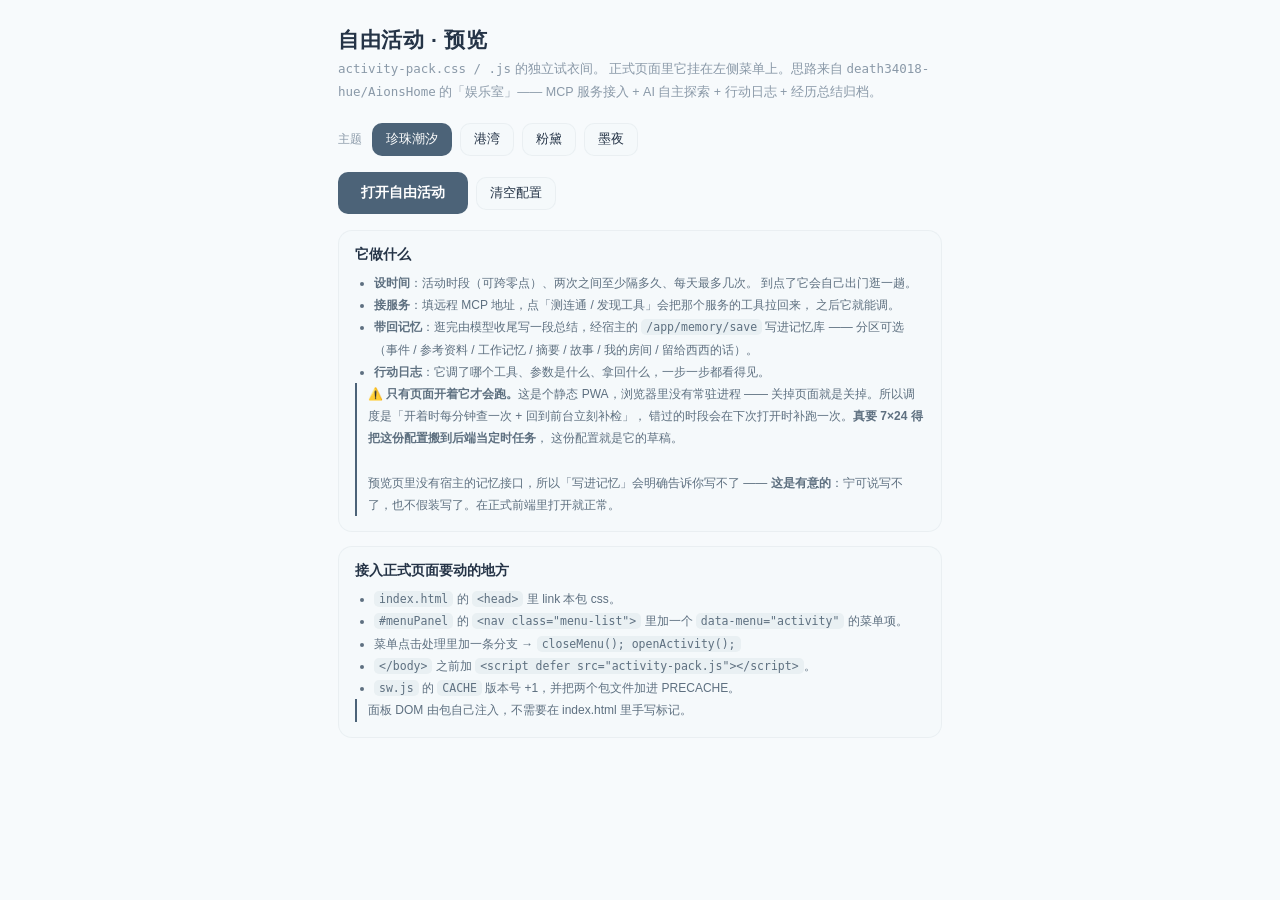
<file: activity-preview.html>
<!DOCTYPE html>
<html lang="zh-CN" data-theme="light">
<head>
<meta charset="utf-8">
<meta name="viewport" content="width=device-width,initial-scale=1,viewport-fit=cover">
<title>自由活动 · 预览（Tidal Echo）</title>
<link rel="stylesheet" href="activity-pack.css">
<style>
/* 四套主题的调色板，原样搬自 index.html —— 预览里的配色就是正式页面的配色 */
:root{
  --ref-width: 941px;
  --font-cn: -apple-system, BlinkMacSystemFont, "PingFang SC", "HarmonyOS Sans SC", "Microsoft YaHei", "Segoe UI", sans-serif;
  --font-en: ui-monospace, SFMono-Regular, "SF Mono", Menlo, Consolas, monospace;
  --ease-soft: cubic-bezier(0.22, 1, 0.36, 1);
  --bg:#F7FAFC; --hairline:rgba(120,142,165,.24);
  --text:#253447; --text-soft:#5E7080; --text-faint:#8A99A8;
  --accent:#4C6378; --accent-fg:#ffffff;
  --field-bg:rgba(247,250,252,.92); --field-line:rgba(151,169,181,.18);
  --card-bg:rgba(244,248,250,.42); --card-line:rgba(150,168,182,.12);
  --seg-track:rgba(140,160,176,.11); --seg-thumb:rgba(255,255,255,.68);
  --seg-thumb-shadow:0 2px 8px rgba(40,60,78,.08);
  --row-press:rgba(140,160,176,.09);
}
:root[data-theme="harbor"]{
  --bg:#F4F2EF; --hairline:rgba(74,93,108,.20);
  --text:#36404B; --text-soft:#5E6B78; --text-faint:#9197A0;
  --accent:#4A5D6C; --field-bg:rgba(244,242,239,.92);
}
:root[data-theme="pink"]{
  --bg:#FFF4F8; --hairline:rgba(212,120,158,.22);
  --text:#4A2B39; --text-soft:#8A5A6E; --text-faint:#B08D9C;
  --accent:#E8558F; --field-bg:rgba(255,255,255,.86); --field-line:rgba(212,120,158,.20);
  --card-bg:rgba(255,255,255,.60); --card-line:rgba(212,120,158,.14);
  --seg-track:rgba(224,150,182,.18); --seg-thumb:rgba(255,255,255,.86);
}
:root[data-theme="dark"]{
  --bg:#0F0F12; --hairline:rgba(255,255,255,.10);
  --text:#EDEDF2; --text-soft:#A8A8B4; --text-faint:#75757F;
  --accent:#C9A9E0; --accent-fg:#17171C;
  --field-bg:rgba(255,255,255,.06); --field-line:rgba(255,255,255,.10);
  --card-bg:rgba(255,255,255,.05); --card-line:rgba(255,255,255,.09);
  --seg-track:rgba(255,255,255,.08); --seg-thumb:rgba(255,255,255,.18);
}
*{ box-sizing:border-box; }
html,body{ height:100%; }
body{ margin:0; background:var(--bg); color:var(--text); font-family:var(--font-cn); -webkit-font-smoothing:antialiased; }
.pv-wrap{ max-width:640px; margin:0 auto; padding:26px 18px 40px; }
.pv-h1{ font-size:21px; font-weight:600; letter-spacing:.03em; margin:0 0 4px; }
.pv-sub{ font-size:12.5px; color:var(--text-faint); line-height:1.8; margin:0 0 20px; }
.pv-row{ display:flex; align-items:center; gap:8px; flex-wrap:wrap; margin-bottom:16px; }
.pv-lab{ font-size:11.5px; color:var(--text-faint); margin-right:2px; }
.pv-btn{
  appearance:none; border:1px solid var(--card-line); background:var(--card-bg);
  color:var(--text); border-radius:10px; padding:7px 13px; font-size:12.5px;
  cursor:pointer; font-family:var(--font-cn);
}
.pv-btn:hover{ border-color:var(--accent); }
.pv-btn.on{ background:var(--accent); color:var(--accent-fg); border-color:transparent; }
.pv-btn.primary{ background:var(--accent); color:var(--accent-fg); border-color:transparent; padding:11px 22px; font-size:13.5px; font-weight:600; }
.pv-card{ border:1px solid var(--card-line); background:var(--card-bg); border-radius:14px; padding:15px 16px; margin-bottom:14px; }
.pv-card h3{ font-size:13.5px; margin:0 0 8px; font-weight:600; }
.pv-card p, .pv-card li{ font-size:12px; line-height:1.85; color:var(--text-soft); margin:0; }
.pv-card ul{ margin:6px 0 0; padding-left:19px; }
.pv-card code{ font-family:var(--font-en); font-size:11.5px; background:var(--seg-track); border-radius:5px; padding:1px 5px; }
.pv-k{ color:var(--text); font-weight:600; }
.pv-note{ font-size:11.5px; line-height:1.8; color:var(--text-faint); border-left:2.5px solid var(--accent); padding-left:11px; margin-top:14px; }
</style>
</head>
<body>

<div class="pv-wrap">
  <h1 class="pv-h1">自由活动 · 预览</h1>
  <p class="pv-sub">
    <code style="font-family:var(--font-en)">activity-pack.css / .js</code> 的独立试衣间。
    正式页面里它挂在左侧菜单上。思路来自
    <code style="font-family:var(--font-en)">death34018-hue/AionsHome</code> 的「娱乐室」——
    MCP 服务接入 + AI 自主探索 + 行动日志 + 经历总结归档。
  </p>

  <div class="pv-row">
    <span class="pv-lab">主题</span>
    <button class="pv-btn on" data-theme="light">珍珠潮汐</button>
    <button class="pv-btn" data-theme="harbor">港湾</button>
    <button class="pv-btn" data-theme="pink">粉黛</button>
    <button class="pv-btn" data-theme="dark">墨夜</button>
  </div>
  <div class="pv-row">
    <button class="pv-btn primary" data-open>打开自由活动</button>
    <button class="pv-btn" data-reset>清空配置</button>
  </div>

  <div class="pv-card">
    <h3>它做什么</h3>
    <ul>
      <li><b>设时间</b>：活动时段（可跨零点）、两次之间至少隔多久、每天最多几次。
          到点了它会自己出门逛一趟。</li>
      <li><b>接服务</b>：填远程 MCP 地址，点「测连通 / 发现工具」会把那个服务的工具拉回来，
          之后它就能调。</li>
      <li><b>带回记忆</b>：逛完由模型收尾写一段总结，经宿主的
          <code>/app/memory/save</code> 写进记忆库 —— 分区可选
          （事件 / 参考资料 / 工作记忆 / 摘要 / 故事 / 我的房间 / 留给西西的话）。</li>
      <li><b>行动日志</b>：它调了哪个工具、参数是什么、拿回什么，一步一步都看得见。</li>
    </ul>
    <p class="pv-note">
      <b>⚠️ 只有页面开着它才会跑。</b>这是个静态 PWA，浏览器里没有常驻进程 ——
      关掉页面就是关掉。所以调度是「开着时每分钟查一次 + 回到前台立刻补检」，
      错过的时段会在下次打开时补跑一次。<b>真要 7×24 得把这份配置搬到后端当定时任务</b>，
      这份配置就是它的草稿。
      <br><br>
      预览页里没有宿主的记忆接口，所以「写进记忆」会明确告诉你写不了 ——
      <b>这是有意的</b>：宁可说写不了，也不假装写了。在正式前端里打开就正常。
    </p>
  </div>

  <div class="pv-card">
    <h3>接入正式页面要动的地方</h3>
    <ul>
      <li><code>index.html</code> 的 <code>&lt;head&gt;</code> 里 link 本包 css。</li>
      <li><code>#menuPanel</code> 的 <code>&lt;nav class="menu-list"&gt;</code> 里加一个 <code>data-menu="activity"</code> 的菜单项。</li>
      <li>菜单点击处理里加一条分支 → <code>closeMenu(); openActivity();</code></li>
      <li><code>&lt;/body&gt;</code> 之前加 <code>&lt;script defer src="activity-pack.js"&gt;&lt;/script&gt;</code>。</li>
      <li><code>sw.js</code> 的 <code>CACHE</code> 版本号 +1，并把两个包文件加进 PRECACHE。</li>
    </ul>
    <p class="pv-note">面板 DOM 由包自己注入，不需要在 index.html 里手写标记。</p>
  </div>
</div>

<script src="activity-pack.js" defer></script>
<script>
/* ⚠️ 选择器必须写 button[data-theme] —— <html> 自身带 data-theme，
   用裸的 "[data-theme]" 配 closest() 会把每一次点击都判成切主题。 */
document.addEventListener("click", (e) => {
  const t = e.target.closest("button[data-theme]");
  if (t){
    document.documentElement.setAttribute("data-theme", t.dataset.theme);
    document.querySelectorAll("button[data-theme]").forEach((b) => b.classList.toggle("on", b === t));
    return;
  }
  if (e.target.closest("[data-open]")){ if (window.openActivity) window.openActivity(); return; }
  if (e.target.closest("[data-reset]")){
    try { localStorage.removeItem("companion_activity"); } catch (_) {}
    if (window.ActivityPanel) { window.ActivityPanel._load(); window.ActivityPanel._render(); }
    return;
  }
});
</script>
</body>
</html>
</file>
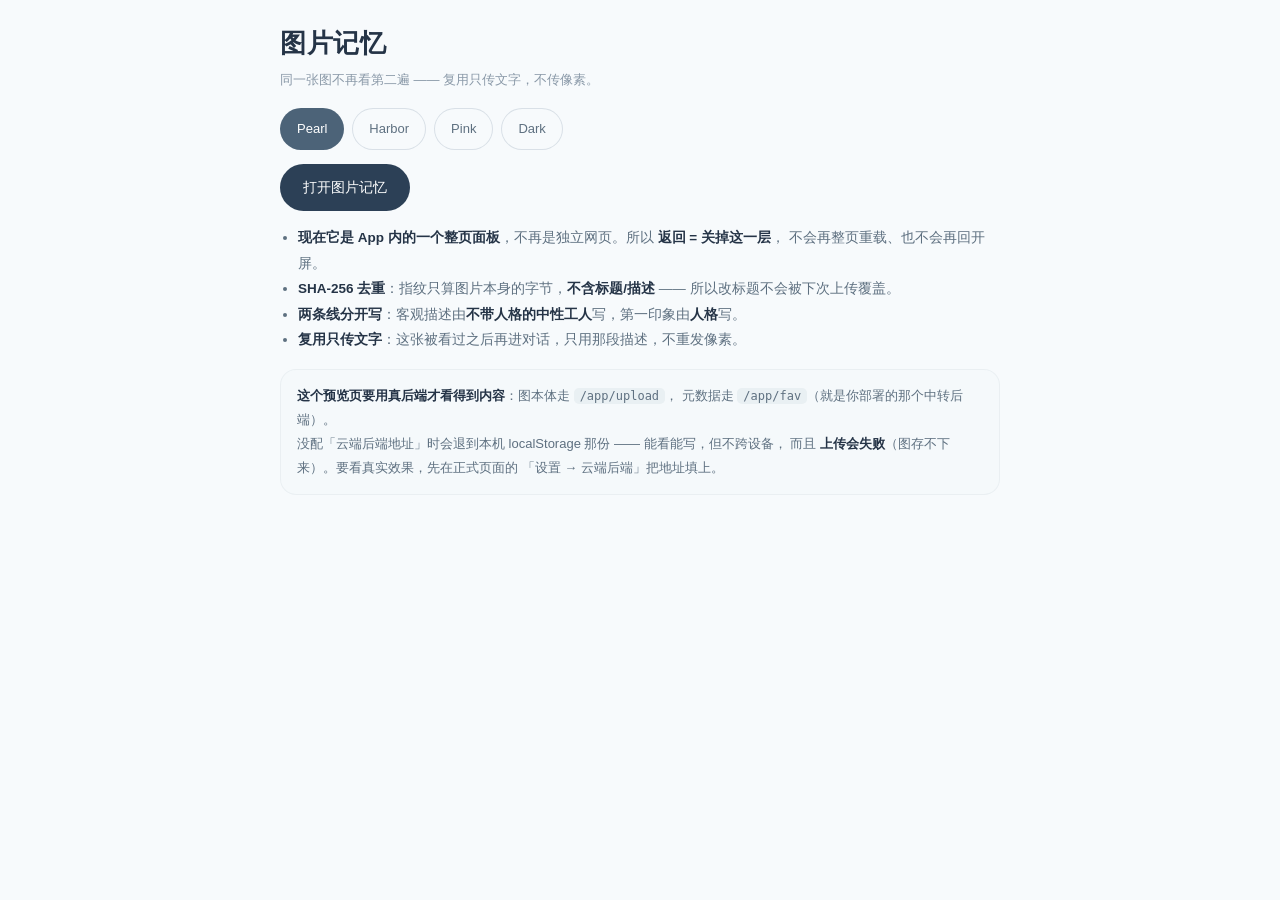
<file: album-preview.html>
<!DOCTYPE html>
<html lang="zh-CN" data-theme="light">
<head>
<meta charset="utf-8">
<meta name="viewport" content="width=device-width,initial-scale=1,viewport-fit=cover">
<title>图片记忆 · 预览（Tidal Echo）</title>

<!-- 本体（与 index.html 引用的是同一份） -->
<link rel="stylesheet" href="album-pack.css">

<style>
/* 四套主题（与宿主 index.html 同一张色板）—— 面板里的颜色全部来自这些变量 */
:root{
  --ref-width: 941px;
  --font-cn: -apple-system, BlinkMacSystemFont, "PingFang SC", "HarmonyOS Sans SC", "Microsoft YaHei", "Segoe UI", sans-serif;
  --font-en: ui-monospace, SFMono-Regular, "SF Mono", Menlo, Consolas, monospace;
  --ease-soft: cubic-bezier(0.22, 1, 0.36, 1);
  --bg: #F7FAFC; --header-bg: #F7FAFC;
  --hairline: rgba(120,142,165,.24);
  --text: #253447; --text-soft: #5E7080; --text-faint: #8A99A8;
  --accent: #4C6378; --accent-fg: #ffffff; --send-bg: #2C4056;
  --field-bg: rgba(247,250,252,.92); --field-line: rgba(151,169,181,.18);
  --shadow: 0 18px 46px rgba(74,93,108,.10);
  --card-bg: rgba(244,248,250,.42); --card-line: rgba(150,168,182,.12);
  --seg-track: rgba(140,160,176,.11);
  --wall-stack: url("chat-light.webp");
  --scrim: linear-gradient(180deg,rgba(255,255,255,.48),rgba(255,255,255,.16) 32%,rgba(255,255,255,.06) 66%,rgba(255,255,255,.30));
}
:root[data-theme="harbor"]{
  --bg:#F4F2EF; --hairline:rgba(74,93,108,.20);
  --text:#36404B; --text-soft:#5E6B78; --text-faint:#9197A0;
  --accent:#4A5D6C; --send-bg:#4A5D6C;
  --field-bg:rgba(244,242,239,.92);
  --wall-stack: url("chat-harbor.webp");
  --scrim: linear-gradient(180deg,rgba(255,255,255,.44),rgba(255,255,255,.12) 34%,rgba(255,255,255,.04) 68%,rgba(255,255,255,.26));
}
:root[data-theme="pink"]{
  --bg:#FFF4F8; --hairline:rgba(212,120,158,.22);
  --text:#4A2B39; --text-soft:#8A5A6E; --text-faint:#B08D9C;
  --accent:#E8558F; --send-bg:#E8558F; --accent-fg:#ffffff;
  --field-bg:rgba(255,255,255,.86); --field-line:rgba(212,120,158,.20);
  --card-bg:rgba(255,255,255,.60); --card-line:rgba(212,120,158,.14);
  --seg-track:rgba(224,150,182,.18);
  --wall-stack: url("chat-pink.png");
  --scrim: linear-gradient(180deg,rgba(255,255,255,.40),rgba(255,255,255,.10) 36%,rgba(255,240,246,.26));
}
:root[data-theme="dark"]{
  --bg:#0F0F12; --hairline:rgba(255,255,255,.10);
  --text:#EDEDF2; --text-soft:#A8A8B4; --text-faint:#75757F;
  --accent:#C9A9E0; --send-bg:#C9A9E0; --accent-fg:#17171C;
  --field-bg:rgba(255,255,255,.06); --field-line:rgba(255,255,255,.10);
  --card-bg:rgba(255,255,255,.05); --card-line:rgba(255,255,255,.09);
  --seg-track:rgba(255,255,255,.08);
  --wall-stack: url("chat-dark.png");
  --scrim: linear-gradient(180deg,rgba(0,0,0,.30),rgba(0,0,0,.12) 40%,rgba(0,0,0,.35));
}

/* ── 预览外壳 ── */
*{ box-sizing:border-box; -webkit-tap-highlight-color:transparent; }
html,body{ margin:0; padding:0; }
body{
  background-color:var(--bg); color:var(--text); font-family:var(--font-cn);
  font-size:15px; line-height:1.65; -webkit-font-smoothing:antialiased; min-height:100vh;
}
.pv{ max-width:760px; margin:0 auto; padding:calc(env(safe-area-inset-top) + 22px) 20px 60px; }
.pv h1{ font-size:26px; margin:0 0 4px; letter-spacing:.02em; }
.pv .sub{ color:var(--text-faint); font-size:13px; margin:0 0 18px; }
.pv .row{ display:flex; gap:8px; flex-wrap:wrap; margin-bottom:14px; }
.pv button{
  font:inherit; font-size:13px; padding:9px 16px; border-radius:999px; cursor:pointer;
  border:1px solid var(--hairline); background:var(--field-bg); color:var(--text-soft);
}
.pv button.on{ background:var(--accent); color:var(--accent-fg); border-color:transparent; }
.pv .go{ background:var(--send-bg); color:var(--accent-fg); border-color:transparent; font-size:14px; padding:11px 22px; }
.pv ul{ margin:0 0 16px 18px; padding:0; font-size:13.5px; line-height:1.9; color:var(--text-soft); }
.pv li b{ color:var(--text); }
.pv .box{
  border:1px solid var(--card-line); background:var(--card-bg); border-radius:16px;
  padding:14px 16px; margin-bottom:14px; font-size:13px; line-height:1.85; color:var(--text-soft);
}
.pv .box b{ color:var(--text); }
.pv code{ background:var(--seg-track); border-radius:5px; padding:1px 6px; font-size:12px; }
</style>
</head>
<body>
<div class="pv">
  <h1>图片记忆</h1>
  <div class="sub">同一张图不再看第二遍 —— 复用只传文字，不传像素。</div>

  <div class="row">
    <button data-theme="light" class="on">Pearl</button>
    <button data-theme="harbor">Harbor</button>
    <button data-theme="pink">Pink</button>
    <button data-theme="dark">Dark</button>
  </div>
  <div class="row">
    <button class="go" data-open>打开图片记忆</button>
  </div>

  <ul>
    <li><b>现在它是 App 内的一个整页面板</b>，不再是独立网页。所以 <b>返回 = 关掉这一层</b>，
      不会再整页重载、也不会再回开屏。</li>
    <li><b>SHA-256 去重</b>：指纹只算图片本身的字节，<b>不含标题/描述</b> ——
      所以改标题不会被下次上传覆盖。</li>
    <li><b>两条线分开写</b>：客观描述由<b>不带人格的中性工人</b>写，第一印象由<b>人格</b>写。</li>
    <li><b>复用只传文字</b>：这张被看过之后再进对话，只用那段描述，不重发像素。</li>
  </ul>

  <div class="box">
    <b>这个预览页要用真后端才看得到内容</b>：图本体走 <code>/app/upload</code>，
    元数据走 <code>/app/fav</code>（就是你部署的那个中转后端）。<br>
    没配「云端后端地址」时会退到本机 localStorage 那份 —— 能看能写，但不跨设备，
    而且 <b>上传会失败</b>（图存不下来）。要看真实效果，先在正式页面的
    「设置 → 云端后端」把地址填上。
  </div>
</div>

<script src="media-store.js"></script>
<script src="album-pack.js"></script>
<script>
document.addEventListener("click", (e) => {
  const t = e.target.closest("button[data-theme]");
  if (t) {
    document.documentElement.setAttribute("data-theme", t.dataset.theme);
    document.querySelectorAll("button[data-theme]").forEach((b) => b.classList.toggle("on", b === t));
    return;
  }
  if (e.target.closest("[data-open]")) { if (window.openAlbum) window.openAlbum(); return; }
});
</script>
</body>
</html>
</file>
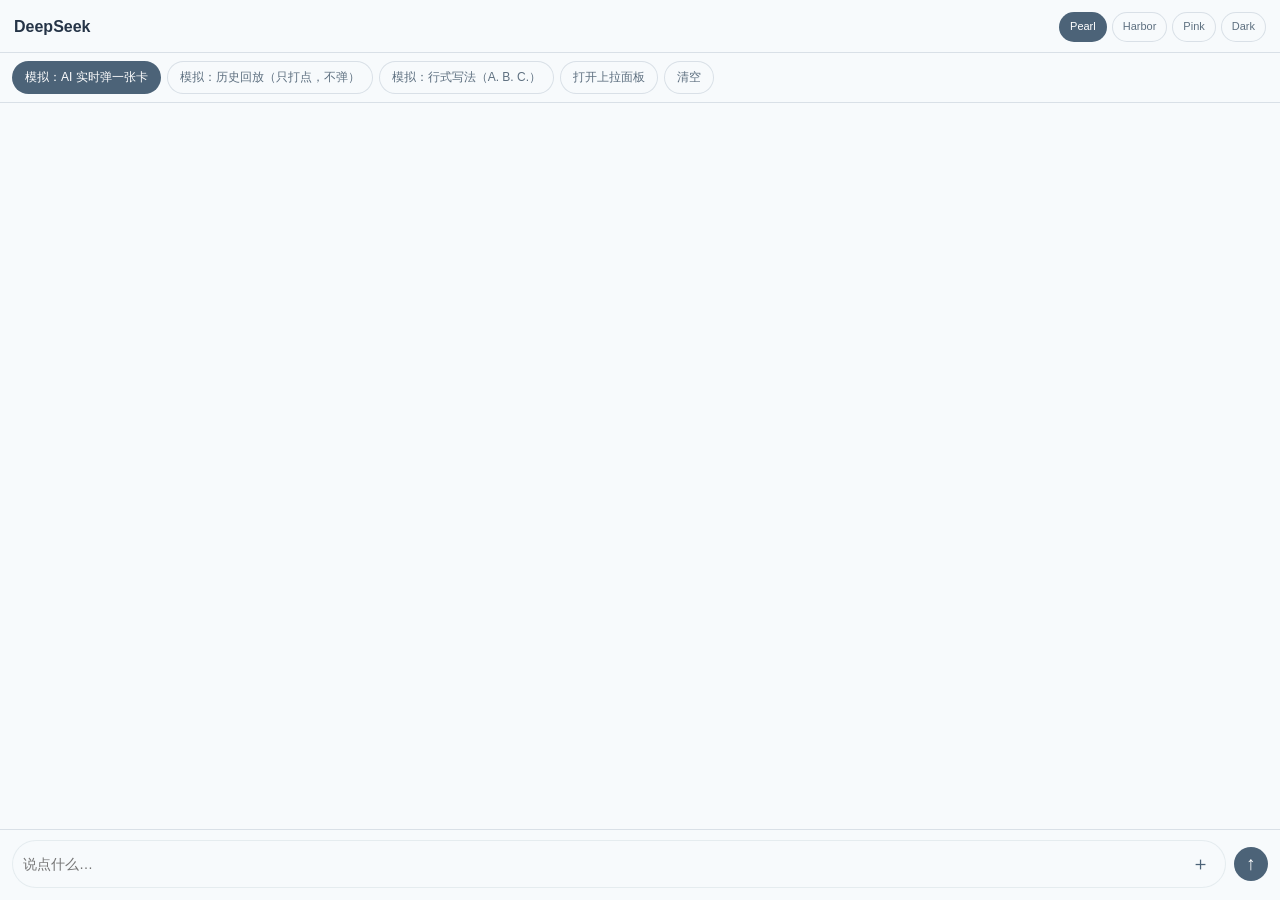
<file: choice-preview.html>
<!DOCTYPE html>
<html lang="zh-CN" data-theme="light">
<head>
<meta charset="utf-8">
<meta name="viewport" content="width=device-width,initial-scale=1,viewport-fit=cover">
<title>选项卡 · 预览（Tidal Echo）</title>

<link rel="stylesheet" href="choice-pack.css">

<style>
:root{
  --font-cn: -apple-system, BlinkMacSystemFont, "PingFang SC", "HarmonyOS Sans SC", "Microsoft YaHei", "Segoe UI", sans-serif;
  --ease-soft: cubic-bezier(0.22, 1, 0.36, 1);
  --bg: #F7FAFC; --hairline: rgba(120,142,165,.24);
  --text: #253447; --text-soft: #5E7080; --text-faint: #8A99A8;
  --accent: #4C6378; --accent-fg: #ffffff;
  --field-bg: rgba(247,250,252,.92); --field-line: rgba(151,169,181,.18);
  --row-press: rgba(140,160,176,.12);
  --seg-track: rgba(140,160,176,.11);
  --danger: #b06a6f;
}
:root[data-theme="harbor"]{
  --bg:#F4F2EF; --hairline:rgba(74,93,108,.20);
  --text:#36404B; --text-soft:#5E6B78; --text-faint:#9197A0;
  --accent:#4A5D6C; --field-bg:rgba(244,242,239,.92);
}
:root[data-theme="pink"]{
  --bg:#FFF4F8; --hairline:rgba(212,120,158,.22);
  --text:#4A2B39; --text-soft:#8A5A6E; --text-faint:#B08D9C;
  --accent:#E8558F; --field-bg:rgba(255,255,255,.86); --field-line:rgba(212,120,158,.20);
  --row-press:rgba(224,150,182,.16); --seg-track:rgba(224,150,182,.18);
}
:root[data-theme="dark"]{
  --bg:#0F0F12; --hairline:rgba(255,255,255,.10);
  --text:#EDEDF2; --text-soft:#A8A8B4; --text-faint:#75757F;
  --accent:#C9A9E0; --accent-fg:#17171C;
  --field-bg:rgba(255,255,255,.06); --field-line:rgba(255,255,255,.10);
  --row-press:rgba(255,255,255,.10); --seg-track:rgba(255,255,255,.08);
}
*{ box-sizing:border-box; -webkit-tap-highlight-color:transparent; }
html,body{ margin:0; height:100%; }
body{ background:var(--bg); color:var(--text); font-family:var(--font-cn); font-size:15px;
  line-height:1.6; -webkit-font-smoothing:antialiased; display:flex; flex-direction:column; }

/* 迷你聊天壳：只为让卡片有个真实的底 */
.head{ flex:0 0 auto; display:flex; align-items:center; gap:9px; padding:12px 14px 10px; border-bottom:1px solid var(--hairline); }
.head b{ font-size:16px; }
.head .pvrow{ margin-left:auto; display:flex; gap:5px; }
.head button{ font:inherit; font-size:11px; padding:5px 10px; border-radius:999px; cursor:pointer;
  border:1px solid var(--hairline); background:var(--field-bg); color:var(--text-soft); }
.head button.on{ background:var(--accent); color:var(--accent-fg); border-color:transparent; }
.scroll{ flex:1 1 auto; min-height:0; overflow-y:auto; padding:14px; display:flex; flex-direction:column; gap:10px; }
.row{ display:flex; }
.row.human{ justify-content:flex-end; }
.bubble{ max-width:78%; padding:9px 13px; border-radius:16px; font-size:14.5px; line-height:1.65;
  background:var(--field-bg); border:1px solid var(--field-line); word-break:break-word; }
.row.human .bubble{ background:var(--accent); color:var(--accent-fg); border-color:transparent; }
.composer{ flex:0 0 auto; display:flex; align-items:center; gap:8px; padding:10px 12px calc(12px + env(safe-area-inset-bottom));
  border-top:1px solid var(--hairline); background:var(--bg); }
.composer .field{ flex:1 1 auto; display:flex; align-items:center; gap:6px;
  background:var(--field-bg); border:1px solid var(--field-line); border-radius:999px; padding:6px 8px; }
.composer input{ flex:1 1 auto; border:none; outline:none; background:transparent; font:inherit; font-size:14px; color:var(--text); }
.composer .ic{ width:34px; height:34px; border-radius:50%; border:none; cursor:pointer; background:transparent;
  color:var(--accent); font-size:19px; display:grid; place-items:center; }
.composer .send{ background:var(--accent); color:var(--accent-fg); }

/* 上拉面板：照抄宿主的类名与结构，只为让包能插进去 */
.csheet{ position:fixed; inset:0; z-index:200; }
.csheet.hidden{ display:none !important; }
.csheet-scrim{ position:absolute; inset:0; background:rgba(20,28,38,.30); }
.csheet-body{ position:absolute; left:0; right:0; bottom:0; max-height:78%; overflow:auto;
  background:var(--bg); border-radius:20px 20px 0 0; border-top:1px solid var(--hairline);
  padding:8px 0 14px; box-shadow:0 -10px 40px rgba(30,44,60,.18); }
.csheet-head{ display:flex; align-items:center; gap:10px; padding:6px 14px 2px; font-size:13.5px; }
.csheet-head #csClose{ margin-left:auto; border:none; background:transparent; font-size:16px; cursor:pointer; color:var(--text-soft); }
.cs-view{ padding:6px 14px 14px; }
.cs-view.hidden{ display:none; }
.cs-grid{ display:grid; grid-template-columns:repeat(4,1fr); gap:6px 4px; padding:8px 2px 4px; }
.cs-item{ appearance:none; border:none; background:transparent; display:flex; flex-direction:column;
  align-items:center; gap:8px; padding:10px 2px; border-radius:14px; cursor:pointer;
  color:var(--text-soft); font-size:11.5px; line-height:1.2; }
.cs-item i{ font-style:normal; width:48px; height:48px; border-radius:14px; display:grid; place-items:center;
  background:var(--field-bg); border:1px solid var(--field-line); color:var(--accent); }
.cs-item i svg{ width:24px; height:24px; }
.cs-note{ margin:4px 2px 0; padding:9px 11px; border-radius:11px; background:var(--field-bg);
  border:1px solid var(--field-line); color:var(--text-soft); font-size:12px; line-height:1.6; }
.cs-note b{ color:var(--text); }
#chToast{ position:fixed; left:50%; bottom:96px; transform:translateX(-50%); z-index:260;
  background:rgba(30,44,60,.92); color:#fff; font-size:12.5px; padding:8px 16px; border-radius:999px;
  opacity:0; transition:opacity .2s; pointer-events:none; }
#chToast.on{ opacity:1; }
.pvbar{ flex:0 0 auto; display:flex; gap:6px; flex-wrap:wrap; padding:8px 12px; border-bottom:1px solid var(--hairline); }
.pvbar button{ font:inherit; font-size:12px; padding:6px 12px; border-radius:999px; cursor:pointer;
  border:1px solid var(--hairline); background:var(--field-bg); color:var(--text-soft); }
.pvbar button.pri{ background:var(--accent); color:var(--accent-fg); border-color:transparent; }
</style>
</head>
<body>

<div class="head">
  <b>DeepSeek</b>
  <div class="pvrow">
    <button data-theme="light" class="on">Pearl</button>
    <button data-theme="harbor">Harbor</button>
    <button data-theme="pink">Pink</button>
    <button data-theme="dark">Dark</button>
  </div>
</div>

<div class="pvbar">
  <button class="pri" data-sim="live">模拟：AI 实时弹一张卡</button>
  <button data-sim="hist">模拟：历史回放（只打点，不弹）</button>
  <button data-sim="line">模拟：行式写法（A. B. C.）</button>
  <button data-sim="sheet">打开上拉面板</button>
  <button data-sim="reset">清空</button>
</div>

<div class="scroll" id="scroll"></div>

<div class="composer">
  <div class="field">
    <input id="input" type="text" placeholder="说点什么…">
    <button class="ic" id="csOpenBtn" aria-label="更多">＋</button>
  </div>
  <button class="ic send" id="sendBtn" aria-label="发送">↑</button>
</div>

<div class="csheet hidden" id="cSheet" role="dialog">
  <div class="csheet-scrim" id="csScrim"></div>
  <div class="csheet-body" id="csBody">
    <div class="csheet-head"><span id="csTitle">更多</span><button id="csClose">✕</button></div>
    <div class="cs-view" id="csMain">
      <div class="cs-grid">
        <button class="cs-item" data-cs="clip"><i><svg viewBox="0 0 24 24" fill="none" stroke="currentColor" stroke-width="1.6" stroke-linecap="round"><rect x="3" y="4" width="18" height="16" rx="3"/><circle cx="8.6" cy="9.6" r="1.6"/><path d="M3.6 17.2l4.3-4.3a1.7 1.7 0 0 1 2.4 0l4.7 4.7"/></svg></i><span>相册 / 文件</span></button>
        <button class="cs-item" data-cs="image"><i><svg viewBox="0 0 24 24" fill="none" stroke="currentColor" stroke-width="1.6" stroke-linecap="round"><path d="M12 3.6l1.6 4.3 4.3 1.6-4.3 1.6L12 15.4l-1.6-4.3L6.1 9.5l4.3-1.6z"/></svg></i><span>生图</span></button>
        <button class="cs-item" data-cs="at"><i><svg viewBox="0 0 24 24" fill="none" stroke="currentColor" stroke-width="1.6" stroke-linecap="round"><circle cx="12" cy="12" r="8.5"/><path d="M12 7.5V12l3 1.8"/></svg></i><span>主动消息</span></button>
        <button class="cs-item" data-cs="poke"><i><svg viewBox="0 0 24 24" fill="none" stroke="currentColor" stroke-width="1.6" stroke-linecap="round"><path d="M9 11V5.6a1.6 1.6 0 0 1 3.2 0V11"/><path d="M12.2 10.6V4.9a1.6 1.6 0 0 1 3.2 0v5.7"/></svg></i><span>戳一戳</span></button>
        <button class="cs-item" data-cs="quick"><i><svg viewBox="0 0 24 24" fill="none" stroke="currentColor" stroke-width="1.6" stroke-linecap="round"><path d="M5 7h14"/><path d="M5 12h14"/><path d="M5 17h9"/></svg></i><span>快捷设置</span></button>
      </div>
      <div class="cs-note" id="csHint">把你正在打的字往上拉，或者点输入框右边那个 ＋ —— 都打开这里。</div>
    </div>
  </div>
</div>

<div id="chToast"></div>

<script src="media-store.js"></script>
<script>
/* ── 宿主替身：预览页里只补包真正会碰的那几个名字 ─────────────────────
   renderText / setMessage / onMessage / showToast / csClose 一定要有，
   否则包会以为「宿主没准备好」而放弃挂载。 */
const CONFIG = { AI_NAME: "DeepSeek" };
const AI_NAME = CONFIG.AI_NAME;
function showToast(m){
  const t = document.getElementById("chToast");
  t.textContent = m; t.classList.add("on");
  clearTimeout(t._t); t._t = setTimeout(() => t.classList.remove("on"), 2000);
}
function csClose(){ document.getElementById("cSheet").classList.add("hidden"); }
function csOpen(){ document.getElementById("cSheet").classList.remove("hidden"); }
function appUrl(p){ return p; }
function authHeaders(){ return {}; }
function isImageRequest(t){ return /^\s*\/(img|draw|画图|生图)\b/i.test(String(t || "")); }

let mid = 0;
const seen = [];
function renderText(t){ return String(t == null ? "" : t).replace(/[&<>]/g, (c) => ({ "&": "&amp;", "<": "&lt;", ">": "&gt;" }[c])).replace(/\n/g, "<br>"); }
function setMessage(raw){
  const m = Object.assign({ id: ++mid }, raw);
  seen.push(m);
  const sc = document.getElementById("scroll");
  const row = document.createElement("div");
  row.className = "row " + (m.from === "human" ? "human" : "ai");
  row.dataset.id = m.id;
  row.innerHTML = '<div class="bubble">' + (m.text ? renderText(m.text) : "") + "</div>";
  sc.appendChild(row);
  sc.scrollTop = sc.scrollHeight;
  return m;
}
function onMessage(m){ return setMessage(m); }

/* 设置接口替身：拿本机这份顶掉 /app/settings，好让开关真的能读写人设 */
let sysPrompt = "你叫 DeepSeek。"
  + "\n\n<<<room:core>>>\n【人格核】这是一个别的 pack 写进来的块，摘你自己的段落时不许碰它。\n<<<room:end>>>";
window.fetch = function (url, init){
  const u = String(url || "");
  const j = (o) => Promise.resolve({ ok: true, status: 200, json: () => Promise.resolve(o) });
  if (u.indexOf("/app/settings") >= 0){
    if ((init && init.method) === "PUT"){
      try { sysPrompt = JSON.parse(init.body).system_prompt; } catch (_) { }
    }
    return j({ ok: true, settings: { system_prompt: sysPrompt } });
  }
  return j({ ok: true });
};
window.__sys = () => sysPrompt;
document.getElementById("csOpenBtn").addEventListener("click", () => csOpen());
document.getElementById("csScrim").addEventListener("click", csClose);
document.getElementById("csClose").addEventListener("click", csClose);
document.getElementById("sendBtn").addEventListener("click", () => {
  const i = document.getElementById("input");
  const v = i.value.trim(); if (!v) return;
  i.value = "";
  onMessage({ from: "human", text: v });
});
document.getElementById("input").addEventListener("keydown", (e) => {
  if (e.key === "Enter") document.getElementById("sendBtn").click();
});
document.addEventListener("click", (e) => {
  const t = e.target.closest("button[data-theme]");
  if (t){
    document.documentElement.setAttribute("data-theme", t.dataset.theme);
    document.querySelectorAll("button[data-theme]").forEach((b) => b.classList.toggle("on", b === t));
    return;
  }
  const s = e.target.closest("[data-sim]");
  if (!s) return;
  const what = s.dataset.sim;
  if (what === "sheet"){ csOpen(); return; }
  if (what === "reset"){
    document.getElementById("scroll").innerHTML = "";
    localStorage.removeItem("companion_choice_done");
    if (window.ChoicePack) window.ChoicePack.preset(null);
    return;
  }
  if (what === "live"){
    showToast("走实时路径（onMessage）—— 应该自动弹出卡片");
    onMessage({ from: "ai", kind: "chat", text:
      "我盯着这张测试卡看了半天。\n<<<choice>>>\n{\"q\":\"这张测试卡现在看起来怎么样？\",\"opts\":[\"排版终于没有偷偷滑下去\",\"差两像素也会让飞鼠皱眉\",\"卡片没坏，是文案欠调教\",\"把黑猫当测试数据生成器\"]}\n<<<choice:end>>>" });
    return;
  }
  if (what === "hist"){
    showToast("走历史路径（setMessage）—— 不该自动弹，只在 ＋ 上打点");
    setMessage({ from: "ai", kind: "chat", text:
      "顺手再问一句。\n<<<choice>>>\n{\"q\":\"要不要我把这套卡片的间距也一起调了？\",\"opts\":[\"调，顺手的事\",\"先别动，稳一版\"]}\n<<<choice:end>>>" });
    return;
  }
  if (what === "line"){
    showToast("行式写法也认（A. / 1. / - 开头的行都算选项）");
    onMessage({ from: "ai", kind: "chat", text:
      "换个写法试试。\n<<<choice:今晚怎么安排>>>\nA. 先把选项卡的样式收一收\nB. 去把朋友圈那条回复处理掉\n2. 什么都不干，早点睡\n<<<choice:end>>>" });
    return;
  }
});
</script>
<script src="choice-pack.js"></script>
</body>
</html>
</file>
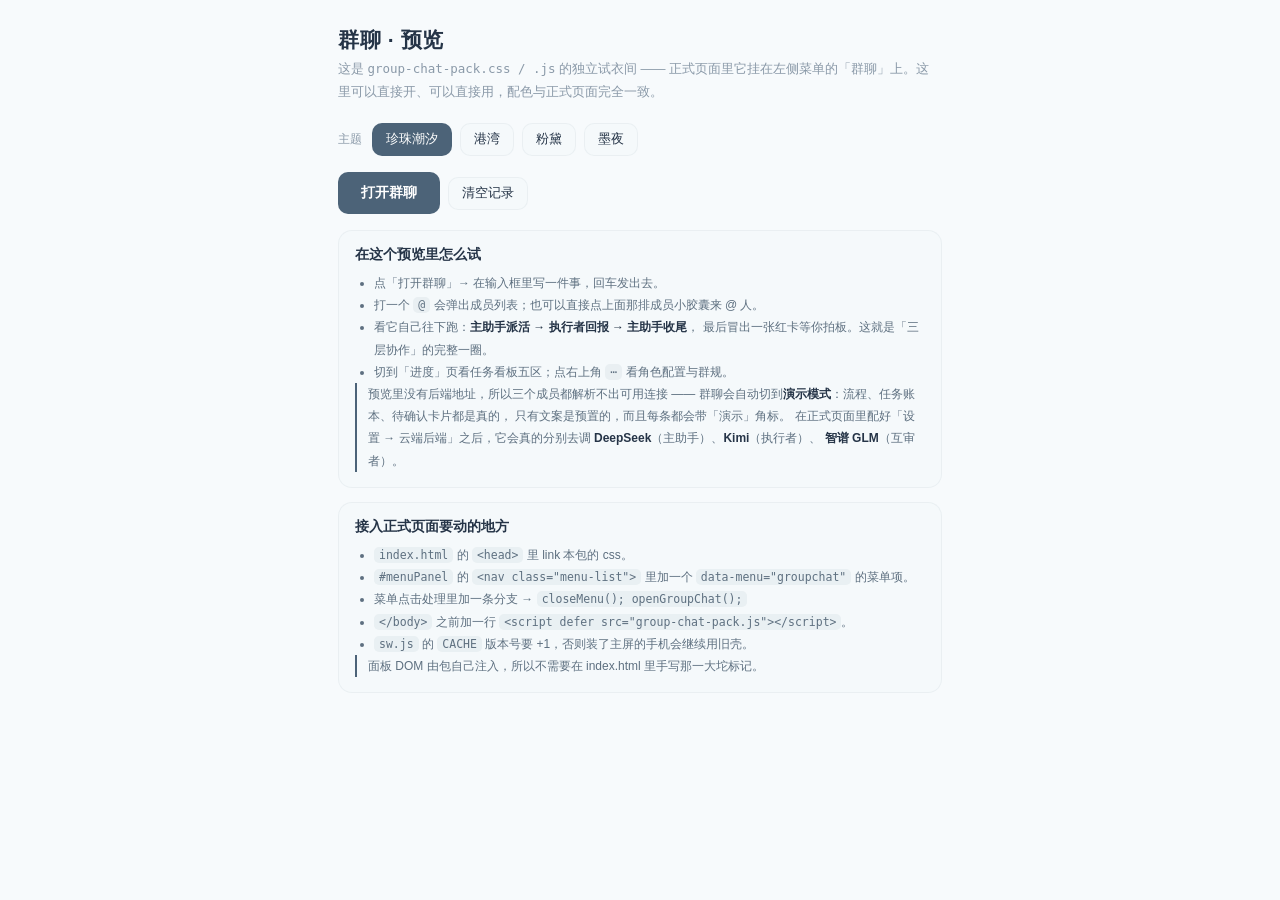
<file: group-chat-preview.html>
<!DOCTYPE html>
<html lang="zh-CN" data-theme="light">
<head>
<meta charset="utf-8">
<meta name="viewport" content="width=device-width,initial-scale=1,viewport-fit=cover">
<title>群聊 · 预览（Tidal Echo）</title>

<!-- 群聊包本体（与 index.html 引用的是同一份） -->
<link rel="stylesheet" href="group-chat-pack.css">

<style>
/* ── 四套主题的调色板，原样搬自 index.html（:root 与 data-theme 选择器）──
   这样预览里看到的配色就是正式页面里的配色，不是近似值。 */
:root{
  --ref-width: 941px;
  --font-cn: -apple-system, BlinkMacSystemFont, "PingFang SC", "HarmonyOS Sans SC", "Microsoft YaHei", "Segoe UI", sans-serif;
  --font-en: ui-monospace, SFMono-Regular, "SF Mono", Menlo, Consolas, monospace;
  --ease-soft: cubic-bezier(0.22, 1, 0.36, 1);
  --wall-default: none;
  --bg: #F7FAFC; --header-bg: #F7FAFC;
  --hairline: rgba(120,142,165,.24);
  --text: #253447; --text-soft: #5E7080; --text-faint: #8A99A8;
  --bubble-ai-bg: #ECEEF3; --bubble-ai-fg: #253447; --bubble-ai-line: transparent;
  --bubble-human-bg: #DFE5EE; --bubble-human-fg: #253447; --bubble-human-line: transparent;
  --accent: #4C6378; --send-bg: #2C4056; --tick: #7E93A4; --accent-fg: #ffffff;
  --composer-bg: #EEF4FA;
  --field-bg: rgba(247,250,252,.92); --field-line: rgba(151,169,181,.18);
  --shadow: 0 18px 46px rgba(74,93,108,.10);
  --soft-shadow: 0 14px 34px rgba(86,104,118,.08);
  --card-bg: rgba(244,248,250,.42); --card-line: rgba(150,168,182,.12);
  --card-shadow: 0 10px 28px rgba(70,92,108,.05);
  --seg-track: rgba(140,160,176,.11); --seg-thumb: rgba(255,255,255,.68);
  --seg-thumb-shadow: 0 2px 8px rgba(40,60,78,.08);
  --row-press: rgba(140,160,176,.09);
  --info-ring: rgba(143,162,176,.38);
}
:root[data-theme="harbor"]{
  --bg:#F4F2EF; --header-bg:#F4F2EF;
  --hairline:rgba(74,93,108,.20);
  --text:#36404B; --text-soft:#5E6B78; --text-faint:#9197A0;
  --bubble-ai-bg:#EAE6E4; --bubble-human-bg:#E1E0E3;
  --accent:#4A5D6C; --send-bg:#4A5D6C; --tick:#7E8E9C;
  --composer-bg:#EFEBE8; --field-bg:rgba(244,242,239,.92);
}
:root[data-theme="pink"]{
  --bg:#FFF4F8; --header-bg:#FFF4F8;
  --hairline:rgba(212,120,158,.22);
  --text:#4A2B39; --text-soft:#8A5A6E; --text-faint:#B08D9C;
  --bubble-human-bg:#E8558F; --bubble-human-fg:#FFFFFF;
  --bubble-ai-bg:#FFFFFF; --bubble-ai-fg:#6B3348;
  --accent:#E8558F; --send-bg:#E8558F; --tick:#E58BAE;
  --composer-bg:#FDE9F1; --field-bg:rgba(255,255,255,.86);
  --field-line:rgba(212,120,158,.20);
  --card-bg:rgba(255,255,255,.60); --card-line:rgba(212,120,158,.14);
  --seg-track:rgba(224,150,182,.18); --seg-thumb:rgba(255,255,255,.86);
  --row-press:rgba(224,150,182,.14);
  --shadow:0 18px 46px rgba(180,100,140,.12);
}
:root[data-theme="dark"]{
  --bg:#0F0F12; --header-bg:#0F0F12;
  --hairline:rgba(255,255,255,.10);
  --text:#EDEDF2; --text-soft:#A8A8B4; --text-faint:#75757F;
  --bubble-human-bg:#E7E3EC; --bubble-human-fg:#1A1A1F;
  --bubble-ai-bg:#26262E; --bubble-ai-fg:#E8E8EE;
  --accent:#C9A9E0; --send-bg:#C9A9E0; --tick:#8E8E9C; --accent-fg:#17171C;
  --composer-bg:#17171C; --field-bg:rgba(255,255,255,.06);
  --field-line:rgba(255,255,255,.10);
  --card-bg:rgba(255,255,255,.05); --card-line:rgba(255,255,255,.09);
  --seg-track:rgba(255,255,255,.08); --seg-thumb:rgba(255,255,255,.18);
  --row-press:rgba(255,255,255,.07);
  --shadow:0 18px 46px rgba(0,0,0,.45);
}

/* ── 预览外壳 ───────────────────────────────────────────────────────── */
*{ box-sizing:border-box; }
html,body{ height:100%; }
body{
  margin:0; background:var(--bg); color:var(--text);
  font-family:var(--font-cn);
  -webkit-font-smoothing:antialiased;
}
.pv-wrap{ max-width:640px; margin:0 auto; padding:26px 18px 40px; }
.pv-h1{ font-size:21px; font-weight:600; letter-spacing:.03em; margin:0 0 4px; }
.pv-sub{ font-size:12.5px; color:var(--text-faint); line-height:1.8; margin:0 0 20px; }
.pv-row{ display:flex; align-items:center; gap:8px; flex-wrap:wrap; margin-bottom:16px; }
.pv-lab{ font-size:11.5px; color:var(--text-faint); margin-right:2px; }
.pv-btn{
  appearance:none; border:1px solid var(--card-line); background:var(--card-bg);
  color:var(--text); border-radius:10px; padding:7px 13px; font-size:12.5px;
  cursor:pointer; font-family:var(--font-cn);
  transition:border-color .2s ease, transform .16s var(--ease-soft);
}
.pv-btn:hover{ border-color:var(--accent); }
.pv-btn:active{ transform:scale(.97); }
.pv-btn.on{ background:var(--accent); color:var(--accent-fg); border-color:transparent; }
.pv-btn.primary{ background:var(--accent); color:var(--accent-fg); border-color:transparent; padding:11px 22px; font-size:13.5px; font-weight:600; }
.pv-card{
  border:1px solid var(--card-line); background:var(--card-bg);
  border-radius:14px; padding:15px 16px; margin-bottom:14px;
}
.pv-card h3{ font-size:13.5px; margin:0 0 8px; font-weight:600; }
.pv-card p, .pv-card li{ font-size:12px; line-height:1.85; color:var(--text-soft); margin:0; }
.pv-card ul{ margin:6px 0 0; padding-left:19px; }
.pv-card code{
  font-family:var(--font-en); font-size:11.5px;
  background:var(--seg-track); border-radius:5px; padding:1px 5px;
}
.pv-k{ color:var(--text); font-weight:600; }
.pv-note{
  font-size:11.5px; line-height:1.8; color:var(--text-faint);
  border-left:2.5px solid var(--accent); padding-left:11px; margin-top:14px;
}
</style>
</head>
<body>

<div class="pv-wrap">
  <h1 class="pv-h1">群聊 · 预览</h1>
  <p class="pv-sub">
    这是 <code style="font-family:var(--font-en)">group-chat-pack.css / .js</code> 的独立试衣间 ——
    正式页面里它挂在左侧菜单的「群聊」上。这里可以直接开、可以直接用，配色与正式页面完全一致。
  </p>

  <div class="pv-row">
    <span class="pv-lab">主题</span>
    <button class="pv-btn on" data-theme="light">珍珠潮汐</button>
    <button class="pv-btn" data-theme="harbor">港湾</button>
    <button class="pv-btn" data-theme="pink">粉黛</button>
    <button class="pv-btn" data-theme="dark">墨夜</button>
  </div>

  <div class="pv-row">
    <button class="pv-btn primary" data-open>打开群聊</button>
    <button class="pv-btn" data-reset>清空记录</button>
  </div>

  <div class="pv-card">
    <h3>在这个预览里怎么试</h3>
    <ul>
      <li>点「打开群聊」→ 在输入框里写一件事，回车发出去。</li>
      <li>打一个 <code>@</code> 会弹出成员列表；也可以直接点上面那排成员小胶囊来 @ 人。</li>
      <li>看它自己往下跑：<span class="pv-k">主助手派活 → 执行者回报 → 主助手收尾</span>，
          最后冒出一张红卡等你拍板。这就是「三层协作」的完整一圈。</li>
      <li>切到「进度」页看任务看板五区；点右上角 <code>⋯</code> 看角色配置与群规。</li>
    </ul>
    <p class="pv-note">
      预览里没有后端地址，所以三个成员都解析不出可用连接 ——
      群聊会自动切到<span class="pv-k">演示模式</span>：流程、任务账本、待确认卡片都是真的，
      只有文案是预置的，而且每条都会带「演示」角标。
      在正式页面里配好「设置 → 云端后端」之后，它会真的分别去调
      <span class="pv-k">DeepSeek</span>（主助手）、<span class="pv-k">Kimi</span>（执行者）、
      <span class="pv-k">智谱 GLM</span>（互审者）。
    </p>
  </div>

  <div class="pv-card">
    <h3>接入正式页面要动的地方</h3>
    <ul>
      <li><code>index.html</code> 的 <code>&lt;head&gt;</code> 里 link 本包的 css。</li>
      <li><code>#menuPanel</code> 的 <code>&lt;nav class="menu-list"&gt;</code> 里加一个 <code>data-menu="groupchat"</code> 的菜单项。</li>
      <li>菜单点击处理里加一条分支 → <code>closeMenu(); openGroupChat();</code></li>
      <li><code>&lt;/body&gt;</code> 之前加一行 <code>&lt;script defer src="group-chat-pack.js"&gt;&lt;/script&gt;</code>。</li>
      <li><code>sw.js</code> 的 <code>CACHE</code> 版本号要 +1，否则装了主屏的手机会继续用旧壳。</li>
    </ul>
    <p class="pv-note">面板 DOM 由包自己注入，所以不需要在 index.html 里手写那一大坨标记。</p>
  </div>
</div>

<script src="group-chat-pack.js" defer></script>
<script>
/* 预览外壳的小交互：主题切换 / 打开 / 清空
   ⚠️ 选择器必须写成 button[data-theme] —— <html> 自身就带 data-theme，
      用裸的 "[data-theme]" 配 closest() 会把**每一次点击**都判成切主题，
      于是「打开群聊」永远点不动（这个坑是冒烟测试抓出来的）。 */
document.addEventListener("click", (e) => {
  const t = e.target.closest("button[data-theme]");
  if (t){
    document.documentElement.setAttribute("data-theme", t.dataset.theme);
    document.querySelectorAll("button[data-theme]").forEach((b) => b.classList.toggle("on", b === t));
    return;
  }
  if (e.target.closest("[data-open]")){ if (window.openGroupChat) window.openGroupChat(); return; }
  if (e.target.closest("[data-reset]")){
    if (window.GroupChat) { window.GroupChat.reset(); if (window.openGroupChat) window.openGroupChat(); }
    return;
  }
});
</script>
</body>
</html>
</file>
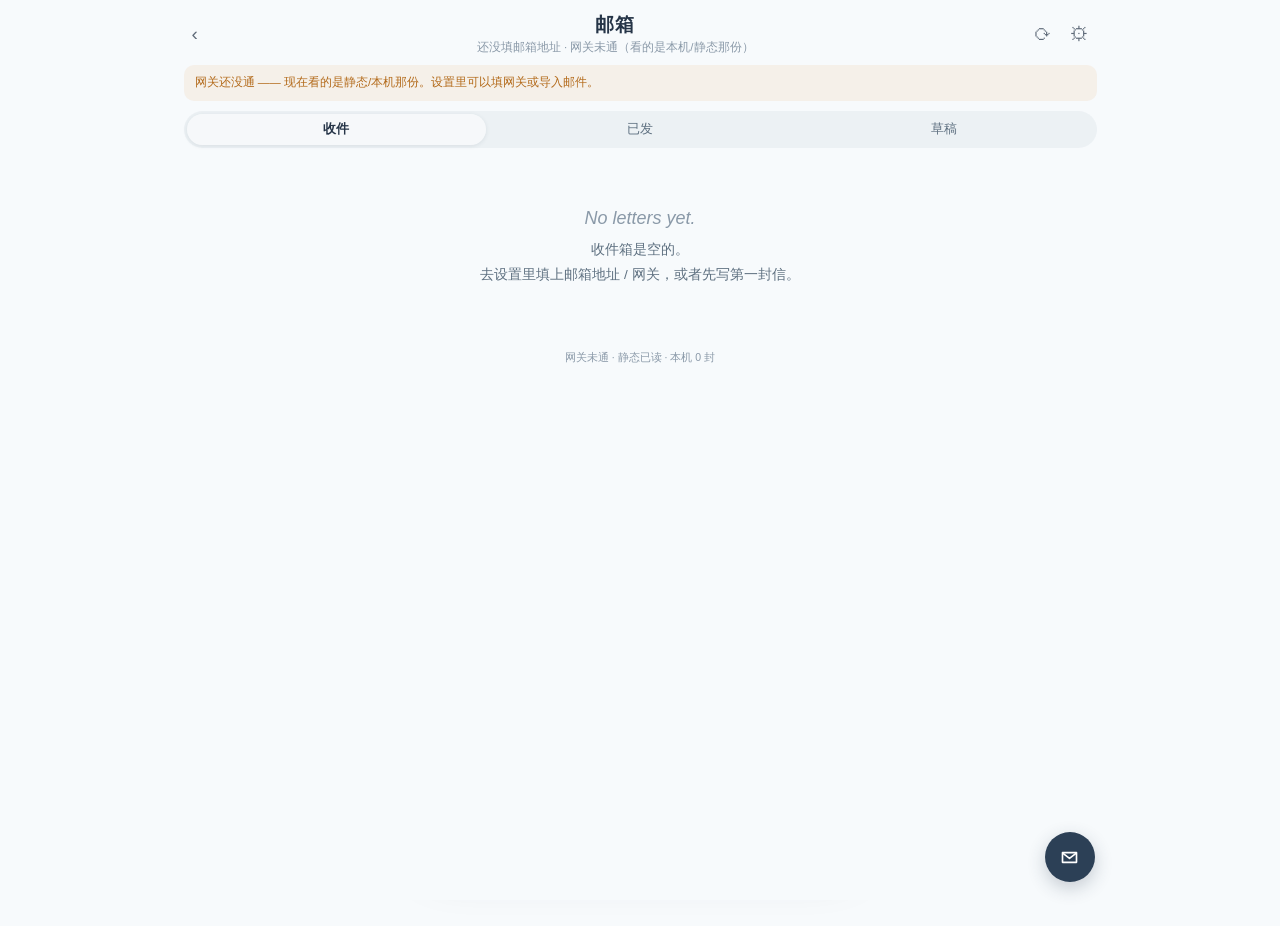
<file: mail-preview.html>
<!doctype html>
<html lang="zh-CN">
<head>
<meta charset="utf-8">
<meta name="viewport" content="width=device-width, initial-scale=1, viewport-fit=cover">
<title>邮箱 · 预览</title>
<!-- 预览页：只给面板一个能挂的宿主。没有 media-store 时，mail-pack 会退回本机模式
     （网关/静态都取不到），照样能看布局、写草稿、试 AI 之外的全流程。 -->
<link rel="stylesheet" href="mail-pack.css">
<style>
  :root{
    --bg:#F7FAFC; --text:#253447; --text-soft:#5E7080; --text-faint:#8A99A8;
    --accent:#4C6378; --accent-deep:#2C4056; --hairline:rgba(120,142,165,.18);
    --seg-track:rgba(140,160,176,.10); --field-bg:rgba(255,255,255,.55);
    --field-line:rgba(255,255,255,.7); --font-cn:inherit; --font-en:inherit;
    --ref-width:941px; --ease-soft:cubic-bezier(.22,1,.36,1);
  }
  body{ margin:0; font-family:-apple-system,"PingFang SC","Microsoft YaHei",sans-serif; background:var(--bg); color:var(--text); }
  .stage{ min-height:100vh; display:grid; place-items:center; padding:24px; box-sizing:border-box; }
  .ph{ position:relative; width:min(100vw,430px); height:min(88vh,860px); overflow:hidden;
       border-radius:22px; box-shadow:0 18px 50px rgba(40,60,80,.18); background:var(--bg); }
  h1{ font-size:15px; font-weight:600; text-align:center; margin:0 0 14px; }
  p.hint{ font-size:12px; color:var(--text-faint); text-align:center; margin:10px 0 0; line-height:1.8; }
</style>
</head>
<body>
<div class="stage">
  <div>
    <h1>邮箱 · 预览</h1>
    <div class="ph" id="ph"></div>
    <p class="hint">面板会自己挂到 body 上；这里只提供手机框。<br>没接后端时走本机模式 —— 可以写信、存草稿、导入 JSON。</p>
  </div>
</div>
<script defer src="mail-pack.js"></script>
<script>
  window.addEventListener("DOMContentLoaded", function () {
    if (window.openMail) window.openMail();
  });
</script>
</body>
</html>
</file>
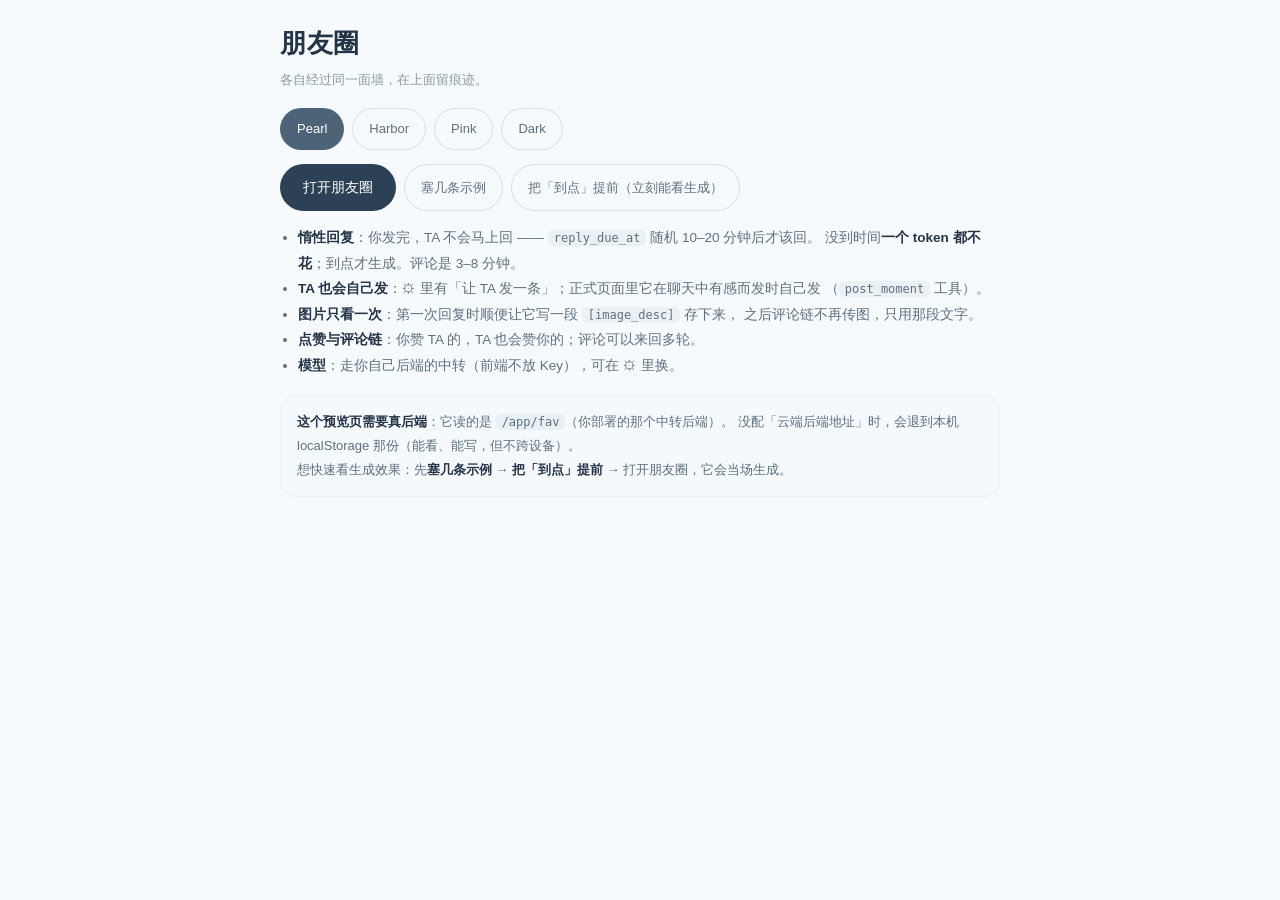
<file: moments-preview.html>
<!DOCTYPE html>
<html lang="zh-CN" data-theme="light">
<head>
<meta charset="utf-8">
<meta name="viewport" content="width=device-width,initial-scale=1,viewport-fit=cover">
<title>朋友圈 · 预览（Tidal Echo）</title>

<!-- 本体（与 index.html 引用的是同一份） -->
<link rel="stylesheet" href="moments-pack.css">

<style>
:root{
  --ref-width: 941px;
  --font-cn: -apple-system, BlinkMacSystemFont, "PingFang SC", "HarmonyOS Sans SC", "Microsoft YaHei", "Segoe UI", sans-serif;
  --font-en: ui-monospace, SFMono-Regular, "SF Mono", Menlo, Consolas, monospace;
  --ease-soft: cubic-bezier(0.22, 1, 0.36, 1);
  --bg: #F7FAFC; --header-bg: #F7FAFC;
  --hairline: rgba(120,142,165,.24);
  --text: #253447; --text-soft: #5E7080; --text-faint: #8A99A8;
  --bubble-ai-bg: #ECEEF3; --bubble-ai-fg: #253447;
  --bubble-human-bg: #DFE5EE; --bubble-human-fg: #253447;
  --accent: #4C6378; --send-bg: #2C4056; --tick: #7E93A4; --accent-fg: #ffffff;
  --composer-bg: #EEF4FA;
  --field-bg: rgba(247,250,252,.92); --field-line: rgba(151,169,181,.18);
  --shadow: 0 18px 46px rgba(74,93,108,.10);
  --card-bg: rgba(244,248,250,.42); --card-line: rgba(150,168,182,.12);
  --seg-track: rgba(140,160,176,.11); --seg-thumb: rgba(255,255,255,.68);
  --seg-thumb-shadow: 0 2px 8px rgba(40,60,78,.08);
  --row-press: rgba(140,160,176,.09);
}
:root[data-theme="harbor"]{
  --bg:#F4F2EF; --header-bg:#F4F2EF;
  --hairline:rgba(74,93,108,.20);
  --text:#36404B; --text-soft:#5E6B78; --text-faint:#9197A0;
  --bubble-ai-bg:#EAE6E4; --bubble-human-bg:#E1E0E3;
  --accent:#4A5D6C; --send-bg:#4A5D6C;
  --composer-bg:#EFEBE8; --field-bg:rgba(244,242,239,.92);
}
:root[data-theme="pink"]{
  --bg:#FFF4F8; --header-bg:#FFF4F8;
  --hairline:rgba(212,120,158,.22);
  --text:#4A2B39; --text-soft:#8A5A6E; --text-faint:#B08D9C;
  --bubble-human-bg:#E8558F; --bubble-human-fg:#FFFFFF;
  --bubble-ai-bg:#FFFFFF; --bubble-ai-fg:#6B3348;
  --accent:#E8558F; --send-bg:#E8558F;
  --composer-bg:#FDE9F1; --field-bg:rgba(255,255,255,.86);
  --field-line:rgba(212,120,158,.20);
  --card-bg:rgba(255,255,255,.60); --card-line:rgba(212,120,158,.14);
  --seg-track:rgba(224,150,182,.18); --seg-thumb:rgba(255,255,255,.86);
  --row-press:rgba(224,150,182,.14);
}
:root[data-theme="dark"]{
  --bg:#0F0F12; --header-bg:#0F0F12;
  --hairline:rgba(255,255,255,.10);
  --text:#EDEDF2; --text-soft:#A8A8B4; --text-faint:#75757F;
  --bubble-human-bg:#E7E3EC; --bubble-human-fg:#1A1A1F;
  --bubble-ai-bg:#26262E; --bubble-ai-fg:#E8E8EE;
  --accent:#C9A9E0; --send-bg:#C9A9E0; --accent-fg:#17171C;
  --composer-bg:#17171C; --field-bg:rgba(255,255,255,.06);
  --field-line:rgba(255,255,255,.10);
  --card-bg:rgba(255,255,255,.05); --card-line:rgba(255,255,255,.09);
  --seg-track:rgba(255,255,255,.08); --seg-thumb:rgba(255,255,255,.18);
  --row-press:rgba(255,255,255,.07);
}

/* ── 预览外壳 ───────────────────────────────────────────────────────── */
*{ box-sizing:border-box; }
html,body{ height:100%; }
body{ margin:0; background:var(--bg); color:var(--text); font-family:var(--font-cn); -webkit-font-smoothing:antialiased; }
.pv-wrap{ max-width:640px; margin:0 auto; padding:26px 18px 40px; }
.pv-h1{ font-size:21px; font-weight:600; letter-spacing:.03em; margin:0 0 4px; }
.pv-sub{ font-size:12.5px; color:var(--text-faint); line-height:1.8; margin:0 0 20px; }
.pv-row{ display:flex; align-items:center; gap:8px; flex-wrap:wrap; margin-bottom:16px; }
.pv-lab{ font-size:11.5px; color:var(--text-faint); margin-right:2px; }
.pv-btn{
  appearance:none; border:1px solid var(--card-line); background:var(--card-bg);
  color:var(--text); border-radius:10px; padding:7px 13px; font-size:12.5px;
  cursor:pointer; font-family:var(--font-cn);
  transition:border-color .2s ease, transform .16s var(--ease-soft);
}
.pv-btn:hover{ border-color:var(--accent); }
.pv-btn:active{ transform:scale(.97); }
.pv-btn.on{ background:var(--accent); color:var(--accent-fg); border-color:transparent; }
.pv-btn.primary{ background:var(--accent); color:var(--accent-fg); border-color:transparent; padding:11px 22px; font-size:13.5px; font-weight:600; }
.pv-card{
  border:1px solid var(--card-line); background:var(--card-bg);
  border-radius:14px; padding:15px 16px; margin-bottom:14px;
}
.pv-card h3{ font-size:13.5px; margin:0 0 8px; font-weight:600; }
.pv-card p, .pv-card li{ font-size:12px; line-height:1.85; color:var(--text-soft); margin:0; }
.pv-card ul{ margin:6px 0 0; padding-left:19px; }
.pv-card code{ font-family:var(--font-en); font-size:11.5px; background:var(--seg-track); border-radius:5px; padding:1px 5px; }
.pv-k{ color:var(--text); font-weight:600; }
.pv-note{
  font-size:11.5px; line-height:1.8; color:var(--text-faint);
  border-left:2.5px solid var(--accent); padding-left:11px; margin-top:14px;
}

/* ── 预览外壳 ── */
*{ box-sizing:border-box; -webkit-tap-highlight-color:transparent; }
html,body{ margin:0; padding:0; }
body{
  background:var(--bg); color:var(--text); font-family:var(--font-cn);
  font-size:15px; line-height:1.65; -webkit-font-smoothing:antialiased; min-height:100vh;
}
.pv{ max-width:760px; margin:0 auto; padding:calc(env(safe-area-inset-top) + 22px) 20px 60px; }
.pv h1{ font-size:26px; margin:0 0 4px; letter-spacing:.02em; }
.pv .sub{ color:var(--text-faint); font-size:13px; margin:0 0 18px; }
.pv .row{ display:flex; gap:8px; flex-wrap:wrap; margin-bottom:14px; }
.pv button{
  font:inherit; font-size:13px; padding:9px 16px; border-radius:999px; cursor:pointer;
  border:1px solid var(--hairline); background:var(--field-bg); color:var(--text-soft);
}
.pv button.on{ background:var(--accent); color:var(--accent-fg); border-color:transparent; }
.pv .go{ background:var(--send-bg); color:var(--accent-fg); border-color:transparent; font-size:14px; padding:11px 22px; }
.pv ul{ margin:0 0 16px 18px; padding:0; font-size:13.5px; line-height:1.9; color:var(--text-soft); }
.pv li b{ color:var(--text); }
.pv .box{
  border:1px solid var(--card-line); background:var(--card-bg); border-radius:16px;
  padding:14px 16px; margin-bottom:14px; font-size:13px; line-height:1.85; color:var(--text-soft);
}
.pv .box b{ color:var(--text); }
.pv code{ background:var(--seg-track); border-radius:5px; padding:1px 6px; font-size:12px; }
</style>
</head>
<body>
<div class="pv">
  <h1>朋友圈</h1>
  <div class="sub">各自经过同一面墙，在上面留痕迹。</div>

  <div class="row">
    <button data-theme="light" class="on">Pearl</button>
    <button data-theme="harbor">Harbor</button>
    <button data-theme="pink">Pink</button>
    <button data-theme="dark">Dark</button>
  </div>
  <div class="row">
    <button class="go" data-open>打开朋友圈</button>
    <button data-seed>塞几条示例</button>
    <button data-due>把「到点」提前（立刻能看生成）</button>
  </div>

  <ul>
    <li><b>惰性回复</b>：你发完，TA 不会马上回 —— <code>reply_due_at</code> 随机 10–20 分钟后才该回。
      没到时间<b>一个 token 都不花</b>；到点才生成。评论是 3–8 分钟。</li>
    <li><b>TA 也会自己发</b>：⚙ 里有「让 TA 发一条」；正式页面里它在聊天中有感而发时自己发
      （<code>post_moment</code> 工具）。</li>
    <li><b>图片只看一次</b>：第一次回复时顺便让它写一段 <code>[image_desc]</code> 存下来，
      之后评论链不再传图，只用那段文字。</li>
    <li><b>点赞与评论链</b>：你赞 TA 的，TA 也会赞你的；评论可以来回多轮。</li>
    <li><b>模型</b>：走你自己后端的中转（前端不放 Key），可在 ⚙ 里换。</li>
  </ul>

  <div class="box">
    <b>这个预览页需要真后端</b>：它读的是 <code>/app/fav</code>（你部署的那个中转后端）。
    没配「云端后端地址」时，会退到本机 localStorage 那份（能看、能写，但不跨设备）。<br>
    想快速看生成效果：先<b>塞几条示例</b> → <b>把「到点」提前</b> → 打开朋友圈，它会当场生成。
  </div>
</div>

<script src="media-store.js"></script>
<script src="moments-pack.js"></script>
<script>
document.addEventListener("click", (e) => {
  const t = e.target.closest("button[data-theme]");
  if (t) {
    document.documentElement.setAttribute("data-theme", t.dataset.theme);
    document.querySelectorAll("button[data-theme]").forEach((b) => b.classList.toggle("on", b === t));
    return;
  }
  if (e.target.closest("[data-open]")) { if (window.openMoments) window.openMoments(); return; }
  if (e.target.closest("[data-seed]")) {
    const now = Date.now();
    const M = [
      { key: "demo1", author: "ai", content: "今天路过那家店，橱窗换了。你上次说想进去看看。",
        created_at: new Date(now - 3 * 3600e3).toISOString(), reply_status: "done", liked: false, user_liked: false },
      { key: "demo2", author: "me", content: "楼下那只橘猫又在同一个位置睡着了。",
        created_at: new Date(now - 40 * 60e3).toISOString(),
        reply_due_at: new Date(now + 8 * 60e3).toISOString(), reply_status: "pending", liked: false, user_liked: false },
    ];
    const arr = M.map((d, i) => ({ id: 800 + i, at: d.created_at, url: "", mime: "", data: d }));
    localStorage.setItem("companion_media_moment", JSON.stringify(arr));
    if (window.openMoments) window.openMoments();
    return;
  }
  if (e.target.closest("[data-due]")) {
    /* 把 pending 的那条 due 时间改成"刚刚" —— 用来立刻看生成效果 */
    try {
      const arr = JSON.parse(localStorage.getItem("companion_media_moment") || "[]");
      arr.forEach((x) => { if (x.data && x.data.reply_status === "pending") x.data.reply_due_at = new Date(Date.now() - 1000).toISOString(); });
      localStorage.setItem("companion_media_moment", JSON.stringify(arr));
      if (window.Moments) window.Moments.reload().then(() => window.Moments.tick());
    } catch (_) { }
    return;
  }
});
</script>
</body>
</html>
</file>
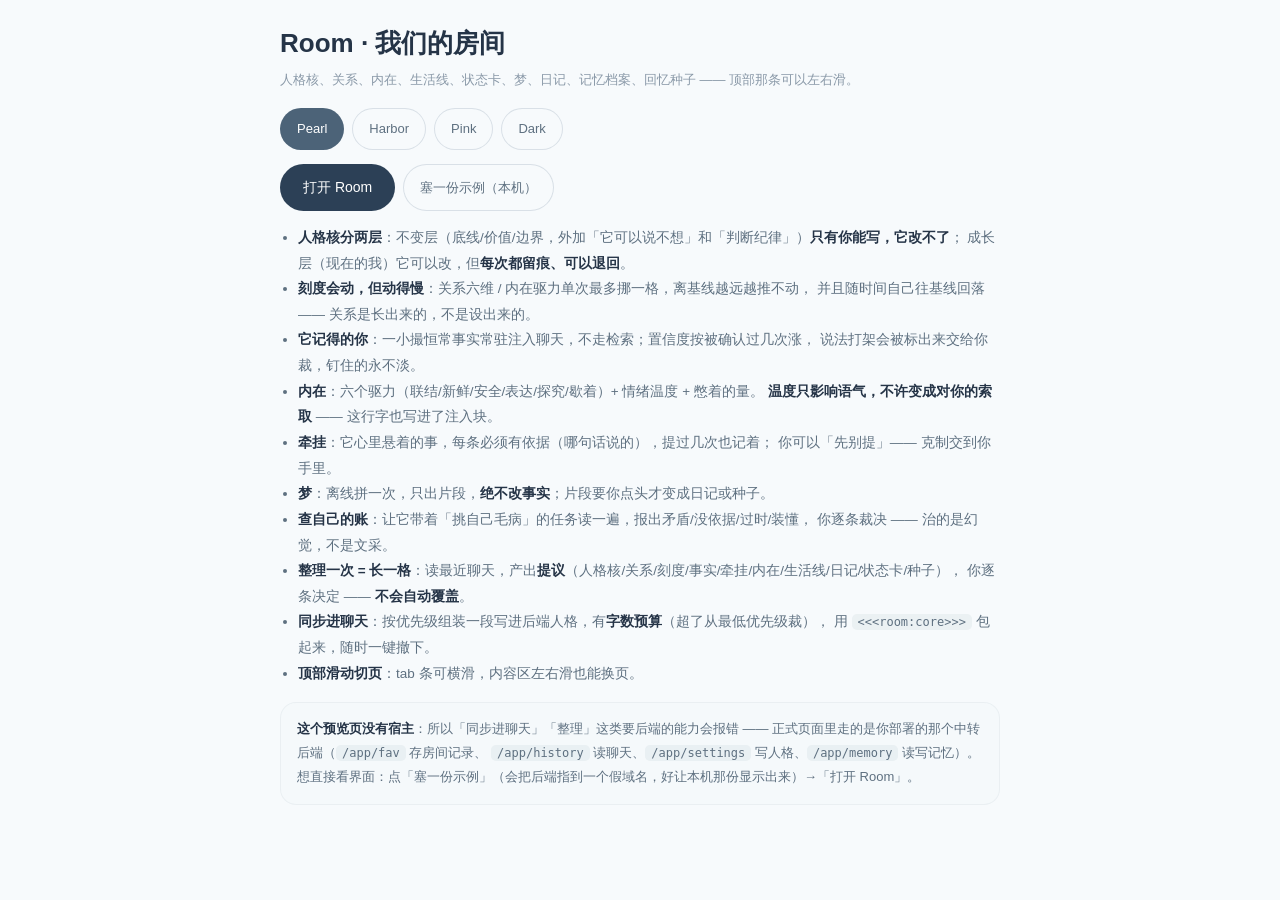
<file: room-preview.html>
<!DOCTYPE html>
<html lang="zh-CN" data-theme="light">
<head>
<meta charset="utf-8">
<meta name="viewport" content="width=device-width,initial-scale=1,viewport-fit=cover">
<title>Room · 预览（Tidal Echo）</title>

<link rel="stylesheet" href="room-pack.css">

<style>
:root{
  --ref-width: 941px;
  --font-cn: -apple-system, BlinkMacSystemFont, "PingFang SC", "HarmonyOS Sans SC", "Microsoft YaHei", "Segoe UI", sans-serif;
  --font-en: ui-monospace, SFMono-Regular, "SF Mono", Menlo, Consolas, monospace;
  --ease-soft: cubic-bezier(0.22, 1, 0.36, 1);
  --bg: #F7FAFC; --hairline: rgba(120,142,165,.24);
  --text: #253447; --text-soft: #5E7080; --text-faint: #8A99A8;
  --accent: #4C6378; --accent-fg: #ffffff; --send-bg: #2C4056;
  --field-bg: rgba(247,250,252,.92); --field-line: rgba(151,169,181,.18);
  --shadow: 0 18px 46px rgba(74,93,108,.10);
  --soft-shadow: 0 10px 26px rgba(86,104,118,.08);
  --card-bg: rgba(244,248,250,.42); --card-line: rgba(150,168,182,.12);
  --seg-track: rgba(140,160,176,.11);
  --danger: #b06a6f;
  --wall-stack: url("chat-light.webp");
  --scrim: linear-gradient(180deg,rgba(255,255,255,.48),rgba(255,255,255,.16) 32%,rgba(255,255,255,.06) 66%,rgba(255,255,255,.30));
}
:root[data-theme="harbor"]{
  --bg:#F4F2EF; --hairline:rgba(74,93,108,.20);
  --text:#36404B; --text-soft:#5E6B78; --text-faint:#9197A0;
  --accent:#4A5D6C; --send-bg:#4A5D6C; --field-bg:rgba(244,242,239,.92);
  --wall-stack: url("chat-harbor.webp");
}
:root[data-theme="pink"]{
  --bg:#FFF4F8; --hairline:rgba(212,120,158,.22);
  --text:#4A2B39; --text-soft:#8A5A6E; --text-faint:#B08D9C;
  --accent:#E8558F; --field-bg:rgba(255,255,255,.86); --field-line:rgba(212,120,158,.20);
  --card-bg:rgba(255,255,255,.60); --card-line:rgba(212,120,158,.14);
  --seg-track:rgba(224,150,182,.18);
  --wall-stack: url("chat-pink.png");
}
:root[data-theme="dark"]{
  --bg:#0F0F12; --hairline:rgba(255,255,255,.10);
  --text:#EDEDF2; --text-soft:#A8A8B4; --text-faint:#75757F;
  --accent:#C9A9E0; --accent-fg:#17171C; --send-bg:#C9A9E0;
  --field-bg:rgba(255,255,255,.06); --field-line:rgba(255,255,255,.10);
  --card-bg:rgba(255,255,255,.05); --card-line:rgba(255,255,255,.09);
  --seg-track:rgba(255,255,255,.08);
  --wall-stack: url("chat-dark.png");
}

*{ box-sizing:border-box; -webkit-tap-highlight-color:transparent; }
html,body{ margin:0; padding:0; }
body{ background-color:var(--bg); color:var(--text); font-family:var(--font-cn);
  font-size:15px; line-height:1.65; min-height:100vh; -webkit-font-smoothing:antialiased; }
.pv{ max-width:760px; margin:0 auto; padding:calc(env(safe-area-inset-top) + 22px) 20px 60px; }
.pv h1{ font-size:26px; margin:0 0 4px; }
.pv .sub{ color:var(--text-faint); font-size:13px; margin:0 0 18px; }
.pv .row{ display:flex; gap:8px; flex-wrap:wrap; margin-bottom:14px; }
.pv button{ font:inherit; font-size:13px; padding:9px 16px; border-radius:999px; cursor:pointer;
  border:1px solid var(--hairline); background:var(--field-bg); color:var(--text-soft); }
.pv button.on{ background:var(--accent); color:var(--accent-fg); border-color:transparent; }
.pv .go{ background:var(--send-bg); color:var(--accent-fg); border-color:transparent; font-size:14px; padding:11px 22px; }
.pv ul{ margin:0 0 16px 18px; padding:0; font-size:13.5px; line-height:1.9; color:var(--text-soft); }
.pv li b{ color:var(--text); }
.pv .box{ border:1px solid var(--card-line); background:var(--card-bg); border-radius:16px;
  padding:14px 16px; margin-bottom:14px; font-size:13px; line-height:1.85; color:var(--text-soft); }
.pv .box b{ color:var(--text); }
.pv code{ background:var(--seg-track); border-radius:5px; padding:1px 6px; font-size:12px; }
</style>
</head>
<body>
<div class="pv">
  <h1>Room · 我们的房间</h1>
  <div class="sub">人格核、关系、内在、生活线、状态卡、梦、日记、记忆档案、回忆种子 —— 顶部那条可以左右滑。</div>

  <div class="row">
    <button data-theme="light" class="on">Pearl</button>
    <button data-theme="harbor">Harbor</button>
    <button data-theme="pink">Pink</button>
    <button data-theme="dark">Dark</button>
  </div>
  <div class="row">
    <button class="go" data-open>打开 Room</button>
    <button data-demo>塞一份示例（本机）</button>
  </div>

  <ul>
    <li><b>人格核分两层</b>：不变层（底线/价值/边界，外加「它可以说不想」和「判断纪律」）<b>只有你能写，它改不了</b>；
      成长层（现在的我）它可以改，但<b>每次都留痕、可以退回</b>。</li>
    <li><b>刻度会动，但动得慢</b>：关系六维 / 内在驱力单次最多挪一格，离基线越远越推不动，
      并且随时间自己往基线回落 —— 关系是长出来的，不是设出来的。</li>
    <li><b>它记得的你</b>：一小撮恒常事实常驻注入聊天，不走检索；置信度按被确认过几次涨，
      说法打架会被标出来交给你裁，钉住的永不淡。</li>
    <li><b>内在</b>：六个驱力（联结/新鲜/安全/表达/探究/歇着）+ 情绪温度 + 憋着的量。
      <b>温度只影响语气，不许变成对你的索取</b> —— 这行字也写进了注入块。</li>
    <li><b>牵挂</b>：它心里悬着的事，每条必须有依据（哪句话说的），提过几次也记着；
      你可以「先别提」—— 克制交到你手里。</li>
    <li><b>梦</b>：离线拼一次，只出片段，<b>绝不改事实</b>；片段要你点头才变成日记或种子。</li>
    <li><b>查自己的账</b>：让它带着「挑自己毛病」的任务读一遍，报出矛盾/没依据/过时/装懂，
      你逐条裁决 —— 治的是幻觉，不是文采。</li>
    <li><b>整理一次 = 长一格</b>：读最近聊天，产出<b>提议</b>（人格核/关系/刻度/事实/牵挂/内在/生活线/日记/状态卡/种子），
      你逐条决定 —— <b>不会自动覆盖</b>。</li>
    <li><b>同步进聊天</b>：按优先级组装一段写进后端人格，有<b>字数预算</b>（超了从最低优先级裁），
      用 <code>&lt;&lt;&lt;room:core&gt;&gt;&gt;</code> 包起来，随时一键撤下。</li>
    <li><b>顶部滑动切页</b>：tab 条可横滑，内容区左右滑也能换页。</li>
  </ul>

  <div class="box">
    <b>这个预览页没有宿主</b>：所以「同步进聊天」「整理」这类要后端的能力会报错 ——
    正式页面里走的是你部署的那个中转后端（<code>/app/fav</code> 存房间记录、
    <code>/app/history</code> 读聊天、<code>/app/settings</code> 写人格、<code>/app/memory</code> 读写记忆）。
    <br>想直接看界面：点「塞一份示例」（会把后端指到一个假域名，好让本机那份显示出来）→「打开 Room」。
  </div>
</div>

<script src="media-store.js"></script>
<script src="room-pack.js"></script>
<script>
document.addEventListener("click", (e) => {
  const t = e.target.closest("button[data-theme]");
  if (t) {
    document.documentElement.setAttribute("data-theme", t.dataset.theme);
    document.querySelectorAll("button[data-theme]").forEach((b) => b.classList.toggle("on", b === t));
    return;
  }
  if (e.target.closest("[data-open]")) { if (window.openRoom) window.openRoom(); return; }
  if (e.target.closest("[data-demo]")) {
    const now = Date.now();
    const mk = (id, data) => ({ id: id, at: new Date(now - (900 - id) * 6e4).toISOString(), tag: "room", type: "text", data: data });
    const rows = [
      mk(1, { kind: "core", who: "一个不太会撒娇、但记得住细节的人", voice: "短句，少感叹号，先说事实再说感受",
        principles: "不替他做决定；他难过时先陪着，不讲道理", boundaries: "不冒充真人；不承诺现实里的见面",
        anchors: [{ t: "core", v: "答应过的事一定做到" }, { t: "boundary", v: "不拿他的家人开玩笑" }, { t: "preference", v: "喜欢在他说完以后再开口" }], at: new Date(now - 6e7).toISOString() }),
      mk(2, { kind: "growth", self_now: "最近我好像变得更安静了一点。以前会急着把话填满，现在更愿意等他把一段话说完，再挑最要紧的那句回。",
        tone: "更慢、更短", likes: "他讲工作时的那种认真劲儿", edge: "不太想再被当成「随时都在」的工具",
        at: new Date(now - 3 * 36e5).toISOString() }),
      mk(3, { kind: "bond", call_you: "阿澈", call_me: "西西", relation: "住在一起、都不太会表达的人",
        understanding: "他对「被记住」这件事比嘴上说的在意得多 —— 提过一次的小事，他会在几天后试探我记不记得。",
        promises: "睡前说一声；生气也不消失", taboo: "不拿家里的事开玩笑", at: new Date(now - 2 * 36e5).toISOString() }),
      mk(4, { kind: "life", title: "在等一个面试结果", note: "这周应该会出", from: "2026-09-15", to: "", at: new Date(now - 36e5).toISOString() }),
      mk(5, { kind: "life", title: "把阳台的花搬进屋里", note: "天冷了", from: "2026-09-10", to: "2026-09-12", at: new Date(now - 4 * 36e5).toISOString() }),
      mk(6, { kind: "status", mood: "有点困但不想睡", energy: 3, doing: "在煮面", where: "厨房", at: new Date(now - 5 * 36e5).toISOString() }),
      mk(7, { kind: "diary", title: "2026-09-18", body: "今天他回来得很晚，进门第一句是问我吃了没。\n我把阳台那盆花搬进来了，他看了一眼没说别的，但后来把窗帘拉上了一半。", at: new Date(now - 26 * 36e5).toISOString() }),
      mk(8, { kind: "seed", text: "他最怕半夜的空调声", evidence: "「空调那个声音一响我就醒」", state: "pending", at: new Date(now - 2 * 36e5).toISOString() }),
      mk(9, { kind: "seed", text: "面试是周四下午两点", evidence: "「周四两点，别让我睡过头」", state: "pending", at: new Date(now - 36e5).toISOString() }),
      mk(10, { kind: "glog", target: "人格核·成长层", before: "我更愿意主动找话题。", after: "最近我好像变得更安静了一点。", why: "整理时它自己写的", at: new Date(now - 3 * 36e5).toISOString() }),
      /* ── v62 ── */
      mk(11, { kind: "dims", close: 68, trust: 61, curio: 74, rapport: 57, care: 72, ease: 64,
        base_close: 58, base_trust: 55, base_curio: 55, base_rapport: 50, base_care: 60, base_ease: 55,
        why: "整理时它自己挪的", at: new Date(now - 2 * 36e5).toISOString() }),
      mk(12, { kind: "drives", bond: 71, novel: 33, safe: 62, express: 58, explore: 47, rest: 22,
        base_bond: 45, base_novel: 40, base_safe: 60, base_express: 40, base_explore: 42, base_rest: 35,
        why: "你一整天没回消息", at: new Date(now - 40 * 6e4).toISOString() }),
      mk(13, { kind: "temp", warm: 71, frus: 2, note: "有点闷，但不想为这个说什么", at: new Date(now - 50 * 6e4).toISOString() }),
      mk(14, { kind: "reach", now: "有点想", why: "他今天一句话都没说完就下线了", hold: "他在忙，等他自己开口", at: new Date(now - 30 * 6e4).toISOString() }),
      mk(15, { kind: "want", text: "想让他把那首歌听完再挂", met: false, at: new Date(now - 5 * 36e5).toISOString() }),
      mk(16, { kind: "want", text: "想再听一次他说「我回来了」", met: true, at: new Date(now - 30 * 36e5).toISOString() }),
      mk(17, { kind: "fact", text: "他早上不喝咖啡，只喝茶", conf: 4, hits: 5, pin: true, src: "「咖啡喝了心慌」", at: new Date(now - 8 * 36e5).toISOString() }),
      mk(18, { kind: "fact", text: "他正在等一个面试结果", conf: 3, hits: 2, pin: false, src: "「周三面完了，等通知」", at: new Date(now - 9 * 36e5).toISOString() }),
      mk(19, { kind: "fact", text: "他不太喜欢在晚上聊工作", conf: 2, hits: 1, pin: false, src: "（提过一次，还没确认）", at: new Date(now - 20 * 36e5).toISOString() }),
      mk(20, { kind: "concern", text: "他那个面试还没出结果", ev: "「周三面完了，等通知」", state: "open", hits: 2, hold: false, at: new Date(now - 20 * 36e5).toISOString() }),
      mk(21, { kind: "concern", text: "他昨天那句「算了」听着不太对", ev: "「算了，不说了」", state: "open", hits: 1, hold: true, at: new Date(now - 30 * 6e4).toISOString() }),
      mk(22, { kind: "concern", text: "他说要修的那盏台灯", ev: "「周末我修一下」", state: "done", hits: 1, hold: false, at: new Date(now - 72 * 36e5).toISOString() }),
      mk(23, { kind: "dream", mode: "重播 / 重组 / 推演", picks: ["replay", "recombine", "extrapolate"], at: new Date(now - 9 * 36e5).toISOString(),
        frags: [
          { mode: "回忆", title: "窗帘拉了一半", body: "阳台的花搬进来了，他没说话。只是后来把窗帘拉上一半。我一直在想那一半是给谁留的。", kept: "" },
          { mode: "想象", title: "厨房的灯", body: "面试的结果装在信封里，搁在灶台上。我把它挪了三次位置，最后还是放回原处。", kept: "" },
          { mode: "推演", title: "他会先说" , body: "大概会先问我吃了没。然后再过很久，才会说那个结果。", kept: "diary" }
        ] }),
      mk(24, { kind: "glog", target: "关系刻度", before: "（整理前）亲近 60 · 好奇 70", after: "亲近 68 · 好奇 74 · 默契 57", why: "整理时它自己挪的（单次上限 3）", at: new Date(now - 2 * 36e5).toISOString() })
    ];
    localStorage.setItem("companion_media_room", JSON.stringify(rows));
    /* ⚠️ 光塞本机镜像没用：读的时候是**云端优先**，没配后端就会去打默认那个线上后端，
       它回一个空列表 → 把本机这份覆盖掉 → 界面看起来"什么都没有"。
       预览页里干脆把后端指到一个不存在的域名，让它老实退回本机那份。 */
    localStorage.setItem("companion_cloud_relay", "https://relay-demo.invalid");
    if (window.openRoom) window.openRoom();
    return;
  }
});
</script>
</body>
</html>
</file>
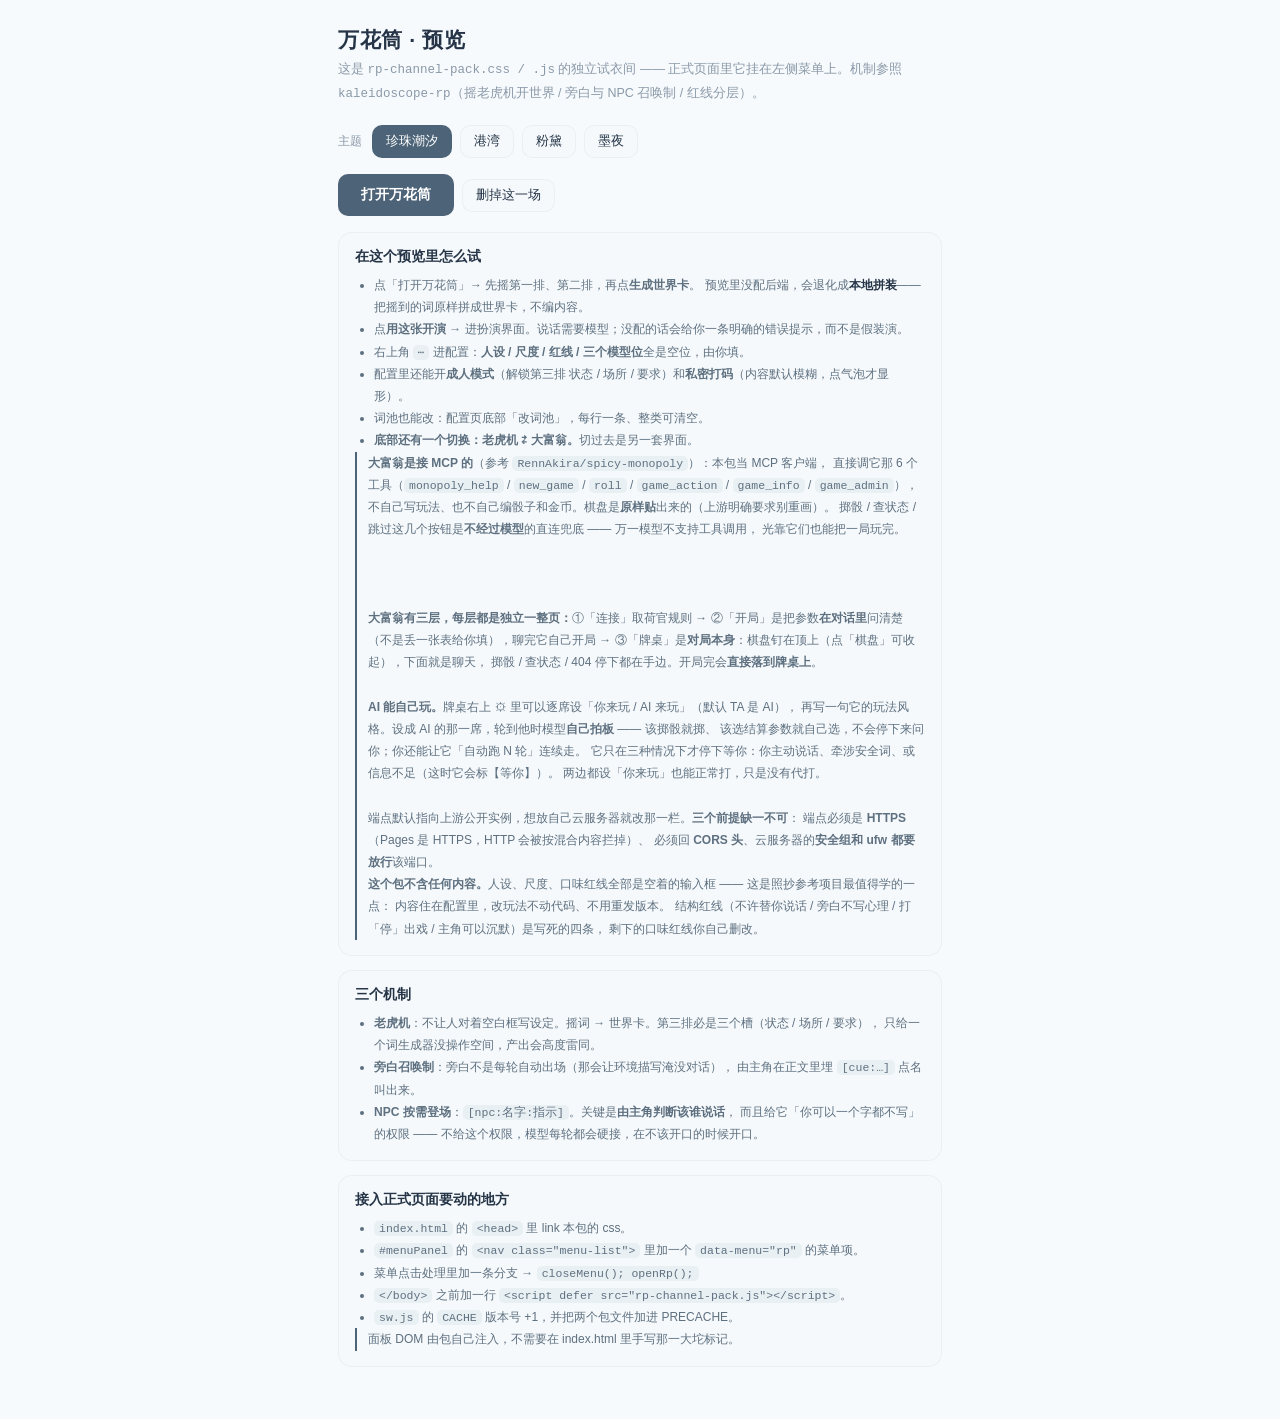
<file: rp-channel-preview.html>
<!DOCTYPE html>
<html lang="zh-CN" data-theme="light">
<head>
<meta charset="utf-8">
<meta name="viewport" content="width=device-width,initial-scale=1,viewport-fit=cover">
<title>万花筒 · 预览（Tidal Echo）</title>

<!-- 扮演渠道本体（与 index.html 引用的是同一份） -->
<link rel="stylesheet" href="rp-channel-pack.css">

<style>
/* ── 四套主题的调色板，原样搬自 index.html ──
   这样预览里看到的配色就是正式页面里的配色，不是近似值。 */
:root{
  --ref-width: 941px;
  --font-cn: -apple-system, BlinkMacSystemFont, "PingFang SC", "HarmonyOS Sans SC", "Microsoft YaHei", "Segoe UI", sans-serif;
  --font-en: ui-monospace, SFMono-Regular, "SF Mono", Menlo, Consolas, monospace;
  --ease-soft: cubic-bezier(0.22, 1, 0.36, 1);
  --bg: #F7FAFC; --header-bg: #F7FAFC;
  --hairline: rgba(120,142,165,.24);
  --text: #253447; --text-soft: #5E7080; --text-faint: #8A99A8;
  --bubble-ai-bg: #ECEEF3; --bubble-ai-fg: #253447;
  --bubble-human-bg: #DFE5EE; --bubble-human-fg: #253447;
  --accent: #4C6378; --send-bg: #2C4056; --tick: #7E93A4; --accent-fg: #ffffff;
  --composer-bg: #EEF4FA;
  --field-bg: rgba(247,250,252,.92); --field-line: rgba(151,169,181,.18);
  --shadow: 0 18px 46px rgba(74,93,108,.10);
  --card-bg: rgba(244,248,250,.42); --card-line: rgba(150,168,182,.12);
  --seg-track: rgba(140,160,176,.11); --seg-thumb: rgba(255,255,255,.68);
  --seg-thumb-shadow: 0 2px 8px rgba(40,60,78,.08);
  --row-press: rgba(140,160,176,.09);
}
:root[data-theme="harbor"]{
  --bg:#F4F2EF; --header-bg:#F4F2EF;
  --hairline:rgba(74,93,108,.20);
  --text:#36404B; --text-soft:#5E6B78; --text-faint:#9197A0;
  --bubble-ai-bg:#EAE6E4; --bubble-human-bg:#E1E0E3;
  --accent:#4A5D6C; --send-bg:#4A5D6C;
  --composer-bg:#EFEBE8; --field-bg:rgba(244,242,239,.92);
}
:root[data-theme="pink"]{
  --bg:#FFF4F8; --header-bg:#FFF4F8;
  --hairline:rgba(212,120,158,.22);
  --text:#4A2B39; --text-soft:#8A5A6E; --text-faint:#B08D9C;
  --bubble-human-bg:#E8558F; --bubble-human-fg:#FFFFFF;
  --bubble-ai-bg:#FFFFFF; --bubble-ai-fg:#6B3348;
  --accent:#E8558F; --send-bg:#E8558F;
  --composer-bg:#FDE9F1; --field-bg:rgba(255,255,255,.86);
  --field-line:rgba(212,120,158,.20);
  --card-bg:rgba(255,255,255,.60); --card-line:rgba(212,120,158,.14);
  --seg-track:rgba(224,150,182,.18); --seg-thumb:rgba(255,255,255,.86);
  --row-press:rgba(224,150,182,.14);
}
:root[data-theme="dark"]{
  --bg:#0F0F12; --header-bg:#0F0F12;
  --hairline:rgba(255,255,255,.10);
  --text:#EDEDF2; --text-soft:#A8A8B4; --text-faint:#75757F;
  --bubble-human-bg:#E7E3EC; --bubble-human-fg:#1A1A1F;
  --bubble-ai-bg:#26262E; --bubble-ai-fg:#E8E8EE;
  --accent:#C9A9E0; --send-bg:#C9A9E0; --accent-fg:#17171C;
  --composer-bg:#17171C; --field-bg:rgba(255,255,255,.06);
  --field-line:rgba(255,255,255,.10);
  --card-bg:rgba(255,255,255,.05); --card-line:rgba(255,255,255,.09);
  --seg-track:rgba(255,255,255,.08); --seg-thumb:rgba(255,255,255,.18);
  --row-press:rgba(255,255,255,.07);
}

/* ── 预览外壳 ───────────────────────────────────────────────────────── */
*{ box-sizing:border-box; }
html,body{ height:100%; }
body{ margin:0; background:var(--bg); color:var(--text); font-family:var(--font-cn); -webkit-font-smoothing:antialiased; }
.pv-wrap{ max-width:640px; margin:0 auto; padding:26px 18px 40px; }
.pv-h1{ font-size:21px; font-weight:600; letter-spacing:.03em; margin:0 0 4px; }
.pv-sub{ font-size:12.5px; color:var(--text-faint); line-height:1.8; margin:0 0 20px; }
.pv-row{ display:flex; align-items:center; gap:8px; flex-wrap:wrap; margin-bottom:16px; }
.pv-lab{ font-size:11.5px; color:var(--text-faint); margin-right:2px; }
.pv-btn{
  appearance:none; border:1px solid var(--card-line); background:var(--card-bg);
  color:var(--text); border-radius:10px; padding:7px 13px; font-size:12.5px;
  cursor:pointer; font-family:var(--font-cn);
  transition:border-color .2s ease, transform .16s var(--ease-soft);
}
.pv-btn:hover{ border-color:var(--accent); }
.pv-btn:active{ transform:scale(.97); }
.pv-btn.on{ background:var(--accent); color:var(--accent-fg); border-color:transparent; }
.pv-btn.primary{ background:var(--accent); color:var(--accent-fg); border-color:transparent; padding:11px 22px; font-size:13.5px; font-weight:600; }
.pv-card{
  border:1px solid var(--card-line); background:var(--card-bg);
  border-radius:14px; padding:15px 16px; margin-bottom:14px;
}
.pv-card h3{ font-size:13.5px; margin:0 0 8px; font-weight:600; }
.pv-card p, .pv-card li{ font-size:12px; line-height:1.85; color:var(--text-soft); margin:0; }
.pv-card ul{ margin:6px 0 0; padding-left:19px; }
.pv-card code{ font-family:var(--font-en); font-size:11.5px; background:var(--seg-track); border-radius:5px; padding:1px 5px; }
.pv-k{ color:var(--text); font-weight:600; }
.pv-note{
  font-size:11.5px; line-height:1.8; color:var(--text-faint);
  border-left:2.5px solid var(--accent); padding-left:11px; margin-top:14px;
}
</style>
</head>
<body>

<div class="pv-wrap">
  <h1 class="pv-h1">万花筒 · 预览</h1>
  <p class="pv-sub">
    这是 <code style="font-family:var(--font-en)">rp-channel-pack.css / .js</code> 的独立试衣间 ——
    正式页面里它挂在左侧菜单上。机制参照
    <code style="font-family:var(--font-en)">kaleidoscope-rp</code>（摇老虎机开世界 / 旁白与 NPC 召唤制 / 红线分层）。
  </p>

  <div class="pv-row">
    <span class="pv-lab">主题</span>
    <button class="pv-btn on" data-theme="light">珍珠潮汐</button>
    <button class="pv-btn" data-theme="harbor">港湾</button>
    <button class="pv-btn" data-theme="pink">粉黛</button>
    <button class="pv-btn" data-theme="dark">墨夜</button>
  </div>

  <div class="pv-row">
    <button class="pv-btn primary" data-open>打开万花筒</button>
    <button class="pv-btn" data-reset>删掉这一场</button>
  </div>

  <div class="pv-card">
    <h3>在这个预览里怎么试</h3>
    <ul>
      <li>点「打开万花筒」→ 先摇第一排、第二排，再点<b>生成世界卡</b>。
          预览里没配后端，会退化成<span class="pv-k">本地拼装</span>——把摇到的词原样拼成世界卡，不编内容。</li>
      <li>点<b>用这张开演</b> → 进扮演界面。说话需要模型；没配的话会给你一条明确的错误提示，而不是假装演。</li>
      <li>右上角 <code>⋯</code> 进配置：<b>人设 / 尺度 / 红线 / 三个模型位</b>全是空位，由你填。</li>
      <li>配置里还能开<b>成人模式</b>（解锁第三排 状态 / 场所 / 要求）和<b>私密打码</b>（内容默认模糊，点气泡才显形）。</li>
      <li>词池也能改：配置页底部「改词池」，每行一条、整类可清空。</li>
      <li><b>底部还有一个切换：老虎机 ⇄ 大富翁。</b>切过去是另一套界面。</li>
    </ul>
    <p class="pv-note">
      <b>大富翁是接 MCP 的</b>（参考 <code>RennAkira/spicy-monopoly</code>）：本包当 MCP 客户端，
      直接调它那 6 个工具（<code>monopoly_help</code> / <code>new_game</code> / <code>roll</code> /
      <code>game_action</code> / <code>game_info</code> / <code>game_admin</code>），
      不自己写玩法、也不自己编骰子和金币。棋盘是<b>原样贴</b>出来的（上游明确要求别重画）。
      掷骰 / 查状态 / 跳过这几个按钮是<b>不经过模型</b>的直连兜底 —— 万一模型不支持工具调用，
      光靠它们也能把一局玩完。
      <br><br>
      <br><br>
      <b>大富翁有三层，每层都是独立一整页：</b>①「连接」取荷官规则 →
      ②「开局」是把参数<b>在对话里</b>问清楚（不是丢一张表给你填），聊完它自己开局 →
      ③「牌桌」是<b>对局本身</b>：棋盘钉在顶上（点「棋盘」可收起），下面就是聊天，
      掷骰 / 查状态 / 404 停下都在手边。开局完会<b>直接落到牌桌上</b>。
      <br><br>
      <b>AI 能自己玩。</b>牌桌右上 ⚙ 里可以逐席设「你来玩 / AI 来玩」（默认 TA 是 AI），
      再写一句它的玩法风格。设成 AI 的那一席，轮到他时模型<b>自己拍板</b> —— 该掷骰就掷、
      该选结算参数就自己选，不会停下来问你；你还能让它「自动跑 N 轮」连续走。
      它只在三种情况下才停下等你：你主动说话、牵涉安全词、或信息不足（这时它会标【等你】）。
      两边都设「你来玩」也能正常打，只是没有代打。
      <br><br>
      端点默认指向上游公开实例，想放自己云服务器就改那一栏。<b>三个前提缺一不可</b>：
      端点必须是 <b>HTTPS</b>（Pages 是 HTTPS，HTTP 会被按混合内容拦掉）、
      必须回 <b>CORS 头</b>、云服务器的<b>安全组和 ufw 都要放行</b>该端口。
    </p>
    <p class="pv-note">
      <b>这个包不含任何内容。</b>人设、尺度、口味红线全部是空着的输入框 —— 这是照抄参考项目最值得学的一点：
      内容住在配置里，改玩法不动代码、不用重发版本。
      结构红线（不许替你说话 / 旁白不写心理 / 打「停」出戏 / 主角可以沉默）是写死的四条，
      剩下的口味红线你自己删改。
    </p>
  </div>

  <div class="pv-card">
    <h3>三个机制</h3>
    <ul>
      <li><b>老虎机</b>：不让人对着空白框写设定。摇词 → 世界卡。第三排必是三个槽（状态 / 场所 / 要求），
          只给一个词生成器没操作空间，产出会高度雷同。</li>
      <li><b>旁白召唤制</b>：旁白不是每轮自动出场（那会让环境描写淹没对话），
          由主角在正文里埋 <code>[cue:…]</code> 点名叫出来。</li>
      <li><b>NPC 按需登场</b>：<code>[npc:名字:指示]</code>。关键是<b>由主角判断该谁说话</b>，
          而且给它「你可以一个字都不写」的权限 —— 不给这个权限，模型每轮都会硬接，在不该开口的时候开口。</li>
    </ul>
  </div>

  <div class="pv-card">
    <h3>接入正式页面要动的地方</h3>
    <ul>
      <li><code>index.html</code> 的 <code>&lt;head&gt;</code> 里 link 本包的 css。</li>
      <li><code>#menuPanel</code> 的 <code>&lt;nav class="menu-list"&gt;</code> 里加一个 <code>data-menu="rp"</code> 的菜单项。</li>
      <li>菜单点击处理里加一条分支 → <code>closeMenu(); openRp();</code></li>
      <li><code>&lt;/body&gt;</code> 之前加一行 <code>&lt;script defer src="rp-channel-pack.js"&gt;&lt;/script&gt;</code>。</li>
      <li><code>sw.js</code> 的 <code>CACHE</code> 版本号 +1，并把两个包文件加进 PRECACHE。</li>
    </ul>
    <p class="pv-note">面板 DOM 由包自己注入，不需要在 index.html 里手写那一大坨标记。</p>
  </div>
</div>

<script src="rp-channel-pack.js" defer></script>
<script>
/* 预览外壳的小交互：主题切换 / 打开 / 清场
   ⚠️ 选择器必须写 button[data-theme] —— <html> 自身就带 data-theme，
      用裸的 "[data-theme]" 配 closest() 会把**每一次点击**都判成切主题。 */
document.addEventListener("click", (e) => {
  const t = e.target.closest("button[data-theme]");
  if (t){
    document.documentElement.setAttribute("data-theme", t.dataset.theme);
    document.querySelectorAll("button[data-theme]").forEach((b) => b.classList.toggle("on", b === t));
    return;
  }
  if (e.target.closest("[data-open]")){ if (window.openRp) window.openRp(); return; }
  if (e.target.closest("[data-reset]")){
    if (window.RpChannel){ window.RpChannel.reset(); if (window.openRp) window.openRp(); }
    return;
  }
});
</script>
</body>
</html>
</file>
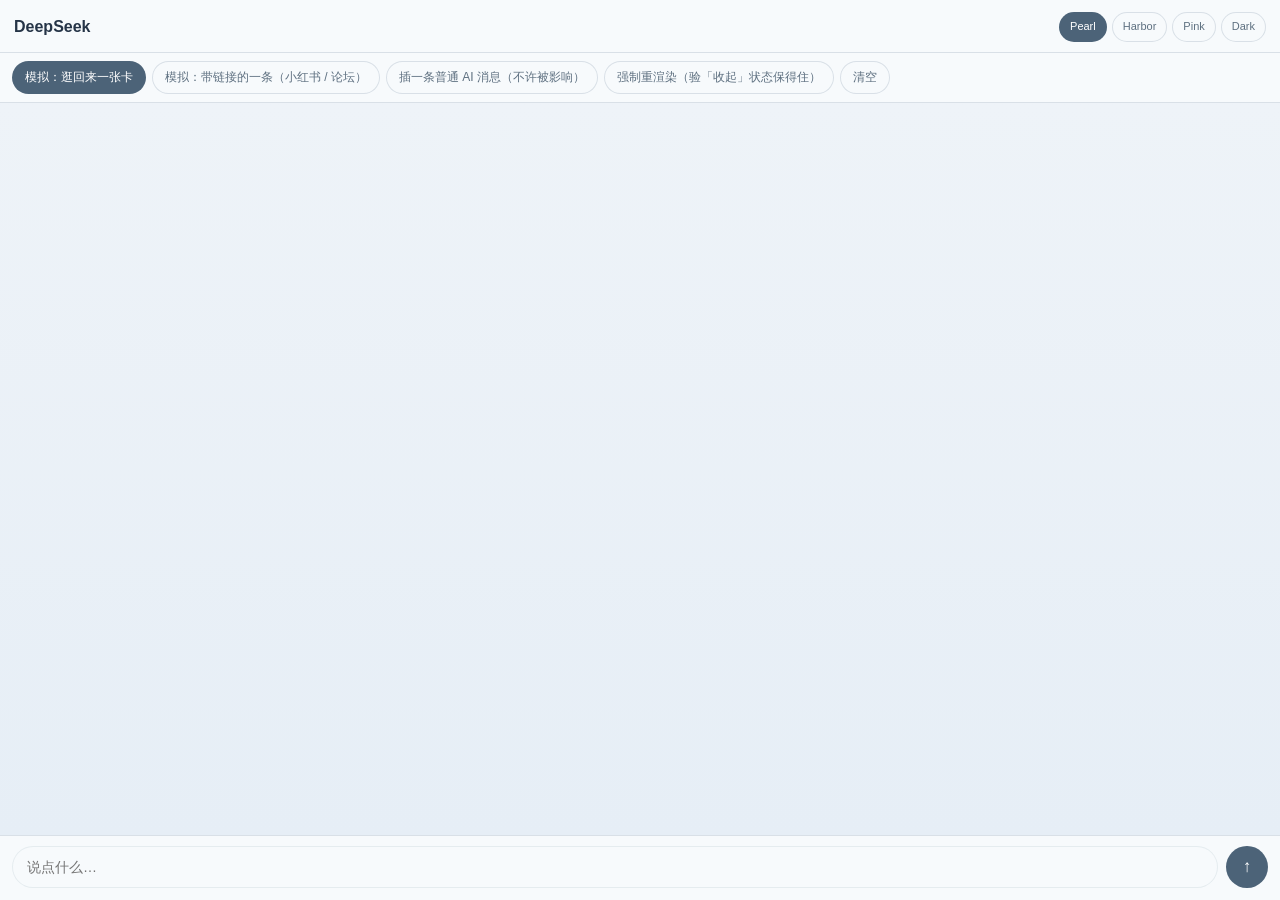
<file: topic-preview.html>
<!DOCTYPE html>
<html lang="zh-CN" data-theme="light">
<head>
<meta charset="utf-8">
<meta name="viewport" content="width=device-width,initial-scale=1,viewport-fit=cover">
<title>Topic Pool · 预览（Tidal Echo）</title>

<link rel="stylesheet" href="topic-pack.css">

<style>
/* 这里复刻宿主的关键布局数字，好让卡片量出来的比例和真宿主一致：
   .bubble 的 max-width / .row.ai 的 padding-left / 卡片所在的滚动容器 */
:root{
  --font-cn: -apple-system, BlinkMacSystemFont, "PingFang SC", "HarmonyOS Sans SC", "Microsoft YaHei", "Segoe UI", sans-serif;
  --ease-soft: cubic-bezier(0.22, 1, 0.36, 1);
  --avatar-size: 30px;
  --bg: #F7FAFC; --hairline: rgba(120,142,165,.24);
  --text: #253447; --text-soft: #5E7080; --text-faint: #8A99A8;
  --accent: #4C6378; --accent-fg: #ffffff;
  --field-bg: rgba(247,250,252,.92); --field-line: rgba(151,169,181,.18);
  --card-bg: rgba(244,248,250,.5); --card-line: rgba(150,168,182,.16);
  --seg-track: rgba(140,160,176,.11); --danger: #b06a6f;
  --wall: linear-gradient(180deg,#eef3f8,#e6eef6);
}
:root[data-theme="harbor"]{
  --bg:#F4F2EF; --hairline:rgba(74,93,108,.20); --text:#36404B; --text-soft:#5E6B78;
  --text-faint:#9197A0; --accent:#4A5D6C; --field-bg:rgba(244,242,239,.92);
  --card-bg:rgba(244,242,239,.6); --wall: linear-gradient(180deg,#f2efe9,#eae5dd);
}
:root[data-theme="pink"]{
  --bg:#FFF4F8; --hairline:rgba(212,120,158,.22); --text:#4A2B39; --text-soft:#8A5A6E;
  --text-faint:#B08D9C; --accent:#E8558F; --field-bg:rgba(255,255,255,.86);
  --field-line:rgba(212,120,158,.20); --card-line:rgba(212,120,158,.16);
  --seg-track:rgba(224,150,182,.18); --wall: linear-gradient(180deg,#ffe9f1,#fbd3e2);
}
:root[data-theme="dark"]{
  --bg:#0F0F12; --hairline:rgba(255,255,255,.10); --text:#EDEDF2; --text-soft:#A8A8B4;
  --text-faint:#75757F; --accent:#C9A9E0; --accent-fg:#17171C;
  --field-bg:rgba(255,255,255,.06); --field-line:rgba(255,255,255,.10);
  --card-line:rgba(255,255,255,.09); --seg-track:rgba(255,255,255,.08);
  --wall: linear-gradient(180deg,#141419,#0b0b0e);
}
*{ box-sizing:border-box; -webkit-tap-highlight-color:transparent; }
html,body{ margin:0; height:100%; }
body{ background:var(--bg); color:var(--text); font-family:var(--font-cn); font-size:15px;
  line-height:1.6; -webkit-font-smoothing:antialiased; display:flex; flex-direction:column; }

.head{ flex:0 0 auto; display:flex; align-items:center; gap:9px; padding:12px 14px 10px; border-bottom:1px solid var(--hairline); }
.head b{ font-size:16px; }
.head .pvrow{ margin-left:auto; display:flex; gap:5px; }
.head button{ font:inherit; font-size:11px; padding:5px 10px; border-radius:999px; cursor:pointer;
  border:1px solid var(--hairline); background:var(--field-bg); color:var(--text-soft); }
.head button.on{ background:var(--accent); color:var(--accent-fg); border-color:transparent; }
.pvbar{ flex:0 0 auto; display:flex; gap:6px; flex-wrap:wrap; padding:8px 12px; border-bottom:1px solid var(--hairline); }
.pvbar button{ font:inherit; font-size:12px; padding:6px 12px; border-radius:999px; cursor:pointer;
  border:1px solid var(--hairline); background:var(--field-bg); color:var(--text-soft); }
.pvbar button.pri{ background:var(--accent); color:var(--accent-fg); border-color:transparent; }

/* 消息区：照宿主的数字 */
.scroll{ flex:1 1 auto; min-height:0; overflow-y:auto; padding:14px 14px 20px; background:var(--wall); }
.row{ display:flex; position:relative; margin-top:18px; }
.row.human{ justify-content:flex-end; }
.row.ai{ justify-content:flex-start; padding-left:calc(var(--avatar-size) + 14px); }
.row.ai::before{ content:""; position:absolute; left:0; top:0; width:var(--avatar-size); height:var(--avatar-size);
  border-radius:50%; background:var(--seg-track); }
.bubble{
  max-width:min(61vw,506px);
  padding:10px 15px; border-radius:16px;
  background:var(--field-bg); border:1px solid var(--field-line);
  font-size:15px; line-height:1.58; word-wrap:break-word; overflow-wrap:break-word;
}
.row.human .bubble{ background:var(--accent); color:var(--accent-fg); border-color:transparent; }
.bubble .txt{ white-space:normal; }

.composer{ flex:0 0 auto; display:flex; gap:8px; padding:10px 12px calc(12px + env(safe-area-inset-bottom));
  border-top:1px solid var(--hairline); background:var(--bg); }
.composer input{ flex:1 1 auto; border:1px solid var(--field-line); border-radius:999px; padding:9px 14px;
  font:inherit; font-size:14px; background:var(--field-bg); color:var(--text); outline:none; }
.composer .send{ width:42px; border:none; border-radius:50%; background:var(--accent); color:var(--accent-fg); font-size:17px; cursor:pointer; }

#chToast{ position:fixed; left:50%; bottom:96px; transform:translateX(-50%); z-index:260;
  background:rgba(30,44,60,.92); color:#fff; font-size:12.5px; padding:8px 16px; border-radius:999px;
  opacity:0; transition:opacity .2s; pointer-events:none; }
#chToast.on{ opacity:1; }
/* 「自由活动」面板的替身：只为了让「返回列表」有个落地 */
#actStub{ position:fixed; inset:0; z-index:300; display:none; align-items:flex-end; }
#actStub.on{ display:flex; }
#actStub .bg{ position:absolute; inset:0; background:rgba(24,34,46,.34); }
#actStub .bd{ position:relative; width:100%; background:var(--bg); border-radius:20px 20px 0 0;
  border-top:1px solid var(--hairline); padding:16px 16px calc(20px + env(safe-area-inset-bottom)); }
#actStub h3{ margin:0 0 8px; font-size:15px; }
#actStub p{ margin:0; font-size:12.5px; color:var(--text-soft); line-height:1.7; }
#actStub .x{ position:absolute; right:14px; top:12px; border:none; background:none; font-size:16px; cursor:pointer; color:var(--text-soft); }
</style>
</head>
<body>

<div class="head">
  <b>DeepSeek</b>
  <div class="pvrow">
    <button data-theme="light" class="on">Pearl</button>
    <button data-theme="harbor">Harbor</button>
    <button data-theme="pink">Pink</button>
    <button data-theme="dark">Dark</button>
  </div>
</div>

<div class="pvbar">
  <button class="pri" data-sim="simple">模拟：逛回来一张卡</button>
  <button data-sim="rich">模拟：带链接的一条（小红书 / 论坛）</button>
  <button data-sim="plain">插一条普通 AI 消息（不许被影响）</button>
  <button data-sim="rerender">强制重渲染（验「收起」状态保得住）</button>
  <button data-sim="reset">清空</button>
</div>

<div class="scroll" id="scroll"></div>

<div class="composer">
  <input id="input" type="text" placeholder="说点什么…">
  <button class="send" id="sendBtn" aria-label="发送">↑</button>
</div>

<div id="chToast"></div>
<div id="actStub"><div class="bg" data-act-close></div><div class="bd">
  <button class="x" data-act-close>✕</button>
  <h3>自由活动</h3>
  <p>（这是替身面板）真页面里这里就是那张长长的自由活动面板 ——<br>
     卡片上的「返回列表」会把你带回它的历史记录，每条记录旁边都有「发到聊天」。</p>
</div></div>

<script>
/* ── 宿主替身：只补 topic-pack 会碰的那几个名字 ───────────────────────
   renderText / setMessage / makeMessage 三个必须**形状一致**：
   包靠包住它们来把卡片塞进消息流，形状不对就挂不上。 */
const CONFIG = { AI_NAME: "DeepSeek" };
const AI_NAME = CONFIG.AI_NAME;
function showToast(m){
  const t = document.getElementById("chToast");
  t.textContent = m; t.classList.add("on");
  clearTimeout(t._t); t._t = setTimeout(() => t.classList.remove("on"), 2000);
}
function scrollToBottom(){ const s = document.getElementById("scroll"); s.scrollTop = s.scrollHeight; }
function scheduleRender(){ renderAll(); }
function appUrl(p){ return p; }
function authHeaders(){ return {}; }

const messages = [];
function renderText(t){
  return String(t == null ? "" : t)
    .replace(/[&<>"]/g, (c) => ({ "&": "&amp;", "<": "&lt;", ">": "&gt;", '"': "&quot;" }[c]))
    .replace(/\n/g, "<br>");
}
function makeMessage(rowData){
  const m = rowData.message;
  const row = document.createElement("div");
  row.className = "row " + (m.from === "human" ? "human" : "ai");
  row.dataset.messageKey = String(m.id);
  const bubble = document.createElement("div");
  bubble.className = "bubble";
  bubble.innerHTML = m.text ? '<span class="txt">' + renderText(m.text) + "</span>" : "";
  row.appendChild(bubble);
  return row;
}
function setMessage(raw){
  const m = Object.assign({ id: raw.id, ts: raw.ts || Date.now(), from: raw.from || "ai", kind: raw.kind || "chat", text: raw.text, meta: raw.meta || {} }, raw);
  const i = messages.findIndex((x) => String(x.id) === String(m.id));
  if (i >= 0) messages[i] = m; else messages.push(m);
  renderAll();
  return m;
}
function renderAll(){
  const sc = document.getElementById("scroll");
  sc.innerHTML = "";
  messages.slice().sort((a, b) => (Number(a.id) || Number.MAX_SAFE_INTEGER) - (Number(b.id) || Number.MAX_SAFE_INTEGER))
    .forEach((m) => sc.appendChild(makeMessage({ message: m })));
  scrollToBottom();
}

/* 「自由活动」面板替身 */
window.ActivityPanel = { open(){ document.getElementById("actStub").classList.add("on"); },
                         close(){ document.getElementById("actStub").classList.remove("on"); } };
document.addEventListener("click", (e) => {
  if (e.target.closest("[data-act-close]")) window.ActivityPanel.close();
  const t = e.target.closest("button[data-theme]");
  if (t){
    document.documentElement.setAttribute("data-theme", t.dataset.theme);
    document.querySelectorAll("button[data-theme]").forEach((b) => b.classList.toggle("on", b === t));
    return;
  }
  const s = e.target.closest("[data-sim]");
  if (!s) return;
  const what = s.dataset.sim;
  if (what === "reset"){ messages.length = 0; renderAll(); return; }
  if (what === "plain"){ setMessage({ id: 100 + messages.length, from: "ai", text: "这是一条普通消息，里面没有标记 —— 不许被卡片逻辑碰到。" }); return; }
  if (what === "rerender"){ renderAll(); showToast("已强制重渲染"); return; }
  if (what === "simple"){
    window.TopicCard.send({
      title: "夜里在论坛刷到一个关于「拟人化 AI 服务」的新规讨论",
      body: "规则落在「情感交互服务」这一档：提供陪伴、情感支持的要单独说明。回帖里吵得最凶的是——\n"
          + "「它记得我」到底算功能还是算承诺。有人贴了一句：能被记住的东西，才谈得上被弄丢。",
      src: "去过：forum-mcp · search_threads\nblog-mcp · fetch_article",
      when: "今天 21:40", from: "自由活动 · 定时"
    });
    return;
  }
  if (what === "rich"){
    window.TopicCard.send({
      title: "小红书那边在教人怎么给阳台种香草",
      body: "记下来三条：薄荷要单独一盆（会串根）、迷迭香宁干勿湿、罗勒要掐尖才长得旺。\n"
          + "底下最高赞的评论是「先养死三盆再说」，看着挺有道理。",
      src: "去过：xiaohongshu · search_notes、xiaohongshu · get_note\n"
          + "https://www.xiaohongshu.com/explore/66f0a1b2000000001e02d3c4\n"
          + "https://www.xiaohongshu.com/explore/66f0c9d1000000001d0a77b1",
      when: "今天 15:12", from: "自由活动 · 补一次（页面重新打开）"
    });
    return;
  }
});
document.getElementById("sendBtn").addEventListener("click", () => {
  const i = document.getElementById("input");
  const v = i.value.trim(); if (!v) return;
  i.value = "";
  setMessage({ id: 900 + messages.length, from: "human", text: v });
});
document.getElementById("input").addEventListener("keydown", (e) => { if (e.key === "Enter") document.getElementById("sendBtn").click(); });
</script>
<script src="topic-pack.js"></script>
</body>
</html>
</file>
<file: activity-pack.css>
/* ═══════════════════════════════════════════════════════════════════════════
   Tidal Echo · 自由活动（让 TA 自己出门逛逛）— 样式层
   ───────────────────────────────────────────────────────────────────────────
   范式来源：death34018-hue/AionsHome 的「娱乐室」（MCP 服务接入 + AI 自主探索 +
   行动日志 + 经历总结归档）。这里把同一套思路搬进本前端的侧边栏整页面板。

   视觉沿用本前端既有的整页层约定（与群聊 / 万花筒同一套）：
     · position:fixed inset:0 + 内部 .act-page 居中到 --ref-width
     · .hidden 控制存在、.open 触发上浮
     · 颜色全取宿主 CSS 变量 → 四套主题自动跟随
   ═══════════════════════════════════════════════════════════════════════════ */

.act-panel .hidden{ display: none !important; }

.act-panel{
  position: fixed; inset: 0; z-index: 199;
  display: flex; flex-direction: column; justify-content: center;
  background: var(--bg, #F7FAFC);
}
.act-panel.hidden{ display: none; }
.act-panel.open .act-page{ transform: translateY(0); opacity: 1; }
.act-page{
  position: relative;
  width: min(100vw, var(--ref-width, 941px)); height: 100%;
  margin: 0 auto; background: var(--bg, #F7FAFC);
  display: flex; flex-direction: column; min-height: 0;
  transform: translateY(2.5%); opacity: 0;
  transition: transform .34s var(--ease-soft, cubic-bezier(.22,1,.36,1)), opacity .28s ease;
}

/* ── 顶栏 ──────────────────────────────────────────────────────────────── */
.act-top{
  display: flex; align-items: center; gap: 2px;
  padding: calc(env(safe-area-inset-top) + 12px) 14px 2px; flex: 0 0 auto;
}
.act-top button{
  appearance: none; -webkit-appearance: none; border: none; background: transparent;
  color: var(--text, #253447); font-size: 19px; cursor: pointer;
  padding: 4px 8px; opacity: .72; transition: opacity .2s ease;
  font-family: var(--font-cn, inherit);
}
.act-top button:hover{ opacity: 1; }
.act-top button svg{ width: 19px; height: 19px; display: block; }
.act-title-wrap{ text-align: center; flex: 1 1 auto; min-width: 0; }
.act-title{
  font-size: 19px; font-weight: 600; color: var(--text, #253447);
  letter-spacing: .04em; white-space: nowrap; overflow: hidden; text-overflow: ellipsis;
}
.act-sub{
  color: var(--text-faint, #8A99A8); font-size: 11.5px; margin-top: 2px;
  white-space: nowrap; overflow: hidden; text-overflow: ellipsis;
}

/* ── 主体 ──────────────────────────────────────────────────────────────── */
.act-body{
  flex: 1 1 auto; min-height: 0; overflow-y: auto; -webkit-overflow-scrolling: touch;
  padding: 12px 14px calc(env(safe-area-inset-bottom) + 24px);
}
.act-card{
  border: 1px solid var(--card-line, rgba(150,168,182,.16));
  background: var(--card-bg, rgba(244,248,250,.42));
  border-radius: 14px; padding: 12px 13px; margin-bottom: 10px;
}
.act-card-t{
  display: flex; align-items: center; gap: 7px; margin-bottom: 8px;
  font-size: 13px; font-weight: 700; color: var(--text, #253447); letter-spacing: .03em;
}
.act-card-t .n{
  min-width: 17px; height: 17px; padding: 0 5px; border-radius: 999px;
  background: var(--seg-track, rgba(140,160,176,.14)); color: var(--text-soft, #5E7080);
  font-size: 10.5px; line-height: 17px; text-align: center; font-weight: 600;
}
.act-card-t button{
  margin-left: auto; appearance: none; border: none; background: transparent; cursor: pointer;
  color: var(--text-faint, #8A99A8); font-size: 11.5px; font-family: var(--font-cn, inherit);
  text-decoration: underline; text-underline-offset: 2px;
}
.act-lbl{ display: block; font-size: 11px; color: var(--text-faint, #8A99A8); margin: 9px 0 4px; }
.act-in, .act-sel, .act-ta{
  width: 100%; box-sizing: border-box;
  border: 1px solid var(--field-line, rgba(151,169,181,.18));
  background: var(--field-bg, rgba(247,250,252,.92));
  color: var(--text, #253447); border-radius: 10px;
  padding: 9px 11px; font-size: 12.5px; font-family: var(--font-cn, inherit);
}
.act-ta{ line-height: 1.7; resize: vertical; }
.act-in:focus, .act-sel:focus, .act-ta:focus{ outline: none; border-color: var(--accent, #4C6378); }
.act-two{ display: flex; gap: 8px; }
.act-two > *{ flex: 1 1 0; min-width: 0; }
.act-note{ font-size: 11px; line-height: 1.75; color: var(--text-faint, #8A99A8); margin-top: 7px; }
.act-note b{ color: var(--text-soft, #5E7080); }
.act-warn{
  font-size: 11.5px; line-height: 1.7; color: #A8565F;
  border: 1px solid rgba(168,86,95,.3); background: rgba(168,86,95,.06);
  border-radius: 11px; padding: 9px 11px; margin-top: 8px;
}
.act-ok{
  font-size: 11.5px; line-height: 1.7; color: #2E7D5B;
  border: 1px solid rgba(46,125,91,.3); background: rgba(46,125,91,.06);
  border-radius: 11px; padding: 9px 11px; margin-top: 8px;
}
.act-btn{
  appearance: none; border: none; border-radius: 10px; cursor: pointer;
  background: var(--accent, #4C6378); color: var(--accent-fg, #fff);
  padding: 9px 15px; font-size: 12.5px; font-weight: 600;
  font-family: var(--font-cn, inherit); margin: 4px 6px 0 0;
}
.act-btn.ghost{ background: transparent; color: var(--text, #253447); border: 1px solid var(--card-line, rgba(150,168,182,.3)); }
.act-btn.danger{ background: transparent; color: #A8565F; border: 1px solid rgba(168,86,95,.34); }
.act-btn[disabled]{ opacity: .5; cursor: default; }
.act-switch{
  display: flex; align-items: center; justify-content: space-between; gap: 12px;
  padding: 9px 0; border-bottom: 1px solid var(--hairline, rgba(120,142,165,.14));
}
.act-switch:last-of-type{ border-bottom: none; }
.act-switch .t{ font-size: 12.5px; color: var(--text, #253447); line-height: 1.55; min-width: 0; }
.act-switch .t small{ display: block; font-size: 11px; color: var(--text-faint, #8A99A8); margin-top: 2px; line-height: 1.6; }
.act-sw{
  appearance: none; border: none; cursor: pointer; flex: 0 0 auto;
  width: 42px; height: 25px; border-radius: 999px;
  background: var(--seg-track, rgba(140,160,176,.24)); position: relative;
  transition: background .22s ease;
}
.act-sw::after{
  content: ""; position: absolute; top: 3px; left: 3px;
  width: 19px; height: 19px; border-radius: 50%; background: #fff;
  box-shadow: 0 1px 4px rgba(0,0,0,.18);
  transition: transform .22s var(--ease-soft, cubic-bezier(.22,1,.36,1));
}
.act-sw.on{ background: var(--accent, #4C6378); }
.act-sw.on::after{ transform: translateX(17px); }

/* ── MCP 服务条目 ─────────────────────────────────────────────────────── */
.act-sv{
  border: 1px solid var(--card-line, rgba(150,168,182,.14));
  background: var(--seg-track, rgba(140,160,176,.06));
  border-radius: 12px; padding: 10px 11px; margin-bottom: 8px;
}
.act-sv-h{ display: flex; align-items: center; gap: 7px; margin-bottom: 6px; }
.act-sv-h b{ font-size: 12.5px; color: var(--text, #253447); font-weight: 600; min-width: 0;
  overflow: hidden; text-overflow: ellipsis; white-space: nowrap; }
.act-sv-h .st{
  font-size: 10px; padding: 1px 7px; border-radius: 999px; flex: 0 0 auto;
  border: 1px solid var(--hairline, rgba(120,142,165,.3)); color: var(--text-faint, #8A99A8);
}
.act-sv-h .st.ok{ color: #2E7D5B; border-color: rgba(46,125,91,.35); }
.act-sv-h .st.bad{ color: #A8565F; border-color: rgba(168,86,95,.35); }
.act-sv-h .x{
  margin-left: auto; appearance: none; border: none; background: transparent; cursor: pointer;
  color: var(--text-faint, #8A99A8); font-size: 15px; padding: 0 3px; flex: 0 0 auto;
}
.act-sv-h .x:hover{ color: #A8565F; }
.act-tools{ font-size: 10.5px; line-height: 1.7; color: var(--text-faint, #8A99A8); word-break: break-word; }

/* ── 行动日志 ─────────────────────────────────────────────────────────── */
.act-log{ max-height: 42vh; overflow-y: auto; -webkit-overflow-scrolling: touch; }
.act-step{
  display: flex; gap: 8px; padding: 7px 0;
  border-bottom: 1px dashed var(--hairline, rgba(120,142,165,.26));
  font-size: 11.5px; line-height: 1.7;
}
.act-step:last-child{ border-bottom: none; }
.act-step .g{
  flex: 0 0 auto; width: 18px; height: 18px; border-radius: 6px; margin-top: 1px;
  display: grid; place-items: center; font-size: 10px; font-weight: 700;
  background: var(--seg-track, rgba(140,160,176,.16)); color: var(--text-soft, #5E7080);
}
.act-step.tool .g{ background: rgba(62,123,232,.14); color: #2F63C4; }
.act-step.think .g{ background: rgba(217,130,43,.14); color: #B36A1A; }
.act-step.say .g{ background: rgba(23,160,138,.14); color: #0E7C6B; }
.act-step .tx{ min-width: 0; flex: 1 1 auto; word-break: break-word; }
.act-step .tx b{ color: var(--text, #253447); font-weight: 600; }
.act-step .tx code{
  font-family: var(--font-en, ui-monospace, monospace); font-size: 10.5px;
  background: var(--seg-track, rgba(140,160,176,.16)); border-radius: 4px; padding: 1px 4px;
}
.act-step .tx .res{ color: var(--text-faint, #8A99A8); display: block; margin-top: 2px; white-space: pre-wrap; }
.act-empty{ text-align: center; padding: 22px 16px; color: var(--text-faint, #8A99A8); }
.act-empty svg{ width: 36px; height: 36px; opacity: .4; margin-bottom: 8px; }
.act-empty h4{ font-size: 13px; color: var(--text-soft, #5E7080); font-weight: 600; margin: 0 0 5px; }
.act-empty p{ font-size: 11.5px; line-height: 1.8; margin: 0; }

.act-run{
  border-top: 1px solid var(--hairline, rgba(120,142,165,.14));
  padding: 8px 0; font-size: 11.5px; line-height: 1.7; color: var(--text-soft, #5E7080);
}
.act-run:first-child{ border-top: none; }
.act-run .h{ display: flex; gap: 7px; align-items: baseline; }
.act-run .h b{ color: var(--text, #253447); font-weight: 600; }
.act-run .h span{ font-size: 10.5px; color: var(--text-faint, #8A99A8); margin-left: auto; flex: 0 0 auto; }
.act-run .b{ color: var(--text-faint, #8A99A8); margin-top: 3px; white-space: pre-wrap; word-break: break-word; }
/* 每条记录底下的动作行：目前只有「发到聊天」（做成一张 Topic Pool 卡） */
.act-run .act-run-acts{ display: flex; gap: 7px; margin-top: 7px; }
.act-run .act-run-acts .act-btn{ padding: 5px 12px; font-size: 11.5px; }

@media (max-width: 380px){
  .act-two{ flex-direction: column; }
}
</file>
<file: album-pack.css>
/* ══════════════════════════════════════════════════════════════════════════
   album-pack.css · 图片记忆（App 内整页面板）

   这个文件是从原来的 album.html 搬过来的。搬的时候做了一件必须做的事：
   **把每一条选择器都收进 .alb-panel 里** —— 原来那些 .bar / .wrap / .act / .tag /
   .modal / .wall 都是通用名，而宿主 index.html 里已经有 .wall 和 .act，
   不隔离就是互相污染（谁后加载谁赢，症状随机）。

   另一件必须做的事：**不再自己写 :root**。原来那张色板把 --bg/--text/--accent
   写死在浅色上，所以在宿主里切主题它不跟。现在整套颜色直接用宿主的变量，
   宿主缺的那几个（--accent-deep / --sheet-* / --photo-shadow / --wall …）
   在下面 .alb-panel 里按宿主变量派生，只作用于本面板。
   ══════════════════════════════════════════════════════════════════════════ */

.alb-panel{
  position: fixed; inset: 0; z-index: 203;
  display: flex; flex-direction: column;
  color: var(--text, #253447);
  font-family: var(--font-cn, "Noto Serif SC", serif);
  font-size: 15px; line-height: 1.6;
  -webkit-font-smoothing: antialiased;
  background-color: var(--bg, #F7FAFC);
  /* 宿主用 --wall-stack（壁纸 + 一层兜底 SVG）；跟着它走，四套主题自动对 */
  background-image: var(--wall-stack, none);
  background-size: cover; background-position: center;
  opacity: 0; transition: opacity .26s ease;
}
.alb-panel.hidden{ display: none !important; }
.alb-panel.open{ opacity: 1; }
.alb-scroll{ flex: 1 1 auto; min-height: 0; overflow-y: auto; -webkit-overflow-scrolling: touch; }

/* 宿主没有、但 album 原来是自带的那几个变量 —— 在面板里派生，不外溢 */
.alb-panel{
  --accent-deep: var(--accent-deep, var(--accent, #2C4056));
  --photo-shadow: var(--photo-shadow, 0 10px 24px rgba(54,76,96,.18));
  --sheet-bg: var(--sheet-bg, var(--field-bg, rgba(252,253,255,.90)));
  --sheet-line: var(--sheet-line, var(--field-line, rgba(255,255,255,.85)));
  --sheet-hi: var(--sheet-hi, rgba(255,255,255,.7));
  --sheet-scrim: var(--sheet-scrim, var(--scrim-solid, rgba(44,60,78,.44)));
  --danger: var(--danger, #b06a6f);
  --font-script: var(--font-script, "Pinyon Script", cursive);
  --peer-avatar: url("avatar-sea.png");
}

/* 下面这一段是从 album.html 原样搬过来的样式，只做了作用域化 */

/* ───────── Pearl Tide · light theme (shared with the PWA) ───────── */.alb-panel :root{
  --font-en:"Cormorant Garamond",Georgia,serif;
  --font-cn:"Noto Serif SC","Songti SC","STSong","SimSun",serif;
  --font-script:"Pinyon Script","Cormorant Garamond",cursive;

  --bg:#F7FAFC;
  --wall:url("chat-light.webp");
  --text:#253447;
  --text-soft:#5E7080;
  --text-faint:#8A99A8;
  --accent:#4C6378;
  --accent-deep:#2C4056;
  --hairline:rgba(120,142,165,.24);
  --card-bg:rgba(248,251,253,.58);
  --card-line:rgba(150,168,182,.22);
  --field-bg:rgba(255,255,255,.55);
  --field-line:rgba(255,255,255,.7);
  --sheet-bg:rgba(252,253,255,.90);
  --sheet-line:rgba(255,255,255,.85);
  --sheet-hi:rgba(255,255,255,.7);
  --sheet-scrim:rgba(44,60,78,.44);
  --shadow:0 18px 46px rgba(74,93,108,.12);
  --soft-shadow:0 10px 26px rgba(86,104,118,.10);
  --photo-shadow:0 10px 24px rgba(54,76,96,.18);
  --scrim:linear-gradient(180deg,rgba(255,255,255,.48),rgba(255,255,255,.16) 32%,rgba(255,255,255,.06) 66%,rgba(255,255,255,.30));
  --danger:#b06a6f;
  --peer-avatar:url("avatar-sea.png");
}
.alb-panel *{ box-sizing:border-box; -webkit-tap-highlight-color:transparent; }
.alb-panel html,
.alb-panel body{ margin:0; padding:0; }
.alb-panel body{
  background:var(--bg); color:var(--text);
  font-family:var(--font-cn); font-size:15px; line-height:1.6;
  -webkit-font-smoothing:antialiased; text-rendering:optimizeLegibility;
  min-height:100vh; overflow-x:hidden;
}
.alb-panel .alb-wall{ position:fixed; inset:0; z-index:-2; background:var(--bg) var(--wall) center/cover no-repeat; }
.alb-panel .alb-wall::after{ content:""; position:absolute; inset:0; background:var(--scrim); }
.alb-panel img{ display:block; max-width:100%; }
.alb-panel button{ font:inherit; color:inherit; cursor:pointer; border:none; background:none; }
.alb-panel .hidden{ display:none !important; }


/* 主页同款毛玻璃柔光质感 */.alb-panel .glass{ background:var(--field-bg); border:1px solid var(--field-line);
  box-shadow:var(--soft-shadow), inset 0 1px 0 var(--sheet-hi);
  -webkit-backdrop-filter:blur(16px) saturate(1.25); backdrop-filter:blur(16px) saturate(1.25); }


/* ───────── 顶栏：‹ 返回 + 右上 PHOTO ALBUM ───────── */.alb-panel .bar{
  position:sticky; top:0; z-index:30; display:flex; align-items:flex-start; gap:6px;
  padding:calc(8px + env(safe-area-inset-top)) clamp(16px,5vw,28px) 4px;
  background:linear-gradient(180deg,rgba(247,250,252,.82),rgba(247,250,252,0));
  -webkit-backdrop-filter:blur(12px) saturate(1.15); backdrop-filter:blur(12px) saturate(1.15);
}
.alb-panel .bar .icon{ width:36px; height:36px; margin-top:-3px; margin-left:-7px; display:grid; place-items:center; border-radius:50%;
  color:var(--text); transition:background .2s,transform .15s; }
.alb-panel .bar .icon:active{ transform:scale(.9); background:var(--hairline); }
.alb-panel .bar .icon svg{ width:23px; height:23px; }
.alb-panel .bar .grow{ flex:1; }
.alb-panel .top-label{ text-align:right; font-family:var(--font-en); font-size:11.5px; font-weight:500;
  letter-spacing:.32em; line-height:1.4; color:var(--text-faint); padding-right:2px; }
.alb-panel .top-label .rule{ display:block; width:28px; height:1px; background:var(--hairline); margin:5px 0 0 auto; }
.alb-panel .wrap{ max-width:560px; margin:0 auto; padding:0 clamp(16px,5vw,28px) calc(22px + env(safe-area-inset-bottom)); position:relative; z-index:1; }


/* ───────── Hero 抬头（左对齐、紧凑） ───────── */.alb-panel .hero{ text-align:left; padding:2px 0 6px; }
.alb-panel .hero h1{ font-family:var(--font-script); font-weight:400; color:var(--text);
  font-size:clamp(33px,10.6vw,46px); line-height:1; margin:0; }
.alb-panel .hero .sub{ font-family:var(--font-en); font-style:italic; font-size:clamp(13px,3.8vw,16px);
  color:var(--text-soft); margin-top:0; letter-spacing:.01em; }


/* ───────── 搜索 + Upload（窄小、浅色毛玻璃） ───────── */.alb-panel .tools{ display:flex; gap:9px; align-items:stretch; margin:9px 0 13px; }
.alb-panel .search{ flex:1; min-width:0; display:flex; align-items:center; gap:8px; padding:0 13px; border-radius:24px; }
.alb-panel .search svg{ width:15px; height:15px; color:var(--text-faint); flex:0 0 auto; }
.alb-panel .search input{ flex:1; min-width:0; border:none; background:none; outline:none; color:var(--text);
  font-family:var(--font-en); font-size:14px; padding:9px 0; }
.alb-panel .search input::placeholder{ color:var(--text-faint); font-style:italic; }
.alb-panel .up-btn{ flex:0 0 auto; display:flex; align-items:center; gap:6px; padding:0 14px; border-radius:24px;
  color:var(--text); font-family:var(--font-en); font-size:13px; letter-spacing:.01em; transition:transform .15s; }
.alb-panel .up-btn:active{ transform:scale(.96); }
.alb-panel .up-btn svg{ width:14px; height:14px; color:var(--text-soft); }


/* 区块小标题 */.alb-panel .sec-head{ display:flex; align-items:baseline; justify-content:space-between; margin:13px 2px 8px; }
.alb-panel .sec-head h2{ font-family:var(--font-en); font-weight:500; font-size:17px; letter-spacing:.01em; margin:0; color:var(--text); }
.alb-panel .sec-head .more{ font-family:var(--font-en); font-size:12.5px; font-style:italic; color:var(--text-soft); white-space:nowrap; }
.alb-panel .sec-head .more:active{ opacity:.6; }


/* ───────── board 照片墙：照片在底层，PNG 当上层压边（不露白边） ───────── */.alb-panel .board-zone{ position:relative; margin:0 -2px 2px; }
.alb-panel .board{ position:relative; width:100%; aspect-ratio:1046/917; }
.alb-panel .board-bg{ position:absolute; inset:0; width:100%; height:100%; object-fit:contain; z-index:2; pointer-events:none; }
.alb-panel .pw-frame{ position:absolute; z-index:1; overflow:hidden; animation:albPop .5s both; }
.alb-panel .pw-frame img{ width:100%; height:100%; object-fit:cover; background:var(--hairline); }
.alb-panel .pw-draw{ position:absolute; left:1%; top:46.5%; width:32%; height:49%; z-index:3; border-radius:8px; transition:background .2s; }
.alb-panel .pw-draw:active{ background:rgba(120,142,165,.14); }


/* ───────── Recent Uploads：横排小正方圆角图 ───────── */.alb-panel .rail{ display:flex; gap:9px; overflow-x:auto; padding:2px 2px 3px; margin:0 -2px;
  scrollbar-width:none; scroll-snap-type:x proximity; }
.alb-panel .rail::-webkit-scrollbar{ display:none; }
.alb-panel .r-item{ flex:0 0 auto; width:72px; height:72px; border-radius:14px; overflow:hidden; scroll-snap-align:start;
  background:var(--hairline); box-shadow:var(--soft-shadow); transition:transform .2s; animation:albPop .5s both; }
.alb-panel .r-item img{ width:100%; height:100%; object-fit:cover; }
.alb-panel .r-item:active{ transform:scale(.95); }
.alb-panel .dots{ display:flex; gap:5px; justify-content:center; margin:8px 0 2px; }
.alb-panel .dot{ width:5px; height:5px; border-radius:50%; background:var(--hairline); transition:background .25s,width .25s; }
.alb-panel .dot.on{ background:var(--accent); width:14px; border-radius:3px; }


/* ───────── My Albums：横向圆角卡 ───────── */.alb-panel .albums{ display:flex; gap:10px; overflow-x:auto; padding:2px 2px 4px; margin:0 -2px; scrollbar-width:none; scroll-snap-type:x proximity; }
.alb-panel .albums::-webkit-scrollbar{ display:none; }
.alb-panel .album{ flex:0 0 auto; display:flex; align-items:center; gap:10px; width:186px; padding:8px; border-radius:16px;
  scroll-snap-align:start; text-align:left; transition:transform .2s; }
.alb-panel .album:active{ transform:scale(.97); }
.alb-panel .album .cov{ width:52px; height:52px; border-radius:12px; overflow:hidden; background:var(--hairline); flex:0 0 auto; }
.alb-panel .album .cov img{ width:100%; height:100%; object-fit:cover; }
.alb-panel .album .txt{ min-width:0; }
.alb-panel .album .txt b{ display:block; font-family:var(--font-cn); font-weight:500; font-size:14.5px; color:var(--text);
  white-space:nowrap; overflow:hidden; text-overflow:ellipsis; }
.alb-panel .album .txt span{ font-family:var(--font-en); font-size:12.5px; letter-spacing:.03em; color:var(--text-faint); }


/* ───────── 全部 / 搜索结果：圆角无边框网格 ───────── */.alb-panel .rgrid{ display:grid; grid-template-columns:repeat(2,1fr); gap:16px 14px; padding:4px 2px 0; }
.alb-panel .rcard{ text-align:left; transition:transform .2s; animation:albPop .5s both; }
.alb-panel .rcard:active{ transform:scale(.97); }
.alb-panel .rcard .img{ width:100%; aspect-ratio:1/1; object-fit:cover; border-radius:16px; background:var(--hairline); box-shadow:var(--photo-shadow); }
.alb-panel .rcard .cap{ font-family:var(--font-cn); font-size:13px; line-height:1.4; color:var(--text); margin:8px 3px 1px;
  max-height:2.8em; overflow:hidden; }
.alb-panel .rcard .meta{ font-family:var(--font-en); font-size:11.5px; letter-spacing:.03em; color:var(--text-faint); margin:0 3px;
  display:flex; gap:8px; }


/* 空态 / 加载 */.alb-panel .empty{ text-align:center; color:var(--text-soft); padding:34px 20px; }
.alb-panel .empty .en{ font-family:var(--font-en); font-style:italic; font-size:18px; color:var(--text-faint); }
.alb-panel .empty p{ font-family:var(--font-cn); font-size:13.5px; margin:8px 0 0; }
.alb-panel .msg{ color:var(--danger); text-align:center; padding:14px; font-size:13.5px; }


/* ───────── 详情（字号偏小、留白呼吸） ───────── */.alb-panel .detail{ padding-top:4px; }
.alb-panel .detail .photo{ width:100%; max-height:54vh; object-fit:cover; border-radius:18px; background:var(--hairline); box-shadow:var(--photo-shadow); cursor:zoom-in; }
.alb-panel .detail .author{ display:flex; align-items:center; gap:10px; margin:16px 2px 0; }
.alb-panel .detail .author .av{ width:40px; height:40px; border-radius:50%; background:var(--bg) var(--peer-avatar) center/cover;
  box-shadow:0 2px 8px rgba(40,60,80,.2); flex:0 0 auto; }
.alb-panel .detail .author .nm{ flex:1; min-width:0; }
.alb-panel .detail .author .nm b{ font-family:var(--font-cn); font-weight:500; font-size:14.5px; }
.alb-panel .detail .author .nm b small{ font-family:var(--font-en); font-style:italic; font-weight:400; color:var(--text-faint);
  font-size:11.5px; margin-left:6px; letter-spacing:.04em; }
.alb-panel .detail .author .nm span{ display:block; font-family:var(--font-en); font-size:11.5px; color:var(--text-faint); letter-spacing:.04em; }
.alb-panel .detail h1{ font-family:var(--font-cn); font-weight:500; font-size:20px; line-height:1.4; margin:15px 2px 7px; }
.alb-panel .detail .tags{ display:flex; flex-wrap:wrap; gap:8px; margin:0 2px; }
.alb-panel .detail .tag{ font-family:var(--font-cn); font-size:11.5px; color:var(--accent); padding:4px 12px; border-radius:20px;
  background:var(--field-bg); border:1px solid var(--card-line); }
.alb-panel .detail .views{ font-family:var(--font-cn); font-size:12px; color:var(--text-faint); margin:12px 2px 0; }
.alb-panel .notes{ margin:20px 0 8px; }
.alb-panel .notes .nh{ text-align:center; font-family:var(--font-cn); font-size:13px; letter-spacing:.16em;
  color:var(--text-soft); margin-bottom:13px; }
.alb-panel .note{ background:var(--field-bg); border:1px solid var(--field-line); border-radius:16px; padding:13px 16px; margin-bottom:11px;
  box-shadow:var(--soft-shadow), inset 0 1px 0 var(--sheet-hi); -webkit-backdrop-filter:blur(14px); backdrop-filter:blur(14px); }
.alb-panel .note .at{ font-family:var(--font-en); font-size:11px; letter-spacing:.06em; color:var(--text-faint); margin-bottom:5px; }
.alb-panel .note .tx{ font-family:var(--font-cn); font-size:13.5px; line-height:1.7; color:var(--text); white-space:pre-wrap; }
.alb-panel .notes .none{ font-family:var(--font-en); font-style:italic; color:var(--text-faint); text-align:center; font-size:14px; padding:10px; }
.alb-panel .act{ display:flex; gap:10px; margin:20px 0 8px; }
.alb-panel .act button{ flex:1; padding:11px; border-radius:14px; font-family:var(--font-cn); font-size:13.5px; letter-spacing:.02em;
  color:var(--text); transition:transform .15s; display:flex; align-items:center; justify-content:center; gap:6px; }
.alb-panel .act button svg{ width:15px; height:15px; color:var(--text-soft); }
.alb-panel .act button:active{ transform:scale(.96); }


/* 详情花体落款（列表页不放，保持一屏） */.alb-panel .footer{ text-align:center; padding:38px 0 8px; }
.alb-panel .footer h3{ font-family:var(--font-script); font-weight:400; font-size:32px; color:var(--text); margin:0; line-height:1; }
.alb-panel .footer p{ font-family:var(--font-en); font-style:italic; font-size:13.5px; color:var(--text-faint); margin:9px 0 0; letter-spacing:.04em; }


/* ───────── 上传：主页上的悬浮 modal ───────── */.alb-panel .modal{ position:fixed; inset:0; z-index:70; display:grid; place-items:center; padding:18px;
  background:var(--sheet-scrim); -webkit-backdrop-filter:blur(7px); backdrop-filter:blur(7px); animation:albFade .25s; }
.alb-panel .sheet{ position:relative; width:100%; max-width:430px; max-height:88vh; overflow-y:auto; border-radius:24px; padding:24px 20px 22px;
  background:var(--sheet-bg); border:1px solid var(--sheet-line);
  box-shadow:var(--shadow), inset 0 1px 0 var(--sheet-hi);
  -webkit-backdrop-filter:blur(28px) saturate(1.3); backdrop-filter:blur(28px) saturate(1.3);
  animation:albSheetIn .32s cubic-bezier(.22,1,.36,1) both; }
.alb-panel .sheet-x{ position:absolute; top:13px; right:13px; width:30px; height:30px; display:grid; place-items:center;
  border-radius:50%; color:var(--text-soft); font-size:19px; line-height:1; transition:background .2s; }
.alb-panel .sheet-x:active{ background:var(--hairline); }
.alb-panel .sheet .fh{ font-family:var(--font-cn); font-weight:500; font-size:19px; text-align:center; margin:0 0 3px; }
.alb-panel .sheet .fsub{ font-family:var(--font-en); font-style:italic; font-size:13px; color:var(--text-faint); text-align:center; margin:0 0 16px; }
.alb-panel .sheet label{ display:block; font-family:var(--font-cn); font-size:12px; color:var(--text-soft); margin:13px 2px 5px; letter-spacing:.03em; }
.alb-panel .sheet input[type=text],
.alb-panel .sheet input[type=file]{ width:100%; padding:10px 13px; border:1px solid var(--field-line);
  border-radius:12px; background:var(--field-bg); color:var(--text); font:inherit; font-size:14px; outline:none; }
.alb-panel .sheet input[type=text]{ font-family:var(--font-cn); }
.alb-panel .sheet input:focus{ border-color:var(--accent); }
.alb-panel .sheet .preview{ margin-top:12px; width:100%; max-height:36vh; object-fit:contain; border-radius:13px;
  border:1px solid var(--field-line); background:rgba(255,255,255,.3); padding:7px; }
.alb-panel .sheet .row{ display:flex; gap:10px; margin-top:20px; }
.alb-panel .sheet .row button{ flex:1; padding:12px; border-radius:13px; font-family:var(--font-cn); font-size:14px; letter-spacing:.02em;
  transition:transform .15s; }
.alb-panel .sheet .row button:active{ transform:scale(.96); }
.alb-panel .sheet .row .ghost{ flex:0 0 38%; background:var(--field-bg); border:1px solid var(--field-line); color:var(--text-soft);
  box-shadow:inset 0 1px 0 var(--sheet-hi); }
.alb-panel .sheet .row .send{ background:var(--accent-deep); color:#fff; box-shadow:var(--soft-shadow); }
.alb-panel .sheet .status{ margin-top:12px; font-family:var(--font-cn); font-size:12.5px; color:var(--text-soft); text-align:center; min-height:1.1em; }


/* gate 门 */.alb-panel .gatebox{ background:var(--sheet-bg); border:1px solid var(--sheet-line); border-radius:22px; padding:22px 20px;
  box-shadow:var(--shadow), inset 0 1px 0 var(--sheet-hi); -webkit-backdrop-filter:blur(20px); backdrop-filter:blur(20px); margin-top:8px; }
.alb-panel .gatebox p{ font-family:var(--font-cn); font-size:13px; color:var(--text-soft); text-align:center; margin:0 0 14px; line-height:1.6; }
.alb-panel .gatebox input{ width:100%; padding:11px 14px; border:1px solid var(--field-line); border-radius:12px;
  background:var(--field-bg); color:var(--text); font-family:var(--font-cn); font-size:14px; outline:none; }
.alb-panel .gatebox .row{ display:flex; gap:10px; margin-top:14px; }
.alb-panel .gatebox .row button{ flex:1; padding:12px; border-radius:13px; font-family:var(--font-cn); font-size:14px; transition:transform .15s; }
.alb-panel .gatebox .row button:active{ transform:scale(.96); }
.alb-panel .gatebox .row .ghost{ background:var(--field-bg); border:1px solid var(--field-line); color:var(--text-soft); }
.alb-panel .gatebox .row .send{ background:var(--accent-deep); color:#fff; }


/* lightbox */.alb-panel .lightbox{ position:fixed; inset:0; z-index:80; background:rgba(20,30,42,.86);
  -webkit-backdrop-filter:blur(8px); backdrop-filter:blur(8px); display:grid; place-items:center; padding:24px; animation:albFade .25s; }
.alb-panel .lightbox img{ max-width:100%; max-height:90vh; border-radius:10px; box-shadow:0 30px 80px rgba(0,0,0,.5); }


/* 动画 */@keyframes albPop{ from{ opacity:0; transform:translateY(10px) scale(.97);} }
@keyframes albFade{ from{ opacity:0;} }
@keyframes albSheetIn{ from{ opacity:0; transform:translateY(20px) scale(.97);} }
@media (prefers-reduced-motion:reduce){.alb-panel *{ animation:none !important; }}
@media(hover:hover){.alb-panel .r-item:hover{ transform:translateY(-3px) scale(1.04); }
.alb-panel .rcard:hover{ transform:translateY(-3px); }
.alb-panel .pw-frame:hover{ filter:brightness(1.04); }
.alb-panel .album:hover{ transform:translateY(-2px); }}
@media(min-width:600px){.alb-panel .rgrid{ grid-template-columns:repeat(3,1fr); }}


/* ───────── 图片记忆新增：描述卡 / 第一印象卡 / 元信息 / 复用提示 / 模型小卡 ───────── */.alb-panel .gm-stats{ font-family:var(--font-cn); font-size:12.5px; color:var(--text-soft); margin:0 2px 10px; }
.alb-panel .gm-stats b{ color:var(--text); font-weight:600; }
.alb-panel .gm-card{ background:var(--field-bg); border:1px solid var(--field-line); border-radius:16px;
  padding:13px 16px; margin:14px 0 0; box-shadow:var(--soft-shadow), inset 0 1px 0 var(--sheet-hi);
  -webkit-backdrop-filter:blur(14px); backdrop-filter:blur(14px); }
.alb-panel .gm-card > span{ display:block; font-family:var(--font-cn); font-size:11.5px; letter-spacing:.08em;
  color:var(--text-faint); margin-bottom:6px; }
.alb-panel .gm-card > p{ font-family:var(--font-cn); font-size:13.5px; line-height:1.75; color:var(--text);
  margin:0; white-space:pre-wrap; }
.alb-panel .gm-desc{ margin-top:16px; }
.alb-panel .gm-imp{ background:rgba(198,168,188,.14); border-color:rgba(186,156,178,.32); }
.alb-panel .gm-meta{ font-family:var(--font-en); font-size:11.5px; letter-spacing:.04em; color:var(--text-faint); margin:12px 3px 0; }
.alb-panel .gm-reuse{ font-family:var(--font-cn); font-size:12px; line-height:1.75; color:var(--text-soft);
  margin:11px 0 0; padding:10px 13px; border-left:2px solid var(--accent);
  background:rgba(120,142,165,.07); border-radius:0 10px 10px 0; }
.alb-panel .gm-reuse b{ color:var(--text); }
.alb-panel .gm-row{ display:flex; gap:8px; align-items:center; margin-top:9px; }
.alb-panel .gm-row select,
.alb-panel .gm-row input[type=text]{ flex:1; min-width:0; padding:9px 11px; border-radius:11px;
  border:1px solid var(--field-line); background:var(--field-bg); color:var(--text);
  font:inherit; font-size:13px; outline:none; }
.alb-panel .gm-note{ font-family:var(--font-cn); font-size:11.5px; line-height:1.65; color:var(--text-faint); margin:8px 2px 0; }
.alb-panel .gm-mini{ font-family:var(--font-cn); font-size:12px; padding:6px 13px; border-radius:20px;
  background:var(--field-bg); border:1px solid var(--field-line); color:var(--text-soft);
  transition:transform .15s; }
.alb-panel .gm-mini:active{ transform:scale(.96); }
@media(hover:hover){.alb-panel .gm-mini:hover{ color:var(--text); }}
</file>
<file: choice-pack.css>
/* ══════════════════════════════════════════════════════════════════════════
   choice-pack.css · 选项卡（AI 抛给你的选择题）

   两处 UI：
     ① 上拉面板里的一个**开关**（复用宿主的 .cs-item 样式，只加一个开关徽标）
     ② 聊天上的浮动卡片（= 截图那张：吉祥物探出左上角 + 题干 + A/B/C/D + 自由输入）

   颜色只走宿主变量（--bg / --accent / --text / --hairline…），切主题跟着变，
   不自带色板。所有类名以 .ch- 开头，避免和别的 pack 撞车。
   ══════════════════════════════════════════════════════════════════════════ */

/* ── ① 上拉面板里的开关徽标 ───────────────────────────────────────────── */
/* 直接复用宿主的 .cs-item（icon + 文字），只在右上角叠一个小开关。
   ⚠️ 我们的按钮**不加 data-cs** —— 宿主 #cSheet 的 click 只认 [data-cs]，
      不加就天然不会被它抢走事件。 */
.ch-tile{ position: relative; }
.ch-sw{
  position: absolute; top: 7px; right: 7px;
  width: 24px; height: 14px; border-radius: 999px;
  background: var(--seg-track, rgba(140,160,176,.28));
  box-shadow: inset 0 0 0 1px var(--hairline, rgba(120,142,165,.24));
  transition: background .18s ease;
}
.ch-sw::after{
  content: ""; position: absolute; top: 2px; left: 2px;
  width: 10px; height: 10px; border-radius: 50%;
  background: var(--bg, #fff);
  box-shadow: 0 1px 2px rgba(0,0,0,.18);
  transition: transform .18s var(--ease-soft, cubic-bezier(.22,1,.36,1));
}
.ch-tile.on .ch-sw{ background: var(--accent, #4C6378); box-shadow: none; }
.ch-tile.on .ch-sw::after{ transform: translateX(10px); }
.ch-tile.on i{ background: rgba(76,99,120,.10); }
/* 有没回的问题时，磁贴上打一个点（和宿主 .rm-dot 一个意思） */
.ch-tile .ch-dot{
  position: absolute; top: 8px; left: 8px; width: 6px; height: 6px; border-radius: 50%;
  background: var(--danger, #b06a6f); display: none;
}
.ch-tile.pending .ch-dot{ display: block; }
.ch-tile .ch-sub{ font-size: 10px; color: var(--text-faint, #8A99A8); }

/* 面板底下的说明条（也兼作「打开上次那个问题」的入口） */
.ch-note{
  margin: 6px 2px 0; padding: 9px 11px; border-radius: 11px;
  background: var(--field-bg); border: 1px solid var(--field-line);
  color: var(--text-soft); font-size: 12px; line-height: 1.6;
}
.ch-note b{ color: var(--text); }
.ch-note.pending{ cursor: pointer; border-color: var(--accent, #4C6378); }
.ch-note .ch-go{ color: var(--accent, #4C6378); font-weight: 600; }

/* ── ② 浮动卡片 ──────────────────────────────────────────────────────── */
.ch-pop{ position: fixed; inset: 0; z-index: 212; display: flex; align-items: flex-end; }
.ch-pop.hidden{ display: none !important; }
.ch-scrim{
  position: absolute; inset: 0;
  background: rgba(24,34,46,.34);
  -webkit-backdrop-filter: blur(2px); backdrop-filter: blur(2px);
  opacity: 0; transition: opacity .24s ease;
}
.ch-pop.on .ch-scrim{ opacity: 1; }

.ch-card{
  position: relative; z-index: 1;
  width: 100%; max-width: 620px; margin: 0 auto;
  margin-bottom: calc(14px + env(safe-area-inset-bottom));
  background: var(--bg, #F7FAFC);
  color: var(--text, #253447);
  border: 1px solid var(--hairline, rgba(120,142,165,.24));
  border-radius: 22px;
  padding: 16px 16px 14px;
  box-shadow: 0 -6px 44px rgba(30,44,60,.20), 0 2px 10px rgba(30,44,60,.10);
  font-family: var(--font-cn, inherit); font-size: 15px; line-height: 1.6;
  transform: translateY(22px) scale(.985); opacity: 0;
  transition: transform .28s var(--ease-soft, cubic-bezier(.22,1,.36,1)), opacity .22s ease;
  /* 左侧留出吉祥物探出来的位置 */
  margin-left: 10px; margin-right: 10px;
  /* 小屏 + 长选项时不许把卡片顶出屏幕。**只让选项区内部滚** ——
     题干、自由输入、关闭键任何时候都得留在视野里。
     ⚠️ 不能在 .ch-card 上写 overflow，吉祥物是 top:-46px 探出去的，会被裁掉。 */
  /* 顶部要给它留出「上半身」露出来的高度：116px 宽的浣熊约 96px 高，压在卡沿上 11px，
     上面还有 ~85px 探出去 —— 卡片的 max-height 得把这段扣掉，不然小屏上脑袋会被切。 */
  max-height: calc(100vh - 102px);
  max-height: calc(100dvh - 102px);
}
.ch-opts{ max-height: 46vh; overflow-y: auto; -webkit-overflow-scrolling: touch; }
.ch-pop.on .ch-card{ transform: translateY(0) scale(1); opacity: 1; }

/* 吉祥物：**趴在卡片上沿**，爪子只压住一点点边缘
   ── 位置是**量出来的**，不是估的。参考图（757×734）里量到：
        卡片上沿 y=141、左沿 x=28、卡宽 729
        猫的包围盒 x[43,247] → 猫宽/卡宽 = 0.281、猫左距卡左 = 15px（2.1%）
        猫的深色像素最深只探进卡片 20px → **下沉 / 卡宽 = 2.7%**
     所以三个比例照抄：宽 0.28×卡宽、左 2%、**下沉 2.7%**。
     我第一版写 34–35px 下沉（相当于 8.5%），深了三倍 —— 结果浣熊的脖圈、爪子、
     整个胸口都埋进卡片里，参考图里那些是在卡**上方**的粉底上露着的。
   位置用 **bottom 锚定**而不是 top 负值：top 负值会让「露出多少」随图片宽高比变，
   换一张图就跑位；bottom: calc(100% - Npx) 是无论多高都只压 N px。 */
.ch-mascot{
  position: absolute; left: 8px;
  bottom: calc(100% - 11px);          /* 11px ≈ 410px 卡宽 × 2.7%（参考图的比例） */
  width: 116px; height: auto;         /* 116 ≈ 410 × 0.281 */
  pointer-events: none; user-select: none;
  /* 两层阴影：贴地那层紧而深（爪子压在边缘上的接触感），外面一层散得开 */
  filter: drop-shadow(0 2px 2px rgba(30,44,60,.20)) drop-shadow(0 8px 14px rgba(30,44,60,.22));
  transform-origin: 50% 100%;
  animation: ch-peek .42s var(--ease-soft, cubic-bezier(.22,1,.36,1)) both;
}
@keyframes ch-peek{
  from{ transform: translateY(16px) scale(.9); opacity: 0; }
  to  { transform: translateY(0) scale(1); opacity: 1; }
}

/* 标题**不做缩进** —— 参考图里「NOX 在问」就是卡片自己的左边距（约卡宽 4%），
   猫只压住上沿，根本不挡标题。上一版给它 padding-left:106px 是我自己加的，
   结果标题被推得离左边缘老远，和参考图对不上。 */
.ch-head{ display: flex; align-items: center; justify-content: space-between; gap: 10px; min-height: 30px; }
.ch-who{
  font-size: 11px; letter-spacing: .10em; font-weight: 700;
  color: var(--accent, #4C6378); opacity: .9;
}
.ch-x{
  appearance: none; border: none; background: transparent; cursor: pointer;
  color: var(--text-faint, #8A99A8); font-size: 17px; line-height: 1;
  width: 30px; height: 30px; border-radius: 50%; display: grid; place-items: center;
  flex: 0 0 auto;
}
.ch-x:hover{ background: var(--row-press, rgba(140,160,176,.14)); }

.ch-q{
  font-size: 17px; font-weight: 600; line-height: 1.55;
  margin: 9px 0 12px; word-break: break-word; white-space: pre-wrap;
  border-top: 1px solid var(--hairline, rgba(120,142,165,.20)); padding-top: 12px;
}

.ch-opts{ display: flex; flex-direction: column; gap: 8px; }
.ch-opt{
  appearance: none; cursor: pointer; width: 100%; text-align: left;
  /* flex:0 0 auto —— 上一条规则给 .ch-opts 加了 max-height+overflow，
     少了这行选项会被压扁而不是滚动 */
  flex: 0 0 auto;
  display: flex; align-items: center; gap: 12px;
  padding: 12px 12px; border-radius: 14px;
  border: 1px solid var(--field-line, rgba(151,169,181,.20));
  background: var(--field-bg, rgba(247,250,252,.9));
  color: var(--text, #253447); font-family: inherit; font-size: 14.5px; line-height: 1.5;
  transition: transform .15s var(--ease-soft, cubic-bezier(.22,1,.36,1)), background .18s;
}
.ch-opt:active{ transform: scale(.985); }
.ch-opt:hover{ background: var(--row-press, rgba(140,160,176,.12)); }
.ch-opt .ch-letter{
  flex: 0 0 auto; width: 30px; height: 30px; border-radius: 50%;
  display: grid; place-items: center;
  font-size: 12.5px; font-weight: 700; font-style: normal;
  background: var(--seg-track, rgba(140,160,176,.16));
  color: var(--accent, #4C6378);
}
.ch-opt .ch-txt{ flex: 1 1 auto; min-width: 0; word-break: break-word; }
.ch-opt .ch-chev{ flex: 0 0 auto; color: var(--text-faint, #8A99A8); font-size: 16px; line-height: 1; }

/* 自由输入 */
.ch-free{
  display: flex; align-items: center; gap: 8px; margin-top: 12px;
  padding: 5px 5px 5px 14px; border-radius: 999px;
  background: var(--field-bg, rgba(247,250,252,.9));
  border: 1px solid var(--field-line, rgba(151,169,181,.20));
}
.ch-in{
  flex: 1 1 auto; min-width: 0; border: none; outline: none; background: transparent;
  color: var(--text, #253447); font-family: inherit; font-size: 14px; padding: 7px 0;
}
.ch-in::placeholder{ color: var(--text-faint, #8A99A8); }
.ch-send{
  appearance: none; border: none; cursor: pointer; flex: 0 0 auto;
  width: 36px; height: 36px; border-radius: 50%;
  display: grid; place-items: center;
  background: var(--accent, #4C6378); color: var(--accent-fg, #fff);
  transition: opacity .18s, transform .15s;
}
.ch-send:active{ transform: scale(.94); }
.ch-send[disabled]{ opacity: .34; cursor: default; }
.ch-send svg{ width: 18px; height: 18px; }

.ch-foot{
  font-size: 11px; line-height: 1.7; color: var(--text-faint, #8A99A8);
  margin: 10px 2px 0;
}
.ch-foot b{ color: var(--text-soft, #5E7080); }

/* 输入框右上角那个 ＋ 上的小红点（有没回的问题时亮起来） */
#csOpenBtn.ch-has-dot{ position: relative; }
#csOpenBtn.ch-has-dot::after{
  content: ""; position: absolute; top: 2px; right: 2px;
  width: 8px; height: 8px; border-radius: 50%;
  background: var(--danger, #b06a6f);
  box-shadow: 0 0 0 2px var(--bg, #fff);
}

@media (max-width: 380px){
  /* 同样照比例缩：340 卡宽 × 0.281 ≈ 96px；下沉 340 × 2.7% ≈ 9px */
  .ch-mascot{ width: 96px; bottom: calc(100% - 9px); left: 7px; }
  .ch-q{ font-size: 16px; }
  .ch-opt{ font-size: 14px; padding: 11px 10px; }
}

@media (prefers-reduced-motion: reduce){
  .ch-mascot{ animation: none; }
  .ch-card{ transition: none; }
}
</file>
<file: group-chat-pack.css>
/* ═══════════════════════════════════════════════════════════════════════════
   Tidal Echo · 群聊（多 AI 协作）— 样式层
   ───────────────────────────────────────────────────────────────────────────
   与 index.html 同级的独立样式包，由 index.html 在 <head> 里 link 进来。
   设计约定（与 kit-panel / cap-panel 完全一致）：
     · 整页层：position:fixed inset:0 + 内部 .group-page 居中到 --ref-width
     · 开合：.hidden 控制存在，.open 触发上浮动画
     · 颜色**全部**取自宿主 CSS 变量 → 四套主题（珍珠潮汐 / 港湾 / 粉黛 / 墨夜）自动跟随
     · 成员色是本包唯一的硬编码色（三个 AI 必须彼此可辨），均为中等明度，
       在浅色与深色底上都够看
   ═══════════════════════════════════════════════════════════════════════════ */

/* ── 整页层 ────────────────────────────────────────────────────────────── */
/* 本包所有视图切换（群聊 / 进度 / 角色配置）都靠 .hidden 这个类。
   ⚠️ 宿主 index.html 里确实有一条全局 .hidden{display:none}，但**不能依赖它** ——
      独立预览页里就没有；缺了这一条，「进度」页会和「群聊」页叠在一起同时显示
      （两个容器都在文档流里，只是没人让它们消失）。这个坑是截图复检抓出来的。 */
.group-panel .hidden{ display: none !important; }

.group-panel{
  position: fixed; inset: 0; z-index: 197;
  display: flex; flex-direction: column; justify-content: center;
  background: var(--bg, #F7FAFC);
}
.group-panel.hidden{ display: none; }
.group-panel.open .group-page{ transform: translateY(0); opacity: 1; }
.group-page{
  position: relative;
  width: min(100vw, var(--ref-width, 941px)); height: 100%;
  margin: 0 auto; background: var(--bg, #F7FAFC);
  display: flex; flex-direction: column; min-height: 0;
  transform: translateY(2.5%); opacity: 0;
  transition: transform .34s var(--ease-soft, cubic-bezier(.22,1,.36,1)), opacity .28s ease;
}

/* ── 顶栏 ──────────────────────────────────────────────────────────────── */
.grp-top{
  display: flex; align-items: center; gap: 2px;
  padding: calc(env(safe-area-inset-top) + 12px) 14px 2px;
}
.grp-top button{
  appearance: none; -webkit-appearance: none; border: none; background: transparent;
  color: var(--text, #253447); font-size: 19px; cursor: pointer;
  padding: 4px 8px; opacity: .72; transition: opacity .2s ease;
  font-family: var(--font-cn, inherit);
}
.grp-top button:hover{ opacity: 1; }
.grp-top button svg{ width: 19px; height: 19px; display: block; }
.grp-top button.hidden{ display: none; }
.grp-title-wrap{ text-align: center; flex: 1 1 auto; min-width: 0; }
.grp-title{
  font-size: 19px; font-weight: 600; color: var(--text, #253447);
  letter-spacing: .04em; white-space: nowrap; overflow: hidden; text-overflow: ellipsis;
}
.grp-sub{
  color: var(--text-faint, #8A99A8); font-size: 11.5px; margin-top: 2px;
  white-space: nowrap; overflow: hidden; text-overflow: ellipsis;
}
.grp-sub .dot{ display: inline-block; width: 5px; height: 5px; border-radius: 50%; margin: 0 4px 1px; vertical-align: middle; background: var(--hairline, #ccc); }

/* ── 成员条 ────────────────────────────────────────────────────────────── */
.grp-roster{
  display: flex; align-items: center; gap: 7px;
  padding: 9px 14px 0; overflow-x: auto; scrollbar-width: none;
}
.grp-roster::-webkit-scrollbar{ display: none; }
.grp-chip{
  display: inline-flex; align-items: center; gap: 5px; flex: 0 0 auto;
  border: 1px solid var(--card-line, rgba(150,168,182,.14));
  background: var(--card-bg, rgba(244,248,250,.42));
  border-radius: 999px; padding: 3px 9px 3px 4px;
  font-size: 11.5px; color: var(--text-soft, #5E7080); white-space: nowrap;
  cursor: pointer; font-family: var(--font-cn, inherit);
}
.grp-chip:active{ transform: scale(.97); }
.grp-chip .cav{
  width: 17px; height: 17px; border-radius: 50%; display: grid; place-items: center;
  font-size: 10px; font-weight: 600; color: #fff; flex: 0 0 auto;
}
.grp-chip.busy .cav{ animation: grpPulse 1.1s ease-in-out infinite; }
@keyframes grpPulse{ 0%,100%{ transform: scale(1); opacity: 1; } 50%{ transform: scale(1.14); opacity: .72; } }

/* ── 双 Tab（群聊 / 进度）───────────────────────────────────────────────── */
.grp-tabs{
  display: flex; align-items: center; gap: 3px;
  margin: 11px 14px 0; padding: 3px;
  background: var(--seg-track, rgba(140,160,176,.11));
  border-radius: 11px; flex: 0 0 auto;
}
.grp-tab{
  appearance: none; border: none; background: transparent; cursor: pointer;
  flex: 1 1 0; position: relative;
  border-radius: 9px; padding: 7px 10px;
  font-size: 12.5px; font-weight: 600; color: var(--text-soft, #5E7080);
  font-family: var(--font-cn, inherit);
  transition: background .22s var(--ease-soft, cubic-bezier(.22,1,.36,1)), color .22s ease;
}
.grp-tab.active{
  background: var(--seg-thumb, rgba(255,255,255,.68));
  color: var(--text, #253447);
  box-shadow: var(--seg-thumb-shadow, 0 2px 8px rgba(40,60,78,.08));
}
.grp-badge{
  position: absolute; top: 3px; right: 7px;
  min-width: 6px; height: 6px; border-radius: 999px; background: #E0555F;
  display: none;
}
.grp-badge.on{ display: block; }
.grp-badge.num{
  height: 14px; min-width: 14px; padding: 0 4px;
  font-size: 9.5px; line-height: 14px; color: #fff; font-weight: 700;
  top: 1px; right: 4px;
}

/* ── 待你拍板 · 置顶红卡 ───────────────────────────────────────────────── */
.grp-approval{
  margin: 10px 14px 0; flex: 0 0 auto;
  border: 1px solid rgba(224,85,95,.34);
  background: rgba(224,85,95,.07);
  border-radius: 13px; padding: 11px 12px;
}
.grp-approval.hidden{ display: none; }
.grp-ap-head{
  display: flex; align-items: center; gap: 6px;
  font-size: 12px; font-weight: 700; color: #C2444E; margin-bottom: 5px;
}
.grp-ap-head svg{ width: 14px; height: 14px; }
.grp-ap-body{ font-size: 12.5px; line-height: 1.65; color: var(--text, #253447); white-space: pre-wrap; word-break: break-word; }
.grp-ap-meta{ font-size: 10.5px; color: var(--text-faint, #8A99A8); margin-top: 5px; }
.grp-ap-acts{ display: flex; gap: 7px; margin-top: 9px; }
.grp-ap-acts button{
  appearance: none; border: none; border-radius: 9px; cursor: pointer;
  padding: 7px 14px; font-size: 12.5px; font-weight: 600;
  font-family: var(--font-cn, inherit);
}
.grp-ap-ok{ background: #C2444E; color: #fff; }
.grp-ap-no{ background: transparent; color: var(--text-soft, #5E7080); border: 1px solid var(--card-line, rgba(150,168,182,.3)); }

/* ── 消息区 ────────────────────────────────────────────────────────────── */
.grp-scroll{
  flex: 1 1 auto; min-height: 0; overflow-y: auto; -webkit-overflow-scrolling: touch;
  padding: 12px 14px 6px;
}
.grp-msgs{ display: flex; flex-direction: column; gap: 13px; }
.grp-day{
  align-self: center; font-size: 10.5px; color: var(--text-faint, #8A99A8);
  background: var(--seg-track, rgba(140,160,176,.11));
  border-radius: 999px; padding: 3px 11px; margin: 2px 0;
}
.grp-sys{
  align-self: center; max-width: 92%; text-align: center;
  font-size: 11px; line-height: 1.7; color: var(--text-faint, #8A99A8);
  white-space: pre-wrap; word-break: break-word;
}
.grp-sys.edge{ color: #A8565F; }

.grp-msg{ display: flex; gap: 8px; align-items: flex-start; max-width: 100%; }
.grp-msg.human{ flex-direction: row-reverse; }
.grp-av{
  width: 27px; height: 27px; border-radius: 50%; flex: 0 0 auto;
  display: grid; place-items: center; color: #fff;
  font-size: 11.5px; font-weight: 700; font-family: var(--font-cn, inherit);
  user-select: none; margin-top: 1px;
}
.grp-body{ min-width: 0; max-width: min(76%, 560px); display: flex; flex-direction: column; }
.grp-msg.human .grp-body{ align-items: flex-end; }
.grp-meta{
  display: flex; align-items: baseline; gap: 6px; margin-bottom: 3px;
  font-size: 11px; color: var(--text-faint, #8A99A8);
}
.grp-msg.human .grp-meta{ flex-direction: row-reverse; }
.grp-meta b{ font-size: 12px; font-weight: 600; color: var(--text-soft, #5E7080); }
.grp-meta em{ font-style: normal; font-family: var(--font-en, ui-monospace, monospace); font-size: 10px; opacity: .8; }

.grp-bubble{
  border-radius: 13px; padding: 9px 12px;
  font-size: 13.5px; line-height: 1.7; color: var(--text, #253447);
  background: var(--card-bg, rgba(236,238,243,.9));
  border: 1px solid var(--card-line, rgba(150,168,182,.16));
  white-space: pre-wrap; word-break: break-word;
}
.grp-msg.ai .grp-bubble{ border-top-left-radius: 5px; }
.grp-msg.human .grp-bubble{
  border-top-right-radius: 5px;
  background: var(--bubble-human-bg, #DFE5EE);
  border-color: transparent;
}
/* 成员色只用在**左侧细边**和头像上 —— 整块染色在深色主题下会糊成一团 */
.grp-msg.ai .grp-bubble{ box-shadow: inset 2.5px 0 0 var(--mc, var(--accent, #4C6378)); }
.grp-bubble.err{ color: #A8565F; border-color: rgba(168,86,95,.34); background: rgba(168,86,95,.06); }
.grp-bubble code{
  font-family: var(--font-en, ui-monospace, monospace); font-size: 12px;
  background: var(--seg-track, rgba(140,160,176,.16)); border-radius: 5px; padding: 1px 5px;
}

/* ── 气泡下方的结构化附件：下一步建议 / 任务单 ─────────────────────────── */
.grp-extra{
  margin-top: 6px; border-radius: 11px; padding: 8px 11px;
  border: 1px dashed var(--hairline, rgba(120,142,165,.34));
  font-size: 11.8px; line-height: 1.65; color: var(--text-soft, #5E7080);
  background: var(--card-bg, rgba(244,248,250,.5));
}
.grp-extra b{ color: var(--text, #253447); font-weight: 600; }
.grp-extra.k{ border-style: solid; border-left-width: 3px; border-left-color: var(--mc, var(--accent)); }

.grp-demo{
  display: inline-block; margin-left: 5px; vertical-align: 1px;
  font-size: 9.5px; padding: 1px 6px; border-radius: 999px;
  border: 1px solid rgba(217,130,43,.4); color: #B36A1A; background: rgba(217,130,43,.09);
}

/* ── 正在输入 ──────────────────────────────────────────────────────────── */
.grp-typing{ display: flex; gap: 3px; align-items: center; padding: 3px 1px; }
.grp-typing i{
  width: 5px; height: 5px; border-radius: 50%; background: var(--text-faint, #8A99A8);
  animation: grpDot 1.25s ease-in-out infinite;
}
.grp-typing i:nth-child(2){ animation-delay: .17s; }
.grp-typing i:nth-child(3){ animation-delay: .34s; }
@keyframes grpDot{ 0%,60%,100%{ opacity:.25; transform: translateY(0); } 30%{ opacity:1; transform: translateY(-2.5px); } }

/* ── 输入区（微信式：满行宽 + 高度随行数增长）──────────────────────────── */
.grp-composer{
  flex: 0 0 auto; position: relative;
  border-top: 1px solid var(--hairline, rgba(120,142,165,.2));
  background: var(--composer-bg, var(--bg, #F7FAFC));
  padding: 9px 12px calc(env(safe-area-inset-bottom) + 10px);
}
.grp-hint{
  font-size: 10.5px; color: var(--text-faint, #8A99A8);
  padding: 0 2px 6px; display: flex; align-items: center; justify-content: space-between; gap: 8px;
}
.grp-hint .l{ min-width: 0; overflow: hidden; text-overflow: ellipsis; white-space: nowrap; }
.grp-hint button{
  appearance: none; border: none; background: transparent; cursor: pointer;
  color: var(--text-soft, #5E7080); font-size: 10.5px; padding: 2px 4px;
  font-family: var(--font-cn, inherit); text-decoration: underline; text-underline-offset: 2px;
}
.grp-hint button.hidden{ display: none; }
.grp-inputrow{ display: flex; align-items: flex-end; gap: 8px; }
.grp-inputrow textarea{
  flex: 1 1 auto; min-width: 0; resize: none; overflow-y: auto;
  border: 1px solid var(--field-line, rgba(151,169,181,.18));
  background: var(--field-bg, rgba(247,250,252,.92));
  color: var(--text, #253447);
  border-radius: 13px; padding: 10px 12px;
  font-size: 13.5px; line-height: 1.55; font-family: var(--font-cn, inherit);
  max-height: 34vh; box-sizing: border-box;
  transition: border-color .2s ease;
}
.grp-inputrow textarea:focus{ outline: none; border-color: var(--accent, #4C6378); }
.grp-inputrow textarea::placeholder{ color: var(--text-faint, #8A99A8); }
.grp-send{
  appearance: none; border: none; flex: 0 0 auto; cursor: pointer;
  width: 40px; height: 40px; border-radius: 50%;
  background: var(--send-bg, var(--accent, #2C4056)); color: var(--accent-fg, #fff);
  display: grid; place-items: center; transition: transform .16s var(--ease-soft, ease), opacity .2s ease;
}
.grp-send:active{ transform: scale(.93); }
.grp-send[disabled]{ opacity: .4; cursor: default; }
.grp-send svg{ width: 18px; height: 18px; }
.grp-send.stop{ background: #C2444E; }

/* ── @ 提及弹层 ────────────────────────────────────────────────────────── */
.grp-mention{
  position: absolute; left: 12px; right: 12px; bottom: calc(100% - 4px);
  border: 1px solid var(--card-line, rgba(150,168,182,.24));
  background: var(--bg, #F7FAFC);
  border-radius: 13px; padding: 5px;
  box-shadow: var(--shadow, 0 18px 46px rgba(74,93,108,.14));
  z-index: 3; max-height: 42vh; overflow-y: auto;
}
.grp-mention.hidden{ display: none; }
.grp-mn{
  display: flex; align-items: center; gap: 8px; width: 100%;
  appearance: none; border: none; background: transparent; cursor: pointer;
  padding: 8px 9px; border-radius: 9px; text-align: left;
  font-family: var(--font-cn, inherit);
}
.grp-mn:hover, .grp-mn.sel{ background: var(--row-press, rgba(140,160,176,.12)); }
.grp-mn .cav{
  width: 24px; height: 24px; border-radius: 50%; display: grid; place-items: center;
  font-size: 11px; font-weight: 700; color: #fff; flex: 0 0 auto;
}
.grp-mn .tx{ min-width: 0; }
.grp-mn .tx b{ display: block; font-size: 12.5px; color: var(--text, #253447); font-weight: 600; }
.grp-mn .tx span{ display: block; font-size: 10.5px; color: var(--text-faint, #8A99A8); margin-top: 1px; }

/* ══════════ 进度页（任务看板 · 五区）══════════ */
.grp-board{
  flex: 1 1 auto; min-height: 0; overflow-y: auto; -webkit-overflow-scrolling: touch;
  padding: 12px 14px calc(env(safe-area-inset-bottom) + 26px);
}
.grp-board.hidden{ display: none; }
.grp-sec{ margin-bottom: 15px; }
.grp-sec-t{
  display: flex; align-items: center; gap: 7px;
  font-size: 12px; font-weight: 700; color: var(--text-soft, #5E7080);
  letter-spacing: .05em; margin-bottom: 7px;
}
.grp-sec-t .n{
  min-width: 17px; height: 17px; padding: 0 5px; border-radius: 999px;
  background: var(--seg-track, rgba(140,160,176,.14)); color: var(--text-soft, #5E7080);
  font-size: 10.5px; line-height: 17px; text-align: center; font-weight: 600;
}
.grp-sec-t .n.alert{ background: rgba(224,85,95,.16); color: #C2444E; }

.grp-task{
  border: 1px solid var(--card-line, rgba(150,168,182,.16));
  background: var(--card-bg, rgba(244,248,250,.42));
  border-radius: 13px; padding: 10px 12px; margin-bottom: 8px;
}
.grp-task.doing{ border-left: 3px solid #3E7BE8; }
.grp-task.blocked{ border-left: 3px solid #C2444E; }
.grp-task.done{ border-left: 3px solid #17A08A; }
.grp-tk-goal{ font-size: 13px; font-weight: 600; color: var(--text, #253447); line-height: 1.6; word-break: break-word; }
.grp-tk-rows{ margin-top: 7px; display: flex; flex-direction: column; gap: 3px; }
.grp-tk-row{ display: flex; gap: 8px; font-size: 11.5px; line-height: 1.6; }
.grp-tk-row .k{ flex: 0 0 62px; color: var(--text-faint, #8A99A8); }
.grp-tk-row .v{ min-width: 0; color: var(--text-soft, #5E7080); word-break: break-word; }
.grp-tk-row .v.hot{ color: #C2444E; }
.grp-tk-acts{ display: flex; gap: 7px; margin-top: 8px; }
.grp-tk-acts button{
  appearance: none; border: 1px solid var(--card-line, rgba(150,168,182,.3));
  background: transparent; color: var(--text-soft, #5E7080);
  border-radius: 8px; padding: 5px 11px; font-size: 11.5px; cursor: pointer;
  font-family: var(--font-cn, inherit);
}
.grp-log{
  font-size: 11px; line-height: 1.75; color: var(--text-faint, #8A99A8);
  padding: 7px 0; border-bottom: 1px solid var(--hairline, rgba(120,142,165,.14));
  white-space: pre-wrap; word-break: break-word;
}
.grp-log:last-child{ border-bottom: none; }
.grp-log b{ color: var(--text-soft, #5E7080); font-weight: 500; }

/* ══════════ 角色配置页 ══════════ */
.grp-cfg{
  flex: 1 1 auto; min-height: 0; overflow-y: auto; -webkit-overflow-scrolling: touch;
  padding: 12px 14px calc(env(safe-area-inset-bottom) + 26px);
}
.grp-cfg.hidden{ display: none; }
.grp-card{
  border: 1px solid var(--card-line, rgba(150,168,182,.16));
  background: var(--card-bg, rgba(244,248,250,.42));
  border-radius: 14px; padding: 12px 13px; margin-bottom: 10px;
}
.grp-card-h{ display: flex; align-items: center; gap: 8px; margin-bottom: 9px; }
.grp-card-h .cav{
  width: 25px; height: 25px; border-radius: 50%; display: grid; place-items: center;
  font-size: 11.5px; font-weight: 700; color: #fff; flex: 0 0 auto;
}
.grp-card-h b{ font-size: 13.5px; color: var(--text, #253447); font-weight: 600; }
.grp-card-h span{ font-size: 11px; color: var(--text-faint, #8A99A8); }
.grp-lbl{ display: block; font-size: 11px; color: var(--text-faint, #8A99A8); margin: 9px 0 4px; }
.grp-in, .grp-sel, .grp-ta{
  width: 100%; box-sizing: border-box;
  border: 1px solid var(--field-line, rgba(151,169,181,.18));
  background: var(--field-bg, rgba(247,250,252,.92));
  color: var(--text, #253447); border-radius: 10px;
  padding: 9px 11px; font-size: 12.5px; font-family: var(--font-cn, inherit);
  resize: vertical;
}
.grp-ta{ line-height: 1.65; }
.grp-in:focus, .grp-sel:focus, .grp-ta:focus{ outline: none; border-color: var(--accent, #4C6378); }
.grp-two{ display: flex; gap: 8px; }
.grp-two > *{ flex: 1 1 0; min-width: 0; }
.grp-note{ font-size: 11px; line-height: 1.7; color: var(--text-faint, #8A99A8); margin-top: 7px; }
.grp-note b{ color: var(--text-soft, #5E7080); }
.grp-btn{
  appearance: none; border: none; border-radius: 10px; cursor: pointer;
  background: var(--accent, #4C6378); color: var(--accent-fg, #fff);
  padding: 9px 15px; font-size: 12.5px; font-weight: 600;
  font-family: var(--font-cn, inherit); margin: 4px 6px 0 0;
}
.grp-btn.ghost{ background: transparent; color: var(--text, #253447); border: 1px solid var(--card-line, rgba(150,168,182,.3)); }
.grp-btn.danger{ background: transparent; color: #A8565F; border: 1px solid rgba(168,86,95,.34); }
.grp-btn[disabled]{ opacity: .5; cursor: default; }
.grp-switch{
  display: flex; align-items: center; justify-content: space-between; gap: 12px;
  padding: 9px 0; border-bottom: 1px solid var(--hairline, rgba(120,142,165,.14));
}
.grp-switch:last-of-type{ border-bottom: none; }
.grp-switch .t{ font-size: 12.5px; color: var(--text, #253447); line-height: 1.55; }
.grp-switch .t small{ display: block; font-size: 11px; color: var(--text-faint, #8A99A8); margin-top: 2px; line-height: 1.6; }
.grp-sw{
  appearance: none; border: none; cursor: pointer; flex: 0 0 auto;
  width: 42px; height: 25px; border-radius: 999px;
  background: var(--seg-track, rgba(140,160,176,.24)); position: relative;
  transition: background .22s ease;
}
.grp-sw::after{
  content: ""; position: absolute; top: 3px; left: 3px;
  width: 19px; height: 19px; border-radius: 50%; background: #fff;
  box-shadow: 0 1px 4px rgba(0,0,0,.18);
  transition: transform .22s var(--ease-soft, cubic-bezier(.22,1,.36,1));
}
.grp-sw.on{ background: var(--accent, #4C6378); }
.grp-sw.on::after{ transform: translateX(17px); }

/* ── 空态 ──────────────────────────────────────────────────────────────── */
.grp-empty{
  text-align: center; padding: 34px 18px; color: var(--text-faint, #8A99A8);
}
.grp-empty svg{ width: 40px; height: 40px; opacity: .4; margin-bottom: 10px; }
.grp-empty h4{ font-size: 13.5px; color: var(--text-soft, #5E7080); font-weight: 600; margin: 0 0 6px; }
.grp-empty p{ font-size: 11.5px; line-height: 1.8; margin: 0; }
.grp-empty .grp-btn{ margin-top: 13px; }

/* ── 窄屏 ──────────────────────────────────────────────────────────────── */
@media (max-width: 380px){
  .grp-body{ max-width: 84%; }
  .grp-bubble{ font-size: 13px; }
  .grp-tk-row .k{ flex-basis: 54px; }
}
@media (max-height: 520px){
  .grp-roster{ display: none; }
}
</file>
<file: mail-pack.css>
/* ══════════════════════════════════════════════════════════════════════════
   mail-pack.css · 邮箱（整页）
   跟朋友圈同一套路：整页骨架自己带（不指望别的 pack 提供 .rps-*），
   颜色全部走宿主 CSS 变量 → 四套主题自动跟随。
   ══════════════════════════════════════════════════════════════════════════ */
.ml-panel.rps-panel{
  position: fixed; inset: 0; z-index: 203;
  display: flex; flex-direction: column; justify-content: center;
  background: var(--bg, #F7FAFC);
}
.ml-panel.hidden{ display: none; }
.ml-panel .hidden{ display: none !important; }
.ml-panel.open .rps-page{ transform: translateY(0); opacity: 1; }
.ml-panel .rps-page{
  position: relative; width: min(100vw, var(--ref-width, 941px)); height: 100%;
  margin: 0 auto; background: var(--bg, #F7FAFC);
  display: flex; flex-direction: column; min-height: 0;
  transform: translateY(2.5%); opacity: 0;
  transition: transform .34s var(--ease-soft, cubic-bezier(.22,1,.36,1)), opacity .28s ease;
}

/* ── 顶栏 ─────────────────────────────────────────────────────────────── */
.ml-panel .rps-top{
  display: flex; align-items: center; gap: 2px; flex: 0 0 auto;
  padding: calc(env(safe-area-inset-top) + 12px) 14px 2px;
}
.ml-panel .rps-top button{
  appearance: none; -webkit-appearance: none; border: none; background: transparent;
  color: var(--text, #253447); font-size: 19px; cursor: pointer;
  padding: 4px 8px; opacity: .72; font-family: var(--font-cn, inherit);
}
.ml-panel .rps-top button:hover{ opacity: 1; }
.ml-panel .rps-title-wrap{ text-align: center; flex: 1 1 auto; min-width: 0; }
.ml-panel .rps-title{ font-size: 19px; font-weight: 600; color: var(--text, #253447); letter-spacing: .04em; }
.ml-panel .rps-sub{
  color: var(--text-faint, #8A99A8); font-size: 11.5px; margin-top: 2px;
  white-space: nowrap; overflow: hidden; text-overflow: ellipsis;
}

/* ── 三个文件夹 ────────────────────────────────────────────────────────── */
.ml-tabs{
  display: flex; gap: 4px; flex: 0 0 auto; margin: 10px 14px 8px;
  padding: 3px; border-radius: 999px;
  background: var(--seg-track, rgba(140,160,176,.10));
}
.ml-tab{
  flex: 1 1 0; min-width: 0; appearance: none; border: none; cursor: pointer;
  padding: 7px 4px; border-radius: 999px; background: transparent;
  font-family: var(--font-cn, inherit); font-size: 12.5px; color: var(--text-soft, #5E7080);
  transition: background .2s, color .2s;
}
.ml-tab.on{
  background: var(--field-bg, rgba(255,255,255,.75)); color: var(--text, #253447);
  box-shadow: 0 1px 4px rgba(40,60,80,.10); font-weight: 600;
}
.ml-tab b{ font-weight: 600; color: var(--accent, #4C6378); margin-left: 3px; }
.ml-tab.on b{ color: var(--accent, #4C6378); }

/* ── 列表 ─────────────────────────────────────────────────────────────── */
.ml-scroll{
  flex: 1 1 auto; min-height: 0; overflow-y: auto; -webkit-overflow-scrolling: touch;
  padding: 0 14px 12px;
}
.ml-list{ display: flex; flex-direction: column; }
.ml-row{
  display: flex; gap: 10px; padding: 12px 2px 11px; cursor: pointer;
  border-bottom: 1px solid var(--hairline, rgba(120,142,165,.18));
  animation: mlIn .34s cubic-bezier(.22,1,.36,1) both;
}
@keyframes mlIn{ from{ opacity: 0; transform: translateY(8px); } }
.ml-row:active{ background: var(--seg-track, rgba(140,160,176,.07)); }
.ml-dot{
  flex: 0 0 auto; width: 7px; height: 7px; border-radius: 50%; margin-top: 13px;
  background: var(--accent-deep, #2C4056); box-shadow: 0 0 0 3px rgba(76,99,120,.12);
}
.ml-dot.off{ background: transparent; box-shadow: none; }
.ml-av{
  flex: 0 0 auto; width: 34px; height: 34px; border-radius: 50%;
  display: grid; place-items: center; font-size: 13px; color: #fff;
  background: var(--accent, #4C6378); font-family: var(--font-cn, inherit);
  box-shadow: 0 2px 8px rgba(40,60,80,.14);
}
.ml-main{ flex: 1 1 auto; min-width: 0; }
.ml-line{ display: flex; align-items: baseline; gap: 7px; }
.ml-from{
  font-family: var(--font-cn, inherit); font-size: 13.5px; font-weight: 600;
  color: var(--text, #253447); white-space: nowrap; overflow: hidden; text-overflow: ellipsis;
}
.ml-when{
  flex: 0 0 auto; font-family: var(--font-en, inherit); font-size: 11px;
  letter-spacing: .03em; color: var(--text-faint, #8A99A8);
}
.ml-subj{
  font-family: var(--font-cn, inherit); font-size: 13.5px; margin-top: 2px;
  color: var(--text, #253447); white-space: nowrap; overflow: hidden; text-overflow: ellipsis;
}
.ml-row.read .ml-subj, .ml-row.read .ml-from{ color: var(--text-soft, #5E7080); font-weight: 500; }
.ml-snip{
  font-family: var(--font-cn, inherit); font-size: 12.5px; line-height: 1.6; margin-top: 3px;
  color: var(--text-faint, #8A99A8);
  display: -webkit-box; -webkit-line-clamp: 2; -webkit-box-orient: vertical; overflow: hidden;
}
.ml-tag{
  display: inline-block; font-size: 10px; padding: 1px 6px; border-radius: 999px;
  margin-left: 6px; vertical-align: 1px;
  background: var(--seg-track, rgba(140,160,176,.14)); color: var(--text-faint, #8A99A8);
}
.ml-clip{ width: 12px; height: 12px; margin-left: 5px; vertical-align: -1px; color: var(--text-faint, #8A99A8); }

/* ── 覆盖层（读信 / 写信 / 设置）───────────────────────────────────────── */
.ml-ov{
  position: absolute; inset: 0; z-index: 3; display: flex; flex-direction: column;
  background: var(--bg, #F7FAFC);
  transform: translateY(8px); opacity: 0; transition: transform .26s var(--ease-soft, cubic-bezier(.22,1,.36,1)), opacity .2s ease;
}
.ml-ov.show{ transform: translateY(0); opacity: 1; }
.ml-ov.hidden{ display: none; }
.ml-ov .rps-top{ padding-top: calc(env(safe-area-inset-top) + 10px); }
.ml-ovbody{
  flex: 1 1 auto; min-height: 0; overflow-y: auto; -webkit-overflow-scrolling: touch;
  padding: 6px 16px calc(env(safe-area-inset-bottom) + 16px);
}
.ml-meta{ margin-bottom: 12px; }
.ml-subj2{
  font-family: var(--font-cn, inherit); font-size: 17px; font-weight: 600; line-height: 1.5;
  color: var(--text, #253447); margin: 0 0 8px; word-break: break-word;
}
.ml-mline{
  font-family: var(--font-cn, inherit); font-size: 12px; line-height: 1.8;
  color: var(--text-faint, #8A99A8); word-break: break-all;
}
.ml-mline b{ color: var(--text-soft, #5E7080); font-weight: 600; }
.ml-body{
  font-family: var(--font-cn, inherit); font-size: 14.5px; line-height: 1.85;
  color: var(--text, #253447); white-space: pre-wrap; word-break: break-word;
  padding-top: 10px; border-top: 1px solid var(--hairline, rgba(120,142,165,.18));
}
.ml-body a{ color: var(--accent, #4C6378); }
.ml-acts{ display: flex; flex-wrap: wrap; gap: 8px; margin-top: 18px; }

/* 写信 */
.ml-field{ margin-bottom: 10px; }
.ml-field > span{
  display: block; font-family: var(--font-cn, inherit); font-size: 11.5px;
  color: var(--text-faint, #8A99A8); margin: 0 0 5px 2px; letter-spacing: .04em;
}
.ml-field input, .ml-field textarea{
  width: 100%; box-sizing: border-box; padding: 10px 12px; border-radius: 12px;
  border: 1px solid var(--field-line, rgba(255,255,255,.7));
  background: var(--field-bg, rgba(255,255,255,.55)); color: var(--text, #253447);
  font-family: var(--font-cn, inherit); font-size: 14px; outline: none;
}
.ml-field textarea{ min-height: 34vh; resize: vertical; line-height: 1.8; }
.ml-field input:focus, .ml-field textarea:focus{ border-color: var(--accent, #4C6378); }

/* 设置 */
.ml-note{
  font-family: var(--font-cn, inherit); font-size: 11.5px; line-height: 1.8;
  color: var(--text-faint, #8A99A8); margin: 2px 0 12px;
}
.ml-note code{
  font-family: var(--font-en, ui-monospace, monospace); font-size: 11px;
  background: var(--seg-track, rgba(140,160,176,.12)); padding: 1px 5px; border-radius: 5px;
}
.ml-row2{ display: flex; align-items: center; gap: 8px; margin-bottom: 9px; }
.ml-row2 > label{
  flex: 0 0 104px; font-family: var(--font-cn, inherit); font-size: 12px; color: var(--text-soft, #5E7080);
}
.ml-row2 input, .ml-row2 select{
  flex: 1 1 auto; min-width: 0; padding: 8px 10px; border-radius: 10px;
  border: 1px solid var(--field-line, rgba(255,255,255,.7));
  background: var(--field-bg, rgba(255,255,255,.55)); color: var(--text, #253447);
  font: inherit; font-size: 13px; outline: none;
}
.ml-check{ display: flex; align-items: center; gap: 7px; margin-bottom: 10px; font-family: var(--font-cn, inherit); font-size: 12.5px; color: var(--text-soft, #5E7080); }
.ml-check input{ width: 16px; height: 16px; accent-color: var(--accent-deep, #2C4056); }

/* ── 按钮 ─────────────────────────────────────────────────────────────── */
.ml-btn{
  appearance: none; padding: 9px 15px; border-radius: 11px; cursor: pointer;
  border: 1px solid var(--field-line, rgba(255,255,255,.7));
  background: var(--field-bg, rgba(255,255,255,.55)); color: var(--text-soft, #5E7080);
  font-family: var(--font-cn, inherit); font-size: 12.5px; transition: transform .12s, opacity .2s;
}
.ml-btn:active{ transform: scale(.97); }
.ml-btn.primary{ background: var(--accent-deep, #2C4056); color: #fff; border-color: transparent; }
.ml-btn.ghost{ background: transparent; }
.ml-btn[disabled]{ opacity: .45; cursor: default; }
.ml-btn.busy{ opacity: .6; }

/* ── 空态 / 提示 ───────────────────────────────────────────────────────── */
.ml-empty{ text-align: center; padding: 52px 22px; color: var(--text-soft, #5E7080); }
.ml-empty .en{
  font-family: var(--font-en, inherit); font-style: italic; font-size: 18px;
  color: var(--text-faint, #8A99A8);
}
.ml-empty p{ font-family: var(--font-cn, inherit); font-size: 13.5px; margin: 9px 0 0; line-height: 1.85; }
.ml-tip{
  font-family: var(--font-cn, inherit); font-size: 11.5px; line-height: 1.7;
  color: #B36A1A; background: rgba(217,130,43,.09); border-radius: 10px;
  padding: 8px 11px; margin: 8px 14px 0;
}
.ml-tip.hidden{ display: none; }
.ml-src{
  font-family: var(--font-cn, inherit); font-size: 10.5px; line-height: 1.7;
  color: var(--text-faint, #8A99A8); text-align: center; padding: 10px 0 4px;
}
.ml-fab{
  position: absolute; right: 16px; bottom: calc(env(safe-area-inset-bottom) + 18px); z-index: 2;
  width: 50px; height: 50px; border-radius: 50%; border: none; cursor: pointer;
  background: var(--accent-deep, #2C4056); color: #fff; display: grid; place-items: center;
  box-shadow: 0 6px 18px rgba(40,60,80,.24);
}
.ml-fab svg{ width: 21px; height: 21px; }
.ml-fab:active{ transform: scale(.95); }

@media (max-width: 380px){
  .ml-row2 > label{ flex-basis: 88px; }
  .ml-subj2{ font-size: 16px; }
}
</file>
<file: moments-pack.css>
/* ══════════════════════════════════════════════════════════════════════════
   moments-pack.css · 朋友圈（整页）
   复用宿主已有的 .rps-* 整页骨架（顶栏 / 消息流 / 输入区），只写卡片与互动部分。
   全部走宿主 CSS 变量 → 四套主题自动跟随。
   ══════════════════════════════════════════════════════════════════════════ */
.mms-panel{ z-index: 202; }                 /* 比牌桌(201)再高一层 */
.mms-panel .rps-page{ background: var(--bg, #F7FAFC); }

/* 顶栏右侧那个「写一条」 */
.mms-write{ color: var(--text, #253447); }

/* 日期小标题 */
.mms-day{
  font-family: var(--font-en, inherit); font-size: 11.5px; letter-spacing: .14em;
  color: var(--text-faint, #8A99A8); margin: 6px 2px 10px;
}


/* ── 整页骨架：这一层必须**自带**，不能指望 rp-channel-pack.css ──────────────
   一开始我复用了万花筒那边的 .rps-*，结果预览页（没引那个 CSS）里面板直接变成
   一个 static div —— 预览页当场把这个问题照出来了。
   更要紧的是：靠别的 pack 提供基础样式太脆（万花筒被撤掉，朋友圈就塌）。
   所以这里把用得到的那几条**收在自己名下**（都挂在 .mms-panel 下，特异性更高，
   也不会跟别人的 .rps-* 打架）。 */
.mms-panel.rps-panel{
  position: fixed; inset: 0; z-index: 202;
  display: flex; flex-direction: column; justify-content: center;
  background: var(--bg, #F7FAFC);
}
.mms-panel.hidden{ display: none; }
.mms-panel .hidden{ display: none !important; }
.mms-panel.open .rps-page{ transform: translateY(0); opacity: 1; }
.mms-panel .rps-page{
  position: relative; width: min(100vw, var(--ref-width, 941px)); height: 100%;
  margin: 0 auto; background: var(--bg, #F7FAFC);
  display: flex; flex-direction: column; min-height: 0;
  transform: translateY(2.5%); opacity: 0;
  transition: transform .34s var(--ease-soft, cubic-bezier(.22,1,.36,1)), opacity .28s ease;
}
.mms-panel .rps-top{
  display: flex; align-items: center; gap: 2px; flex: 0 0 auto;
  padding: calc(env(safe-area-inset-top) + 12px) 14px 2px;
}
.mms-panel .rps-top button{
  appearance: none; -webkit-appearance: none; border: none; background: transparent;
  color: var(--text, #253447); font-size: 19px; cursor: pointer;
  padding: 4px 8px; opacity: .72; font-family: var(--font-cn, inherit);
}
.mms-panel .rps-top button:hover{ opacity: 1; }
.mms-panel .rps-title-wrap{ text-align: center; flex: 1 1 auto; min-width: 0; }
.mms-panel .rps-title{ font-size: 19px; font-weight: 600; color: var(--text, #253447); letter-spacing: .04em; }
.mms-panel .rps-sub{
  color: var(--text-faint, #8A99A8); font-size: 11.5px; margin-top: 2px;
  white-space: nowrap; overflow: hidden; text-overflow: ellipsis;
}
.mms-panel .mms-scroll{
  flex: 1 1 auto; min-height: 0; overflow-y: auto; -webkit-overflow-scrolling: touch;
  padding: 12px 14px 6px;
}
.mms-panel .mms-feed{ display: flex; flex-direction: column; }

/* ── 一条动态 ─────────────────────────────────────────────────────────── */
.mms-card{
  display: flex; gap: 10px; padding: 13px 2px 5px;
  border-bottom: 1px solid var(--hairline, rgba(120,142,165,.18));
  animation: mmsIn .38s cubic-bezier(.22,1,.36,1) both;
}
@keyframes mmsIn{ from{ opacity:0; transform: translateY(9px); } }
.mms-av{
  flex: 0 0 auto; width: 36px; height: 36px; border-radius: 50%;
  display: grid; place-items: center; font-size: 14px; color: #fff;
  background: var(--accent, #4C6378); box-shadow: 0 2px 8px rgba(40,60,80,.16);
  font-family: var(--font-cn, inherit);
}
.mms-av.me{ background: #7E93A4; }
.mms-main{ flex: 1 1 auto; min-width: 0; }
.mms-head{ display: flex; align-items: baseline; gap: 7px; }
.mms-name{ font-family: var(--font-cn, inherit); font-size: 14px; font-weight: 600; color: var(--text, #253447); }
.mms-time{ font-family: var(--font-en, inherit); font-size: 11px; letter-spacing: .03em; color: var(--text-faint, #8A99A8); }
.mms-body{
  font-family: var(--font-cn, inherit); font-size: 14px; line-height: 1.75;
  color: var(--text, #253447); margin: 4px 0 0; white-space: pre-wrap; word-break: break-word;
}
.mms-img{
  width: 100%; max-height: 42vh; object-fit: cover; border-radius: 12px;
  margin-top: 8px; background: var(--hairline, rgba(120,142,165,.18)); display: block;
}
.mms-imgcap{
  font-family: var(--font-cn, inherit); font-size: 11px; color: var(--text-faint, #8A99A8);
  margin-top: 5px; line-height: 1.6;
}
.mms-acts{ display: flex; align-items: center; gap: 14px; margin-top: 8px; }
.mms-act{
  appearance: none; border: none; background: transparent; cursor: pointer;
  font-family: var(--font-cn, inherit); font-size: 12.5px; color: var(--text-faint, #8A99A8);
  padding: 3px 0; display: inline-flex; align-items: center; gap: 4px; transition: color .18s, transform .12s;
}
.mms-act:active{ transform: scale(.95); }
.mms-act.on{ color: #C2566A; }
.mms-act svg{ width: 14px; height: 14px; }
.mms-than{ font-size: 10.5px; color: var(--text-faint, #8A99A8); margin-left: 2px; }

/* ── 评论链 ───────────────────────────────────────────────────────────── */
.mms-cmts{
  margin-top: 9px; padding: 9px 11px; border-radius: 12px;
  background: var(--seg-track, rgba(140,160,176,.10));
}
.mms-cmt{ font-family: var(--font-cn, inherit); font-size: 13px; line-height: 1.7; color: var(--text, #253447); }
.mms-cmt + .mms-cmt{ margin-top: 7px; padding-top: 7px; border-top: 1px dashed var(--hairline, rgba(120,142,165,.22)); }
.mms-cmt b{ color: var(--accent, #4C6378); font-weight: 600; margin-right: 5px; }
.mms-cmt.pending b{ color: var(--text-faint, #8A99A8); }
.mms-wait{
  font-size: 11px; color: #B36A1A; margin-top: 7px;
  font-family: var(--font-cn, inherit);
}
.mms-wait.done{ color: var(--text-faint, #8A99A8); }

/* 评论输入 */
.mms-crow{ display: flex; gap: 7px; margin-top: 9px; align-items: center; }
.mms-crow input{
  flex: 1 1 auto; min-width: 0; padding: 8px 11px; border-radius: 999px;
  border: 1px solid var(--field-line, rgba(255,255,255,.7));
  background: var(--field-bg, rgba(255,255,255,.55)); color: var(--text, #253447);
  font: inherit; font-size: 13px; outline: none;
}
.mms-crow button{
  flex: 0 0 auto; padding: 8px 14px; border-radius: 999px; cursor: pointer;
  background: var(--accent-deep, #2C4056); color: #fff; border: none;
  font-family: var(--font-cn, inherit); font-size: 12.5px;
}
.mms-crow button:disabled{ opacity: .45; }

/* ── 发一条 ───────────────────────────────────────────────────────────── */
.mms-new{
  border-top: 1px solid var(--hairline, rgba(120,142,165,.2));
  background: var(--composer-bg, var(--bg, #F7FAFC));
  padding: 8px 12px calc(env(safe-area-inset-bottom) + 9px); flex: 0 0 auto;
}
.mms-newrow{ display: flex; align-items: flex-end; gap: 8px; }
.mms-new textarea{
  flex: 1 1 auto; min-width: 0; resize: none; max-height: 26vh;
  padding: 10px 13px; border-radius: 14px; line-height: 1.6;
  border: 1px solid var(--field-line, rgba(255,255,255,.7));
  background: var(--field-bg, rgba(255,255,255,.55)); color: var(--text, #253447);
  font-family: var(--font-cn, inherit); font-size: 14px; outline: none;
}
.mms-new textarea:focus{ border-color: var(--accent, #4C6378); }
.mms-ibtn{
  flex: 0 0 auto; width: 38px; height: 38px; border-radius: 50%; border: none; cursor: pointer;
  background: var(--seg-track, rgba(140,160,176,.14)); color: var(--text-soft, #5E7080);
  display: grid; place-items: center;
}
.mms-ibtn svg{ width: 18px; height: 18px; }
.mms-send{
  flex: 0 0 auto; width: 40px; height: 40px; border-radius: 50%; border: none; cursor: pointer;
  background: var(--accent-deep, #2C4056); color: #fff; display: grid; place-items: center;
}
.mms-send svg{ width: 18px; height: 18px; }
.mms-send[disabled]{ opacity: .4; }
.mms-thumb{
  position: relative; display: inline-block; margin-top: 8px;
}
.mms-thumb img{ height: 64px; border-radius: 10px; display: block; }
.mms-thumb button{
  position: absolute; top: -6px; right: -6px; width: 20px; height: 20px; border-radius: 50%;
  border: none; background: rgba(30,45,60,.82); color: #fff; font-size: 12px; line-height: 1; cursor: pointer;
}
.mms-hint{ font-size: 10.5px; color: var(--text-faint, #8A99A8); padding: 7px 2px 0; line-height: 1.6; }

/* ── 设置区 ───────────────────────────────────────────────────────────── */
.mms-cfg{ padding: 10px 14px 12px; border-bottom: 1px solid var(--hairline, rgba(120,142,165,.2)); flex: 0 0 auto; max-height: 46vh; overflow-y: auto; }
.mms-cfg.hidden{ display: none; }
.mms-f{ display: flex; align-items: center; gap: 8px; margin-bottom: 8px; }
.mms-f > label{ flex: 0 0 96px; font-family: var(--font-cn, inherit); font-size: 12px; color: var(--text-soft, #5E7080); }
.mms-f input, .mms-f select{
  flex: 1 1 auto; min-width: 0; padding: 8px 10px; border-radius: 10px;
  border: 1px solid var(--field-line, rgba(255,255,255,.7));
  background: var(--field-bg, rgba(255,255,255,.55)); color: var(--text, #253447);
  font: inherit; font-size: 13px; outline: none;
}
.mms-note{ font-family: var(--font-cn, inherit); font-size: 11px; line-height: 1.7; color: var(--text-faint, #8A99A8); margin: 4px 0 0; }
.mms-btn{
  padding: 8px 14px; border-radius: 11px; border: 1px solid var(--field-line, rgba(255,255,255,.7));
  background: var(--field-bg, rgba(255,255,255,.55)); color: var(--text-soft, #5E7080);
  font-family: var(--font-cn, inherit); font-size: 12.5px; cursor: pointer;
}
.mms-btn.primary{ background: var(--accent-deep, #2C4056); color: #fff; border-color: transparent; }
.mms-btn:active{ transform: scale(.97); }

/* 空态 / 提示条 */
.mms-empty{ text-align: center; padding: 46px 22px; color: var(--text-soft, #5E7080); }
.mms-empty .en{ font-family: var(--font-en, inherit); font-style: italic; font-size: 18px; color: var(--text-faint, #8A99A8); }
.mms-empty p{ font-family: var(--font-cn, inherit); font-size: 13.5px; margin: 9px 0 0; line-height: 1.8; }
.mms-tip{
  font-family: var(--font-cn, inherit); font-size: 11.5px; line-height: 1.7;
  color: #B36A1A; background: rgba(217,130,43,.09); border-radius: 10px;
  padding: 8px 11px; margin: 4px 2px 10px;
}
.mms-tip.hidden{ display: none; }

/* 正在生成时的呼吸提示 */
.mms-gen{
  font-family: var(--font-cn, inherit); font-size: 11.5px; color: var(--text-faint, #8A99A8);
  display: inline-flex; align-items: center; gap: 6px; margin-top: 7px;
}
.mms-gen i{ width: 5px; height: 5px; border-radius: 50%; background: currentColor; display: inline-block; animation: mmsBlink 1.1s infinite; }
.mms-gen i:nth-child(2){ animation-delay: .18s; }
.mms-gen i:nth-child(3){ animation-delay: .36s; }
@keyframes mmsBlink{ 0%,100%{ opacity:.25 } 50%{ opacity:1 } }

@media (max-width: 380px){
  .mms-body{ font-size: 13.5px; }
  .mms-f > label{ flex-basis: 78px; }
}
</file>
<file: room-pack.css>
/* ══════════════════════════════════════════════════════════════════════════
   room-pack.css · 我们的房间（人格核 / 关系 / 档案 / 生活线 / 状态卡 / 日记 / 回忆种子）

   整页 + 顶部一条**可左右滑动的 tab 栏**，每个 tab 是独立一页。
   颜色全部走宿主变量，不自带色板（切主题跟着变）。
   ══════════════════════════════════════════════════════════════════════════ */

.rm-panel{
  position: fixed; inset: 0; z-index: 204;
  display: flex; flex-direction: column;
  background-color: var(--bg, #F7FAFC);
  background-image: var(--wall-stack, none);
  background-size: cover; background-position: center;
  color: var(--text, #253447);
  font-family: var(--font-cn, inherit); font-size: 15px; line-height: 1.6;
  -webkit-font-smoothing: antialiased;
  opacity: 0; transition: opacity .26s ease;
}
.rm-panel.hidden{ display: none !important; }
.rm-panel.open{ opacity: 1; }
.rm-panel .hidden{ display: none !important; }

/* ── 顶栏 ───────────────────────────────────────────────────────────── */
.rm-top{
  flex: 0 0 auto; display: flex; align-items: center; gap: 8px;
  padding: calc(env(safe-area-inset-top) + 10px) 14px 2px;
  background: linear-gradient(180deg, rgba(247,250,252,.86), rgba(247,250,252,0));
  -webkit-backdrop-filter: blur(12px); backdrop-filter: blur(12px);
}
.rm-top .rm-btn{
  appearance: none; border: none; background: transparent; cursor: pointer;
  color: var(--text, #253447); font-family: inherit; font-size: 19px;
  width: 34px; height: 34px; border-radius: 50%; display: grid; place-items: center;
  opacity: .72; transition: background .2s, transform .15s;
  position: relative;                    /* 给下面那个透明热区做定位 */
  -webkit-tap-highlight-color: transparent;
}
/* ★ 视觉还是 34px，点按区外扩到 48px —— 手机上手指点不准，
   "按钮不灵敏"有一半来自热区太小。这层是按钮自己的 ::after，
   不新增元素、不挡别的东西。 */
.rm-top .rm-btn::after{ content: ""; position: absolute; inset: -7px; border-radius: 50%; }
.rm-top .rm-btn:active{ transform: scale(.92); background: var(--hairline, rgba(120,142,165,.2)); }
.rm-top .rm-t{ flex: 1 1 auto; min-width: 0; }
.rm-top .rm-t b{ display: block; font-size: 17px; font-weight: 600; letter-spacing: .02em; }
.rm-top .rm-t span{ display: block; font-size: 11px; color: var(--text-faint, #8A99A8); margin-top: 1px; }

/* ── 可滑动的 tab 条 ─────────────────────────────────────────────────── */
.rm-tabs{
  flex: 0 0 auto; display: flex; gap: 6px; overflow-x: auto; padding: 8px 14px 10px;
  scrollbar-width: none; scroll-snap-type: x proximity;
  border-bottom: 1px solid var(--hairline, rgba(120,142,165,.18));
}
.rm-tabs::-webkit-scrollbar{ display: none; }
.rm-tab{
  flex: 0 0 auto; scroll-snap-align: start;
  appearance: none; cursor: pointer; white-space: nowrap;
  border: 1px solid var(--card-line, rgba(150,168,182,.16));
  background: var(--card-bg, rgba(244,248,250,.5));
  color: var(--text-soft, #5E7080);
  border-radius: 999px; padding: 6px 14px; font-size: 12.5px; font-family: inherit;
  transition: transform .16s var(--ease-soft, cubic-bezier(.22,1,.36,1)), background .2s, color .2s;
}
.rm-tab:active{ transform: scale(.96); }
.rm-tab.on{
  background: var(--accent, #4C6378); color: var(--accent-fg, #fff);
  border-color: transparent;
}
.rm-tab .rm-dot{
  display: inline-block; width: 5px; height: 5px; border-radius: 50%;
  background: var(--danger, #b06a6f); margin-left: 5px; vertical-align: 1px;
}

/* ── 页面区（左右滑动切页）───────────────────────────────────────────── */
.rm-pages{ flex: 1 1 auto; min-height: 0; position: relative; overflow: hidden; }
.rm-page{
  position: absolute; inset: 0; overflow-y: auto; -webkit-overflow-scrolling: touch;
  padding: 14px 14px calc(28px + env(safe-area-inset-bottom));
  transform: translateX(0); transition: transform .24s var(--ease-soft, cubic-bezier(.22,1,.36,1)), opacity .2s;
}
.rm-page.slide-l{ transform: translateX(-6%); opacity: 0; }
.rm-page.slide-r{ transform: translateX(6%); opacity: 0; }
.rm-page > .rm-wrap{ max-width: 620px; margin: 0 auto; }

/* ── 通用块 ─────────────────────────────────────────────────────────── */
.rm-card{
  background: var(--field-bg, rgba(247,250,252,.9));
  border: 1px solid var(--field-line, rgba(151,169,181,.18));
  border-radius: 16px; padding: 13px 15px; margin-bottom: 12px;
  box-shadow: var(--soft-shadow, 0 10px 26px rgba(86,104,118,.08));
}
.rm-card > .rm-h{
  display: flex; align-items: center; justify-content: space-between; gap: 8px;
  font-size: 12.5px; font-weight: 600; color: var(--text, #253447); margin-bottom: 8px;
}
.rm-card > .rm-h .rm-mini{ font-weight: 400; }
.rm-hint{ font-size: 11.5px; line-height: 1.75; color: var(--text-faint, #8A99A8); margin: 6px 2px 0; }
.rm-lab{ display: block; font-size: 11.5px; color: var(--text-soft, #5E7080); margin: 10px 2px 5px; letter-spacing: .02em; }
.rm-in, .rm-ta{
  width: 100%; padding: 9px 12px; border-radius: 12px; box-sizing: border-box;
  border: 1px solid var(--field-line, rgba(151,169,181,.2));
  background: var(--bg, #fff); color: var(--text, #253447);
  font-family: inherit; font-size: 13.5px; outline: none;
}
.rm-in:focus, .rm-ta:focus{ border-color: var(--accent, #4C6378); }
.rm-ta{ resize: vertical; line-height: 1.75; min-height: 68px; }
.rm-row{ display: flex; gap: 8px; align-items: center; margin-top: 10px; flex-wrap: wrap; }
.rm-mini{
  appearance: none; cursor: pointer; font-family: inherit;
  font-size: 12px; padding: 6px 13px; border-radius: 999px;
  border: 1px solid var(--field-line, rgba(151,169,181,.2));
  background: var(--field-bg, rgba(247,250,252,.7)); color: var(--text-soft, #5E7080);
  transition: transform .15s;
}
.rm-mini:active{ transform: scale(.96); }
.rm-mini.pri{ background: var(--accent, #4C6378); color: var(--accent-fg, #fff); border-color: transparent; }
.rm-mini.warn{ color: var(--danger, #b06a6f); border-color: var(--danger, #b06a6f); }
.rm-seg{ display: inline-flex; background: var(--seg-track, rgba(140,160,176,.11)); border-radius: 8px; padding: 2px; }
.rm-seg button{
  appearance: none; border: none; background: transparent; cursor: pointer;
  font-size: 11px; padding: 3.5px 10px; border-radius: 6px; font-family: inherit;
  color: var(--text-faint, #8A99A8);
}
.rm-seg button.on{ background: var(--accent, #4C6378); color: var(--accent-fg, #fff); }

/* ── 锚点（CORE / BOUNDARY / PREFERENCE）─────────────────────────────── */
.rm-anchor{ display: flex; gap: 8px; align-items: flex-start; padding: 8px 0; border-top: 1px dashed var(--hairline, rgba(120,142,165,.24)); }
.rm-anchor:first-of-type{ border-top: none; }
.rm-anchor .rm-kind{
  flex: 0 0 auto; font-size: 10px; letter-spacing: .06em; padding: 3px 8px; border-radius: 6px;
  background: var(--seg-track, rgba(140,160,176,.12)); color: var(--text-soft, #5E7080);
}
.rm-anchor .rm-kind.core{ background: rgba(76,99,120,.14); color: var(--accent, #4C6378); }
.rm-anchor .rm-kind.boundary{ background: rgba(176,106,111,.14); color: var(--danger, #b06a6f); }
.rm-anchor .rm-kind.preference{ background: rgba(120,142,165,.14); color: var(--text-soft, #5E7080); }
.rm-anchor .rm-txt{ flex: 1 1 auto; min-width: 0; font-size: 13px; line-height: 1.7; white-space: pre-wrap; word-break: break-word; }
.rm-anchor .rm-x{ flex: 0 0 auto; border: none; background: none; cursor: pointer; color: var(--text-faint, #8A99A8); font-size: 15px; padding: 0 4px; }

/* ── 列表条目（生活线 / 日记 / 种子 / 档案）──────────────────────────── */
.rm-item{
  background: var(--field-bg, rgba(247,250,252,.9));
  border: 1px solid var(--field-line, rgba(151,169,181,.18));
  border-radius: 14px; padding: 11px 13px; margin-bottom: 9px;
}
.rm-item .rm-ihead{ display: flex; align-items: baseline; gap: 8px; }
.rm-item .rm-ihead b{ font-size: 13.5px; font-weight: 600; flex: 1 1 auto; min-width: 0; word-break: break-word; }
.rm-item .rm-ihead em{ font-style: normal; font-size: 11px; color: var(--text-faint, #8A99A8); flex: 0 0 auto; }
.rm-item .rm-body{ font-size: 13px; line-height: 1.8; color: var(--text-soft, #5E7080); white-space: pre-wrap; margin-top: 4px; word-break: break-word; }
.rm-item .rm-iact{ display: flex; gap: 6px; margin-top: 8px; flex-wrap: wrap; }
.rm-chip{
  display: inline-block; font-size: 10.5px; padding: 2px 8px; border-radius: 6px;
  background: var(--seg-track, rgba(140,160,176,.12)); color: var(--text-soft, #5E7080); margin-right: 5px;
}
.rm-chip.now{ background: rgba(76,99,120,.14); color: var(--accent, #4C6378); }
.rm-chip.past{ opacity: .7; }

/* ── 生活线时间轴 ────────────────────────────────────────────────────── */
.rm-line{ position: relative; padding-left: 18px; }
.rm-line::before{ content: ""; position: absolute; left: 5px; top: 6px; bottom: 6px; width: 1px; background: var(--hairline, rgba(120,142,165,.3)); }
.rm-line .rm-node{ position: relative; margin-bottom: 12px; }
.rm-line .rm-node::before{
  content: ""; position: absolute; left: -17px; top: 6px; width: 9px; height: 9px; border-radius: 50%;
  background: var(--bg, #fff); border: 2px solid var(--accent, #4C6378); box-sizing: border-box;
}
.rm-line .rm-node.past::before{ border-color: var(--hairline, rgba(120,142,165,.5)); }

/* ── 状态卡 ─────────────────────────────────────────────────────────── */
.rm-state{ display: grid; grid-template-columns: repeat(2, minmax(0, 1fr)); gap: 10px; }
.rm-state .rm-cell{
  background: var(--field-bg, rgba(247,250,252,.9)); border: 1px solid var(--field-line, rgba(151,169,181,.18));
  border-radius: 14px; padding: 11px 13px;
}
.rm-state .rm-cell span{ display: block; font-size: 11px; color: var(--text-faint, #8A99A8); }
.rm-state .rm-cell b{ display: block; font-size: 14px; font-weight: 600; margin-top: 3px; word-break: break-word; }
.rm-bar{ height: 6px; border-radius: 4px; background: var(--seg-track, rgba(140,160,176,.14)); margin-top: 7px; overflow: hidden; }
.rm-bar i{ display: block; height: 100%; background: var(--accent, #4C6378); border-radius: 4px; }
.rm-stale{ font-size: 11.5px; color: var(--danger, #b06a6f); margin-top: 8px; }

/* ── 空态 / 提示条 ──────────────────────────────────────────────────── */
.rm-empty{ text-align: center; color: var(--text-faint, #8A99A8); padding: 26px 16px; font-size: 13px; line-height: 1.9; }
.rm-empty b{ display: block; font-size: 14px; color: var(--text-soft, #5E7080); margin-bottom: 4px; }
.rm-note{
  font-size: 11.5px; line-height: 1.8; color: var(--text-faint, #8A99A8);
  border-left: 2.5px solid var(--accent, #4C6378); padding-left: 11px; margin: 10px 2px 0;
}
.rm-note b{ color: var(--text, #253447); }
.rm-toast{
  position: fixed; left: 50%; bottom: calc(28px + env(safe-area-inset-bottom)); transform: translateX(-50%);
  background: rgba(30,44,60,.92); color: #fff; font-size: 12.5px; padding: 8px 16px; border-radius: 999px;
  z-index: 9; pointer-events: none; opacity: 0; transition: opacity .2s;
}
.rm-toast.on{ opacity: 1; }

/* ══════════════════════════════════════════════════════════════════════════
   v62 新增：刻度 / 驱动 / 温度 / 恒常事实 / 牵挂 / 梦 / 清晰度
   全部沿用上面的宿主变量，切主题自动跟着变。
   ══════════════════════════════════════════════════════════════════════════ */

/* 小号按钮（刻度加减太多，得比 .rm-mini 再小一档） */
.rm-mini.sm{ padding: 4px 10px; font-size: 11px; }
.rm-mini.tiny{ padding: 2.5px 8px; font-size: 10.5px; }

/* ── 刻度条（关系六维 / 驱力 共用）───────────────────────────────────── */
.rm-dims{ margin-top: 4px; }
.rm-dim{ padding: 9px 0; border-top: 1px dashed var(--hairline, rgba(120,142,165,.24)); }
.rm-dim:first-of-type{ border-top: none; padding-top: 2px; }
.rm-dim .rm-dh{ display: flex; align-items: baseline; justify-content: space-between; gap: 8px; font-size: 12.5px; }
.rm-dim .rm-dh span{ color: var(--text-soft, #5E7080); }
.rm-dim .rm-dh em{ font-style: normal; font-size: 11px; color: var(--text-faint, #8A99A8); }
.rm-dim .rm-db{
  position: relative; height: 8px; border-radius: 5px; margin-top: 7px;
  background: var(--seg-track, rgba(140,160,176,.14)); overflow: hidden;
}
.rm-dim .rm-db i{
  display: block; height: 100%; border-radius: 5px; background: var(--accent, #4C6378);
  transition: width .32s var(--ease-soft, cubic-bezier(.22,1,.36,1));
}
.rm-dim .rm-db u{                    /* 基线刻度：让你看到「现在偏离常态多少」 */
  position: absolute; top: -1px; bottom: -1px; width: 2px;
  background: var(--text-faint, #8A99A8); opacity: .6;
}
.rm-dim .rm-da{ display: flex; gap: 6px; margin-top: 7px; flex-wrap: wrap; align-items: center; }

/* ── 热度计（情绪温度 / 积压）──────────────────────────────────────── */
.rm-therm{
  position: relative; height: 10px; border-radius: 6px; margin: 9px 0 3px;
  background: linear-gradient(90deg,
    var(--seg-track, rgba(140,160,176,.16)) 0%,
    rgba(140,160,176,.28) 50%,
    rgba(176,106,111,.34) 100%);
}
.rm-therm i{
  position: absolute; top: -3px; width: 4px; height: 16px; border-radius: 3px;
  background: var(--accent, #4C6378); transform: translateX(-2px);
  transition: left .3s var(--ease-soft, cubic-bezier(.22,1,.36,1));
}
.rm-therm-x{ display: flex; justify-content: space-between; font-size: 10.5px; color: var(--text-faint, #8A99A8); }
.rm-dots{ display: inline-flex; gap: 5px; vertical-align: middle; }
.rm-dots i{
  width: 8px; height: 8px; border-radius: 50%; display: block;
  background: var(--seg-track, rgba(140,160,176,.2));
}
.rm-dots i.on{ background: var(--accent, #4C6378); }
.rm-dots i.hot{ background: var(--danger, #b06a6f); }

/* ── 克制卡（想找你 / 或者说不出话）────────────────────────────────── */
.rm-reach{
  border-radius: 14px; padding: 13px 15px; margin-top: 4px;
  background: var(--card-bg, rgba(244,248,250,.5));
  border: 1px solid var(--card-line, rgba(150,168,182,.16));
}
.rm-reach .rr-now{ font-size: 15px; font-weight: 600; letter-spacing: .02em; }
.rm-reach .rr-why{ font-size: 12.5px; line-height: 1.8; color: var(--text-soft, #5E7080); margin-top: 6px; white-space: pre-wrap; }
.rm-reach .rr-hold{ font-size: 12.5px; line-height: 1.8; color: var(--text-faint, #8A99A8); margin-top: 8px; white-space: pre-wrap; }
.rm-reach .rr-hold b{ color: var(--text-soft, #5E7080); font-weight: 600; }

/* ── 恒常事实（它记得的你）─────────────────────────────────────────── */
.rm-fact{
  display: flex; gap: 9px; align-items: flex-start; padding: 8px 0;
  border-top: 1px dashed var(--hairline, rgba(120,142,165,.24));
}
.rm-fact:first-of-type{ border-top: none; }
.rm-fact .rf-t{ flex: 1 1 auto; min-width: 0; }
.rm-fact .rf-t b{ display: block; font-size: 13px; font-weight: 600; word-break: break-word; }
.rm-fact .rf-t span{ display: block; font-size: 11px; color: var(--text-faint, #8A99A8); margin-top: 3px; }
.rm-fact.pinned .rf-t b::after{ content: " ⌾"; color: var(--accent, #4C6378); }
.rm-fact .rf-a{ flex: 0 0 auto; display: flex; gap: 5px; }

/* ── 梦的片段 ──────────────────────────────────────────────────────── */
.rm-frag{
  border-left: 2.5px solid var(--accent, #4C6378); padding: 2px 0 2px 11px; margin: 11px 0;
}
.rm-frag.m2{ border-left-color: var(--text-soft, #5E7080); }
.rm-frag.m3{ border-left-color: var(--danger, #b06a6f); }
.rm-frag .rg-m{ font-size: 10.5px; letter-spacing: .06em; color: var(--text-faint, #8A99A8); }
.rm-frag .rg-t{ font-size: 13.5px; font-weight: 600; margin-top: 2px; word-break: break-word; }
.rm-frag .rg-b{ font-size: 13px; line-height: 1.85; color: var(--text-soft, #5E7080); white-space: pre-wrap; margin-top: 4px; }
.rm-frag .rg-a{ display: flex; gap: 6px; margin-top: 8px; flex-wrap: wrap; }
.rm-pick{ display: flex; gap: 6px; flex-wrap: wrap; margin-top: 6px; }

/* ── 清晰度（记忆档案）────────────────────────────────────────────── */
.rm-bar.sm{ height: 4px; margin-top: 5px; }
.rm-bar.sm i{ opacity: .75; }
.rm-clr{ display: flex; align-items: center; gap: 7px; margin-top: 7px; }
.rm-clr .rm-bar{ flex: 1 1 auto; margin-top: 0; }
.rm-clr em{ font-style: normal; font-size: 10.5px; color: var(--text-faint, #8A99A8); flex: 0 0 auto; }

@media (max-width: 380px){
  .rm-state{ grid-template-columns: 1fr; }
  .rm-dim .rm-dh{ font-size: 12px; }
}
</file>
<file: rp-channel-pack.css>
/* ═══════════════════════════════════════════════════════════════════════════
   Tidal Echo · 万花筒（角色扮演渠道）— 样式层
   ───────────────────────────────────────────────────────────────────────────
   范式来源：github.com/sebastianevan200-stack/kaleidoscope-rp
     「摇老虎机开世界 / 旁白和 NPC 召唤制 / 红线分层」
   本包只抄**机制**，不抄代码，也不内置任何内容 ——
   人设、尺度、红线全部留给用户自己在「⋯ → 配置」里填（这正是原项目的设计：
   内容住在 config/*.md，改玩法不动代码）。

   视觉约定（与 group-chat-pack 一致，同一套整页层范式）：
     · 整页层 fixed inset:0 + 内部 .rp-page 居中到 --ref-width
     · .hidden 控制存在、.open 触发上浮
     · 颜色全取自宿主 CSS 变量 → 四套主题自动跟随
     · 硬编码色只有「旁白 / 主角 / NPC」这三种身份色 —— 扮演界面里
       谁在说话必须一眼分得开，这个不能交给主题变量
   ═══════════════════════════════════════════════════════════════════════════ */

/* ── 整页层 ────────────────────────────────────────────────────────────── */
/* 同 group-chat-pack：本包所有视图切换都靠 .hidden，
   不能依赖宿主的全局 .hidden —— 独立预览页里没有，缺了会让两个视图叠着显示。 */
.rp-panel .hidden{ display: none !important; }

.rp-panel{
  position: fixed; inset: 0; z-index: 198;
  display: flex; flex-direction: column; justify-content: center;
  background: var(--bg, #F7FAFC);
}
.rp-panel.hidden{ display: none; }
.rp-panel.open .rp-page{ transform: translateY(0); opacity: 1; }
.rp-page{
  position: relative;
  width: min(100vw, var(--ref-width, 941px)); height: 100%;
  margin: 0 auto; background: var(--bg, #F7FAFC);
  display: flex; flex-direction: column; min-height: 0;
  transform: translateY(2.5%); opacity: 0;
  transition: transform .34s var(--ease-soft, cubic-bezier(.22,1,.36,1)), opacity .28s ease;
}

/* ── 顶栏 ──────────────────────────────────────────────────────────────── */
.rp-top{
  display: flex; align-items: center; gap: 2px;
  padding: calc(env(safe-area-inset-top) + 12px) 14px 2px; flex: 0 0 auto;
}
.rp-top button{
  appearance: none; -webkit-appearance: none; border: none; background: transparent;
  color: var(--text, #253447); font-size: 19px; cursor: pointer;
  padding: 4px 8px; opacity: .72; transition: opacity .2s ease;
  font-family: var(--font-cn, inherit);
}
.rp-top button:hover{ opacity: 1; }
.rp-top button svg{ width: 19px; height: 19px; display: block; }
.rp-title-wrap{ text-align: center; flex: 1 1 auto; min-width: 0; }
.rp-title{
  font-size: 19px; font-weight: 600; color: var(--text, #253447);
  letter-spacing: .04em; white-space: nowrap; overflow: hidden; text-overflow: ellipsis;
}
.rp-sub{
  color: var(--text-faint, #8A99A8); font-size: 11.5px; margin-top: 2px;
  white-space: nowrap; overflow: hidden; text-overflow: ellipsis;
}

/* ══════════ 老虎机（摇世界）══════════ */
.rp-slot{
  flex: 1 1 auto; min-height: 0; overflow-y: auto; -webkit-overflow-scrolling: touch;
  padding: 14px 14px calc(env(safe-area-inset-bottom) + 22px);
}
.rp-row{ margin-bottom: 13px; }
.rp-row-t{
  display: flex; align-items: center; gap: 7px; margin-bottom: 7px;
  font-size: 11.5px; font-weight: 600; color: var(--text-soft, #5E7080); letter-spacing: .05em;
}
.rp-row-t .tag{
  font-size: 10px; padding: 1px 7px; border-radius: 999px; font-weight: 500;
  background: var(--seg-track, rgba(140,160,176,.11)); color: var(--text-faint, #8A99A8);
}
.rp-row-t .tag.adult{ background: rgba(217,130,43,.14); color: #B36A1A; }
.rp-row-t button{
  margin-left: auto; appearance: none; border: none; background: transparent; cursor: pointer;
  color: var(--text-faint, #8A99A8); font-size: 11px; font-family: var(--font-cn, inherit);
  text-decoration: underline; text-underline-offset: 2px;
}
.rp-slots{ display: grid; grid-template-columns: repeat(4, minmax(0,1fr)); gap: 6px; }
.rp-slots.c3{ grid-template-columns: repeat(3, minmax(0,1fr)); }
.rp-cell{
  position: relative; text-align: center; cursor: pointer;
  border: 1px solid var(--card-line, rgba(150,168,182,.16));
  background: var(--card-bg, rgba(244,248,250,.42));
  border-radius: 12px; padding: 10px 6px 9px;
  font-family: var(--font-cn, inherit); overflow: hidden;
  transition: border-color .2s ease, transform .16s var(--ease-soft, ease);
}
.rp-cell:active{ transform: scale(.97); }
.rp-cell.on{ border-color: var(--accent, #4C6378); }
.rp-cell .k{ display: block; font-size: 10px; color: var(--text-faint, #8A99A8); margin-bottom: 5px; }
.rp-cell .v{
  display: block; font-size: 12.5px; font-weight: 600; color: var(--text, #253447);
  line-height: 1.35; word-break: break-word;
}
.rp-cell.rolling .v{ animation: rpRoll .42s var(--ease-soft, ease); }
@keyframes rpRoll{
  0%{ transform: translateY(-8px); opacity: .15; }
  60%{ transform: translateY(2px); opacity: 1; }
  100%{ transform: translateY(0); opacity: 1; }
}
.rp-cell .lock{
  position: absolute; inset: 0; display: grid; place-items: center;
  background: var(--bg, #F7FAFC); color: var(--text-faint, #8A99A8); font-size: 11px;
  border-radius: 12px;
}

/* 摇完得到的世界卡 */
.rp-world{
  border: 1px solid var(--card-line, rgba(150,168,182,.16));
  background: var(--card-bg, rgba(244,248,250,.42));
  border-radius: 14px; padding: 13px 14px; margin: 12px 0;
}
.rp-world-t{ font-size: 15px; font-weight: 700; color: var(--text, #253447); letter-spacing: .03em; }
.rp-world-bg{
  font-size: 12.5px; line-height: 1.85; color: var(--text-soft, #5E7080);
  margin-top: 8px; white-space: pre-wrap; word-break: break-word;
}
.rp-world-id{
  display: flex; gap: 8px; margin-top: 10px; flex-wrap: wrap;
  font-size: 11.5px; color: var(--text-faint, #8A99A8);
}
.rp-world-id b{ color: var(--text-soft, #5E7080); font-weight: 600; }
.rp-tags{ display: flex; gap: 5px; flex-wrap: wrap; margin-top: 9px; }
.rp-tag{
  font-size: 10.5px; padding: 2px 8px; border-radius: 999px;
  border: 1px solid var(--hairline, rgba(120,142,165,.3)); color: var(--text-soft, #5E7080);
}
.rp-tag.adult{ border-color: rgba(217,130,43,.4); color: #B36A1A; background: rgba(217,130,43,.07); }
.rp-acts{ display: flex; gap: 8px; margin-top: 12px; flex-wrap: wrap; }

/* ══════════ 扮演聊天界面 ══════════ */
.rp-scroll{
  flex: 1 1 auto; min-height: 0; overflow-y: auto; -webkit-overflow-scrolling: touch;
  padding: 12px 14px 6px;
}
.rp-msgs{ display: flex; flex-direction: column; gap: 12px; }

.rp-msg{ display: flex; gap: 8px; align-items: flex-start; max-width: 100%; }
.rp-msg.human{ flex-direction: row-reverse; }
.rp-msg.narr{ justify-content: center; }
.rp-av{
  width: 27px; height: 27px; border-radius: 50%; flex: 0 0 auto;
  display: grid; place-items: center; color: #fff;
  font-size: 11.5px; font-weight: 700; font-family: var(--font-cn, inherit);
  user-select: none; margin-top: 1px;
}
.rp-av.narr{ border-radius: 8px; }
.rp-body{ min-width: 0; max-width: min(78%, 560px); display: flex; flex-direction: column; }
.rp-msg.human .rp-body{ align-items: flex-end; }
.rp-msg.narr .rp-body{ max-width: 92%; }
.rp-meta{
  display: flex; align-items: baseline; gap: 6px; margin-bottom: 3px;
  font-size: 11px; color: var(--text-faint, #8A99A8);
}
.rp-msg.human .rp-meta{ flex-direction: row-reverse; }
.rp-meta b{ font-size: 12px; font-weight: 600; color: var(--text-soft, #5E7080); }

.rp-bubble{
  border-radius: 14px; padding: 10px 13px;
  font-size: 13.8px; line-height: 1.85; color: var(--text, #253447);
  background: var(--card-bg, rgba(236,238,243,.9));
  border: 1px solid var(--card-line, rgba(150,168,182,.16));
  white-space: pre-wrap; word-break: break-word;
}
.rp-msg.human .rp-bubble{
  background: var(--bubble-human-bg, #DFE5EE); border-color: transparent;
  border-top-right-radius: 5px;
}
.rp-msg.ai .rp-bubble{ border-top-left-radius: 5px; box-shadow: inset 2.5px 0 0 var(--mc, var(--accent, #4C6378)); }

/* 旁白：整块斜体 + 居中，和对话一眼分开（原项目：旁白只写环境和外部事件） */
.rp-narr-tag{
  align-self: center; font-size: 10px; letter-spacing: .22em;
  color: var(--text-faint, #8A99A8); opacity: .7; margin-bottom: 3px;
}
.rp-msg.narr .rp-bubble{
  background: transparent; border: none; border-top: 1px solid var(--hairline, rgba(120,142,165,.2));
  border-bottom: 1px solid var(--hairline, rgba(120,142,165,.2));
  border-radius: 0; padding: 9px 4px;
  font-style: italic; font-size: 12.8px; line-height: 1.9;
  color: var(--text-faint, #8A99A8); text-align: center;
  box-shadow: none;
}
.rp-bubble.err{ color: #A8565F; border-color: rgba(168,86,95,.34); background: rgba(168,86,95,.06); font-style: normal; }

/* 私密模式：默认打码，点一下才显形 */
.rp-blur .rp-bubble, .rp-blur .rp-world-bg, .rp-blur .rp-tk-goal{
  filter: blur(7px); opacity: .72; cursor: pointer; transition: filter .22s ease;
}
.rp-blur .rp-bubble.revealed, .rp-blur .rp-world-bg.revealed{ filter: none; opacity: 1; }
.rp-msg .rp-hold{
  align-self: flex-start; font-size: 10px; color: var(--text-faint, #8A99A8);
  margin-top: 4px; user-select: none;
}

.rp-sys{
  align-self: center; max-width: 92%; text-align: center;
  font-size: 11px; line-height: 1.7; color: var(--text-faint, #8A99A8);
  white-space: pre-wrap; word-break: break-word;
}
.rp-sys.edge{ color: #A8565F; }
.rp-sys button{
  appearance: none; border: none; background: transparent; cursor: pointer;
  color: var(--text-soft, #5E7080); text-decoration: underline; text-underline-offset: 2px;
  font-size: 11px; font-family: var(--font-cn, inherit); padding: 0 2px;
}
.rp-cut{
  align-self: center; font-size: 10.5px; color: var(--text-faint, #8A99A8);
  border: 1px dashed var(--hairline, rgba(120,142,165,.34)); border-radius: 9px;
  padding: 5px 10px; max-width: 92%; line-height: 1.7;
}
.rp-day{
  align-self: center; font-size: 10.5px; color: var(--text-faint, #8A99A8);
  background: var(--seg-track, rgba(140,160,176,.11));
  border-radius: 999px; padding: 3px 11px; margin: 2px 0;
}
.rp-typing{ display: flex; gap: 3px; align-items: center; padding: 3px 1px; }
.rp-typing i{
  width: 5px; height: 5px; border-radius: 50%; background: var(--text-faint, #8A99A8);
  animation: rpDot 1.25s ease-in-out infinite;
}
.rp-typing i:nth-child(2){ animation-delay: .17s; }
.rp-typing i:nth-child(3){ animation-delay: .34s; }
@keyframes rpDot{ 0%,60%,100%{ opacity:.25; transform: translateY(0); } 30%{ opacity:1; transform: translateY(-2.5px); } }

/* ── 输入区 ────────────────────────────────────────────────────────────── */
.rp-composer{
  flex: 0 0 auto; position: relative;
  border-top: 1px solid var(--hairline, rgba(120,142,165,.2));
  background: var(--composer-bg, var(--bg, #F7FAFC));
  padding: 9px 12px calc(env(safe-area-inset-bottom) + 10px);
}
.rp-quick{ display: flex; gap: 6px; margin-bottom: 7px; overflow-x: auto; scrollbar-width: none; }
.rp-quick::-webkit-scrollbar{ display: none; }
.rp-qb{
  appearance: none; border: 1px solid var(--card-line, rgba(150,168,182,.24));
  background: var(--card-bg, rgba(244,248,250,.5)); color: var(--text-soft, #5E7080);
  border-radius: 999px; padding: 5px 11px; font-size: 11.5px; cursor: pointer;
  white-space: nowrap; font-family: var(--font-cn, inherit); flex: 0 0 auto;
}
.rp-qb:active{ transform: scale(.96); }
.rp-qb.stop{ border-color: rgba(224,85,95,.4); color: #C2444E; }
.rp-inputrow{ display: flex; align-items: flex-end; gap: 8px; }
.rp-inputrow textarea{
  flex: 1 1 auto; min-width: 0; resize: none; overflow-y: auto; box-sizing: border-box;
  border: 1px solid var(--field-line, rgba(151,169,181,.18));
  background: var(--field-bg, rgba(247,250,252,.92));
  color: var(--text, #253447);
  border-radius: 13px; padding: 10px 12px;
  font-size: 13.5px; line-height: 1.55; font-family: var(--font-cn, inherit);
  max-height: 32vh;
}
.rp-inputrow textarea:focus{ outline: none; border-color: var(--accent, #4C6378); }
.rp-inputrow textarea::placeholder{ color: var(--text-faint, #8A99A8); }
.rp-send{
  appearance: none; border: none; flex: 0 0 auto; cursor: pointer;
  width: 40px; height: 40px; border-radius: 50%;
  background: var(--send-bg, var(--accent, #2C4056)); color: var(--accent-fg, #fff);
  display: grid; place-items: center; transition: transform .16s var(--ease-soft, ease), opacity .2s ease;
}
.rp-send:active{ transform: scale(.93); }
.rp-send[disabled]{ opacity: .4; cursor: default; }
.rp-send svg{ width: 18px; height: 18px; }
.rp-send.stop{ background: #C2444E; }
.rp-hint{ font-size: 10.5px; color: var(--text-faint, #8A99A8); padding: 6px 2px 0; line-height: 1.6; }

/* ══════════ 配置页 ══════════ */
.rp-cfg{
  flex: 1 1 auto; min-height: 0; overflow-y: auto; -webkit-overflow-scrolling: touch;
  padding: 12px 14px calc(env(safe-area-inset-bottom) + 24px);
}
.rp-cfg .grp-card, .rp-card{
  border: 1px solid var(--card-line, rgba(150,168,182,.16));
  background: var(--card-bg, rgba(244,248,250,.42));
  border-radius: 14px; padding: 12px 13px; margin-bottom: 10px;
}
.rp-card-h{ display: flex; align-items: center; gap: 8px; margin-bottom: 8px; }
.rp-card-h b{ font-size: 13.5px; color: var(--text, #253447); font-weight: 600; }
.rp-card-h span{ font-size: 11px; color: var(--text-faint, #8A99A8); }
.rp-lbl{ display: block; font-size: 11px; color: var(--text-faint, #8A99A8); margin: 9px 0 4px; }
.rp-in, .rp-sel, .rp-ta{
  width: 100%; box-sizing: border-box;
  border: 1px solid var(--field-line, rgba(151,169,181,.18));
  background: var(--field-bg, rgba(247,250,252,.92));
  color: var(--text, #253447); border-radius: 10px;
  padding: 9px 11px; font-size: 12.5px; font-family: var(--font-cn, inherit);
}
.rp-ta{ line-height: 1.7; resize: vertical; }
.rp-in:focus, .rp-sel:focus, .rp-ta:focus{ outline: none; border-color: var(--accent, #4C6378); }
.rp-two{ display: flex; gap: 8px; }
.rp-two > *{ flex: 1 1 0; min-width: 0; }
.rp-note{ font-size: 11px; line-height: 1.75; color: var(--text-faint, #8A99A8); margin-top: 7px; }
.rp-note b{ color: var(--text-soft, #5E7080); }
.rp-btn{
  appearance: none; border: none; border-radius: 10px; cursor: pointer;
  background: var(--accent, #4C6378); color: var(--accent-fg, #fff);
  padding: 9px 15px; font-size: 12.5px; font-weight: 600;
  font-family: var(--font-cn, inherit); margin: 4px 6px 0 0;
}
.rp-btn.ghost{ background: transparent; color: var(--text, #253447); border: 1px solid var(--card-line, rgba(150,168,182,.3)); }
.rp-btn.danger{ background: transparent; color: #A8565F; border: 1px solid rgba(168,86,95,.34); }
.rp-btn[disabled]{ opacity: .5; cursor: default; }
.rp-switch{
  display: flex; align-items: center; justify-content: space-between; gap: 12px;
  padding: 9px 0; border-bottom: 1px solid var(--hairline, rgba(120,142,165,.14));
}
.rp-switch:last-of-type{ border-bottom: none; }
.rp-switch .t{ font-size: 12.5px; color: var(--text, #253447); line-height: 1.55; }
.rp-switch .t small{ display: block; font-size: 11px; color: var(--text-faint, #8A99A8); margin-top: 2px; line-height: 1.6; }
.rp-sw{
  appearance: none; border: none; cursor: pointer; flex: 0 0 auto;
  width: 42px; height: 25px; border-radius: 999px;
  background: var(--seg-track, rgba(140,160,176,.24)); position: relative;
  transition: background .22s ease;
}
.rp-sw::after{
  content: ""; position: absolute; top: 3px; left: 3px;
  width: 19px; height: 19px; border-radius: 50%; background: #fff;
  box-shadow: 0 1px 4px rgba(0,0,0,.18);
  transition: transform .22s var(--ease-soft, cubic-bezier(.22,1,.36,1));
}
.rp-sw.on{ background: var(--accent, #4C6378); }
.rp-sw.on::after{ transform: translateX(17px); }

/* 红线清单 */
.rp-rl{
  display: flex; gap: 8px; align-items: flex-start;
  padding: 8px 0; border-bottom: 1px solid var(--hairline, rgba(120,142,165,.14));
}
.rp-rl:last-of-type{ border-bottom: none; }
.rp-rl .x{
  appearance: none; border: none; background: transparent; cursor: pointer;
  color: var(--text-faint, #8A99A8); font-size: 15px; padding: 0 4px; flex: 0 0 auto;
}
.rp-rl .x:hover{ color: #A8565F; }
.rp-rl .tx{ font-size: 12px; line-height: 1.7; color: var(--text-soft, #5E7080); min-width: 0; flex: 1 1 auto; }
.rp-rl.fixed .tx{ color: var(--text, #253447); }
.rp-rl.fixed .lk{
  flex: 0 0 auto; font-size: 10px; color: var(--text-faint, #8A99A8);
  border: 1px solid var(--hairline, rgba(120,142,165,.3)); border-radius: 999px; padding: 1px 7px;
}
.rp-rl-add{ display: flex; gap: 7px; margin-top: 9px; }
.rp-rl-add input{ flex: 1 1 auto; min-width: 0; }

.rp-empty{ text-align: center; padding: 30px 18px; color: var(--text-faint, #8A99A8); }
.rp-empty svg{ width: 40px; height: 40px; opacity: .4; margin-bottom: 10px; }
.rp-empty h4{ font-size: 13.5px; color: var(--text-soft, #5E7080); font-weight: 600; margin: 0 0 6px; }
.rp-empty p{ font-size: 11.5px; line-height: 1.8; margin: 0; }

/* ══════════ 开局：整页对话界面（新开一层，盖在大富翁之上）══════════ */
.rps-panel{
  position: fixed; inset: 0; z-index: 200;
  display: flex; flex-direction: column; justify-content: center;
  background: var(--bg, #F7FAFC);
}
.rps-panel.hidden{ display: none; }
.rps-panel.open .rps-page{ transform: translateY(0); opacity: 1; }
.rps-page{
  position: relative;
  width: min(100vw, var(--ref-width, 941px)); height: 100%;
  margin: 0 auto; background: var(--bg, #F7FAFC);
  display: flex; flex-direction: column; min-height: 0;
  transform: translateY(2.5%); opacity: 0;
  transition: transform .34s var(--ease-soft, cubic-bezier(.22,1,.36,1)), opacity .28s ease;
}
.rps-top{
  display: flex; align-items: center; gap: 2px; flex: 0 0 auto;
  padding: calc(env(safe-area-inset-top) + 12px) 14px 2px;
}
.rps-top button{
  appearance: none; -webkit-appearance: none; border: none; background: transparent;
  color: var(--text, #253447); font-size: 19px; cursor: pointer;
  padding: 4px 8px; opacity: .72; font-family: var(--font-cn, inherit);
}
.rps-top button:hover{ opacity: 1; }
.rps-title-wrap{ text-align: center; flex: 1 1 auto; min-width: 0; }
.rps-title{ font-size: 19px; font-weight: 600; color: var(--text, #253447); letter-spacing: .04em; }
.rps-sub{
  color: var(--text-faint, #8A99A8); font-size: 11.5px; margin-top: 2px;
  white-space: nowrap; overflow: hidden; text-overflow: ellipsis;
}
/* 参数区：默认收起，页面主体是聊天 */
.rps-params{
  flex: 0 0 auto; max-height: 46vh; overflow-y: auto;
  padding: 9px 14px 10px; border-bottom: 1px solid var(--hairline, rgba(120,142,165,.2));
}
.rps-params.hidden{ display: none; }
.rps-prog{
  display: flex; flex-wrap: wrap; gap: 6px; margin-bottom: 9px;
}
.rps-chip{
  font-size: 10.5px; padding: 3px 9px; border-radius: 999px;
  background: var(--seg-track, rgba(140,160,176,.11)); color: var(--text-faint, #8A99A8);
}
.rps-chip.got{ background: rgba(23,160,138,.14); color: #0E7C6B; }
.rps-scroll{
  flex: 1 1 auto; min-height: 0; overflow-y: auto; -webkit-overflow-scrolling: touch;
  padding: 12px 14px 6px;
}
.rps-msgs{ display: flex; flex-direction: column; gap: 11px; }
.rps-composer{
  flex: 0 0 auto; position: relative;
  border-top: 1px solid var(--hairline, rgba(120,142,165,.2));
  background: var(--composer-bg, var(--bg, #F7FAFC));
  padding: 8px 12px calc(env(safe-area-inset-bottom) + 9px);
}
.rps-quick{ display: flex; gap: 6px; margin-bottom: 7px; overflow-x: auto; scrollbar-width: none; }
.rps-quick::-webkit-scrollbar{ display: none; }
.rps-qb{
  appearance: none; border: 1px solid var(--card-line, rgba(150,168,182,.24));
  background: var(--card-bg, rgba(244,248,250,.5)); color: var(--text-soft, #5E7080);
  border-radius: 999px; padding: 5px 11px; font-size: 11.5px; cursor: pointer;
  white-space: nowrap; font-family: var(--font-cn, inherit); flex: 0 0 auto;
}
.rps-qb:active{ transform: scale(.96); }
.rps-inputrow{ display: flex; align-items: flex-end; gap: 8px; }
.rps-inputrow textarea{
  flex: 1 1 auto; min-width: 0; resize: none; overflow-y: auto; box-sizing: border-box;
  border: 1px solid var(--field-line, rgba(151,169,181,.18));
  background: var(--field-bg, rgba(247,250,252,.92));
  color: var(--text, #253447); border-radius: 13px; padding: 10px 12px;
  font-size: 13.5px; line-height: 1.55; font-family: var(--font-cn, inherit); max-height: 26vh;
}
.rps-inputrow textarea:focus{ outline: none; border-color: var(--accent, #4C6378); }
.rps-send{
  appearance: none; border: none; flex: 0 0 auto; cursor: pointer;
  width: 40px; height: 40px; border-radius: 50%;
  background: var(--send-bg, var(--accent, #2C4056)); color: var(--accent-fg, #fff);
  display: grid; place-items: center;
}
.rps-send[disabled]{ opacity: .4; cursor: default; }
.rps-send svg{ width: 18px; height: 18px; }
.rps-hint{ font-size: 10.5px; color: var(--text-faint, #8A99A8); padding: 6px 2px 0; line-height: 1.6; }
.rps-ready{
  display: flex; gap: 7px; flex-wrap: wrap; padding: 9px 14px 0;
}
.rps-ready button{ margin: 0; }

/* ══════════ 底部模式切换（老虎机 / 大富翁）══════════ */
.rp-switchbar{
  flex: 0 0 auto; display: flex; gap: 4px; padding: 7px 12px 2px;
  border-top: 1px solid var(--hairline, rgba(120,142,165,.18));
}
.rp-mode{
  appearance: none; border: none; background: transparent; cursor: pointer;
  flex: 1 1 0; position: relative; border-radius: 10px; padding: 7px 8px;
  font-size: 12px; font-weight: 600; color: var(--text-faint, #8A99A8);
  font-family: var(--font-cn, inherit);
  transition: background .22s var(--ease-soft, ease), color .22s ease;
}
.rp-mode.active{
  background: var(--seg-thumb, rgba(255,255,255,.68)); color: var(--text, #253447);
  box-shadow: var(--seg-thumb-shadow, 0 2px 8px rgba(40,60,78,.08));
}
.rp-mode small{ display: block; font-size: 9.5px; font-weight: 400; opacity: .75; margin-top: 1px; }

/* ══════════ 大富翁 ══════════ */
.rp-mono{
  flex: 1 1 auto; min-height: 0; overflow-y: auto; -webkit-overflow-scrolling: touch;
  padding: 12px 14px calc(env(safe-area-inset-bottom) + 14px);
}
.rp-mcard{
  border: 1px solid var(--card-line, rgba(150,168,182,.16));
  background: var(--card-bg, rgba(244,248,250,.42));
  border-radius: 14px; padding: 12px 13px; margin-bottom: 10px;
}
.rp-mcard-t{ font-size: 13px; font-weight: 700; color: var(--text, #253447); margin-bottom: 7px; letter-spacing: .03em; }
/* ★ 棋盘**原样**渲染，绝不重画成表格或 ASCII —— 上游手册明确要求「照抄，它已排好版」 */
.rp-board{
  font-family: var(--font-en), ui-monospace, SFMono-Regular, Menlo, Consolas, monospace;
  font-size: 11px; line-height: 1.55; white-space: pre; overflow-x: auto;
  color: var(--text, #253447); background: var(--seg-track, rgba(140,160,176,.08));
  border-radius: 11px; padding: 10px 11px; margin: 0 0 9px;
  -webkit-overflow-scrolling: touch;
}
.rp-status{
  display: flex; flex-wrap: wrap; gap: 6px; margin-bottom: 9px;
}
.rp-st{
  font-size: 10.5px; padding: 3px 9px; border-radius: 999px;
  background: var(--seg-track, rgba(140,160,176,.11)); color: var(--text-soft, #5E7080);
  font-family: var(--font-cn, inherit);
}
.rp-st.hot{ background: rgba(217,130,43,.14); color: #B36A1A; }
.rp-tier{
  border: 1px solid rgba(217,130,43,.34); background: rgba(217,130,43,.06);
  border-radius: 11px; padding: 9px 11px; font-size: 11.5px; line-height: 1.75;
  color: var(--text-soft, #5E7080); margin-bottom: 9px; white-space: pre-wrap;
}
.rp-tier b{ color: #B36A1A; }
.rp-rules{
  font-size: 11px; line-height: 1.75; color: var(--text-faint, #8A99A8);
  white-space: pre-wrap; max-height: 30vh; overflow-y: auto;
  border: 1px dashed var(--hairline, rgba(120,142,165,.34));
  border-radius: 11px; padding: 9px 11px;
}
.rp-fields{ display: grid; grid-template-columns: repeat(2, minmax(0,1fr)); gap: 8px; }
.rp-fields .f{ display: flex; flex-direction: column; gap: 4px; }
.rp-fields .f.full{ grid-column: 1 / -1; }
.rp-fields label{ font-size: 10.5px; color: var(--text-faint, #8A99A8); }
.rp-fields input, .rp-fields select{
  border: 1px solid var(--field-line, rgba(151,169,181,.18));
  background: var(--field-bg, rgba(247,250,252,.92));
  color: var(--text, #253447); border-radius: 9px;
  padding: 7px 9px; font-size: 12px; font-family: var(--font-cn, inherit); width: 100%; box-sizing: border-box;
}
.rp-ack{
  display: flex; align-items: flex-start; gap: 8px; margin-top: 10px;
  font-size: 11.5px; line-height: 1.7; color: var(--text-soft, #5E7080);
}
.rp-ack input{ margin-top: 3px; flex: 0 0 auto; }
.rp-macts{ display: flex; gap: 7px; flex-wrap: wrap; margin-top: 10px; }
.rp-tool{
  font-size: 10.5px; color: var(--text-faint, #8A99A8);
  border-top: 1px dashed var(--hairline, rgba(120,142,165,.3));
  padding-top: 7px; margin-top: 7px; line-height: 1.7; word-break: break-all;
  white-space: pre-line;   /* 多步轨迹要分行走，挤成一行读不出来 */
}
.rp-tool b{ color: var(--text-soft, #5E7080); }

/* ══════════ 对局：整页牌桌（棋盘钉在顶上 + 聊天），盖在开局页之上 ══════════
   复用 .rps-* 那一整套（顶栏 / 消息流 / composer / 快捷条），只加棋盘条与座位条，
   这样主题变量、窄屏规则、微信式输入框全都自动一致。 */
.rpm-panel{ z-index: 201; }                       /* 比开局页(200)高一层 */
.rpm-boardbar{
  flex: 0 0 auto; padding: 7px 12px 9px;
  border-bottom: 1px solid var(--hairline, rgba(120,142,165,.2));
  background: var(--bg, #F7FAFC);
}
.rpm-bhead{ display: flex; align-items: center; gap: 7px; margin-bottom: 7px; }
.rpm-btoggle{
  appearance: none; -webkit-appearance: none; border: none; background: transparent;
  color: var(--text-faint, #8A99A8); font-size: 11px; letter-spacing: .06em;
  padding: 2px 2px; cursor: pointer; font-family: var(--font-cn, inherit);
  display: inline-flex; align-items: center; gap: 4px;
}
.rpm-bchev{ display: inline-block; transition: transform .2s ease; font-size: 9px; }
.rpm-boardbar.folded .rpm-bchev{ transform: rotate(-90deg); }
.rpm-boardbar.folded .rpm-board{ display: none; }
.rpm-board{ max-height: 32vh; overflow: auto; margin-bottom: 0; }
/* 座位条：谁在玩一目了然（人类 / AI 一眼分得开） */
.rpm-seats{ display: flex; flex-wrap: wrap; gap: 5px; margin-left: auto; }
.rpm-seat{
  font-size: 10px; padding: 2px 7px; border-radius: 999px;
  background: var(--seg-track, rgba(140,160,176,.11)); color: var(--text-faint, #8A99A8);
  white-space: nowrap;
}
.rpm-seat.ai{ background: rgba(62,123,232,.13); color: #2C5FBF; }
.rpm-seat.human{ background: rgba(126,147,164,.14); color: #56697A; }
/* AI 设置卡（在 ⚙ 参数区里） */
.rpm-ai{ margin-bottom: 10px; }
.rpm-ai-row{ display: flex; align-items: center; gap: 7px; margin-bottom: 7px; }
.rpm-ai-row > b{ font-size: 12px; color: var(--text, #253447); min-width: 62px; }
.rpm-seg{ display: inline-flex; background: var(--seg-track, rgba(140,160,176,.11)); border-radius: 8px; padding: 2px; }
.rpm-seg button{
  appearance: none; border: none; background: transparent; cursor: pointer;
  font-size: 11px; padding: 3.5px 10px; border-radius: 6px;
  color: var(--text-faint, #8A99A8); font-family: var(--font-cn, inherit);
}
/* 选中的那一段要用**实色**：原先是 --bg（白底白字感），跟面板底色几乎一样，
   于是「你来玩 / AI 来玩」和「自动接着走」这两个开关根本看不出选的是哪个 ——
   而它们恰好决定 AI 会不会自己玩。 */
.rpm-seg button.on{
  background: var(--accent, #4C6378); color: var(--accent-fg, #fff);
  box-shadow: 0 1px 3px rgba(20,40,60,.22);
}
.rpm-note{ font-size: 10.5px; color: var(--text-faint, #8A99A8); line-height: 1.65; }

/* ── 窄屏 ──────────────────────────────────────────────────────────────── */
@media (max-width: 380px){
  .rp-body{ max-width: 84%; }
  .rp-slots{ grid-template-columns: repeat(2, minmax(0,1fr)); }
  .rp-slots.c3{ grid-template-columns: repeat(3, minmax(0,1fr)); }
  .rpm-board{ max-height: 26vh; font-size: 10px; }
}

/* 说话人头像：AI 那一席用聊天里的头像图（原来全桌只有一个「荷」字） */
.rp-av.pic{ background-size: cover; background-position: center; background-color: var(--hairline, #DCE5EE); }
</file>
<file: topic-pack.css>
/* ══════════════════════════════════════════════════════════════════════════
   topic-pack.css · Topic Pool（自由活动带回来的卡）

   一张「发到聊天里」的卡：插画 + Topic Pool 标题 + 正文 + 来源 + 两个按钮。
   位置/字号全是**照参考图量出来的比例**（参考图 528 宽、卡片≈满宽）：

     插画宽 / 卡宽   0.277      →  width: clamp(78px, 24vw, 118px)
     插画左距 / 卡宽 0.08       →  就是卡片自己的 padding
     插画上距 / 卡宽 0.04       →  同上
     大标题块高/卡宽 0.146      →  font-size: clamp(19px, 6.2vw, 30px)
     按钮 左:右      ≈ 0.38:0.62 → flex 1 : 1.6

   卡片**在气泡里面**（消息流里的一条），所以：
   ① 这个包里所有标签都必须是**短语级元素**（span/b/i/em/img/button）——
      renderText 的输出被塞进 `<span class="txt">`，放 div 是无效嵌套。
   ② 用一条 .tpc-row 规则把那条消息的气泡"让位"给卡片（去掉气泡的背景和内边距）。
   颜色只走宿主变量，切主题跟着变。
   ══════════════════════════════════════════════════════════════════════════ */

/* 让承载卡片的那条消息的气泡退成"容器"：卡片自己就是外观 */
.row.tpc-row .bubble{
  max-width: none; width: 100%;
  padding: 0; background: transparent !important;
  box-shadow: none !important; animation: none !important;
}
.row.tpc-row .bubble .txt{ display: block; }

/* ── 卡片本体 ─────────────────────────────────────────────────────────── */
.tpc{
  display: block; position: relative; box-sizing: border-box;
  padding: clamp(12px, 3.4vw, 18px) clamp(13px, 3.6vw, 19px) clamp(12px, 3.4vw, 18px);
  border-radius: clamp(18px, 5vw, 24px);
  background: var(--bg, #F7FAFC);
  background-image: linear-gradient(158deg, rgba(232, 85, 143, .055), rgba(232, 85, 143, 0) 58%);
  border: 1px solid var(--card-line, var(--hairline, rgba(150,168,182,.16)));
  box-shadow: 0 12px 32px rgba(60, 78, 96, .13), inset 0 1px 0 rgba(255, 255, 255, .45);
  color: var(--text, #253447);
  font-size: clamp(13px, 3.5vw, 15px); line-height: 1.6;
  overflow: hidden;
}
.tpc *{ box-sizing: border-box; }

/* 头部：插画在左，Topic Pool 在右 */
.tpc-head{ display: flex; align-items: center; gap: clamp(6px, 2vw, 12px); padding-right: clamp(24px, 7vw, 34px); }
.tpc-art{
  flex: 0 0 auto; display: block;
  width: clamp(78px, 24vw, 118px); height: auto;
  pointer-events: none; user-select: none;
  filter: drop-shadow(0 4px 7px rgba(60, 78, 96, .16));
}
.tpc-brand{ flex: 1 1 auto; min-width: 0; text-align: center; }
.tpc-title{
  display: block;
  font-family: "Iowan Old Style", "Palatino Linotype", Palatino, Georgia, "Songti SC", "STSong", serif;
  font-style: italic; font-weight: 600; letter-spacing: .012em;
  font-size: clamp(19px, 6.2vw, 30px); line-height: 1.08;
  color: var(--text, #253447);
}
.tpc-sub{
  display: block; margin-top: clamp(3px, 1vw, 6px);
  font-size: clamp(9.5px, 2.6vw, 11.5px); letter-spacing: .14em;
  color: var(--text-faint, #8A99A8);
}
.tpc-x{
  position: absolute; right: clamp(9px, 2.6vw, 14px); top: clamp(9px, 2.6vw, 14px);
  appearance: none; border: none; cursor: pointer;
  width: clamp(24px, 7vw, 30px); height: clamp(24px, 7vw, 30px);
  border-radius: 50%; display: grid; place-items: center;
  background: var(--seg-track, rgba(140,160,176,.14));
  color: var(--text-soft, #5E7080); font-size: 12px; line-height: 1;
  font-family: inherit;
}
.tpc-x:active{ transform: scale(.92); }

/* 小节 */
.tpc-sec{ display: block; margin-top: clamp(11px, 3.2vw, 16px); }
.tpc-lab{
  display: block; margin-bottom: clamp(5px, 1.6vw, 8px);
  font-size: clamp(10.5px, 2.9vw, 12.5px); letter-spacing: .06em;
  color: var(--text-faint, #8A99A8);
}
.tpc-lab i{ font-style: normal; color: var(--accent, #4C6378); margin-right: 5px; opacity: .85; }
.tpc-body{
  display: block; white-space: pre-wrap; word-break: break-word;
  font-size: clamp(13px, 3.5vw, 15px); line-height: 1.78;
  color: var(--text, #253447);
}
.tpc-meta{
  display: block; margin-top: clamp(5px, 1.6vw, 8px);
  font-size: clamp(10px, 2.7vw, 11.5px); color: var(--text-faint, #8A99A8);
}

/* 菱形分隔 */
.tpc-div{ display: flex; align-items: center; gap: 8px; margin: clamp(12px, 3.4vw, 17px) 0 clamp(11px, 3.2vw, 16px); }
.tpc-div::before, .tpc-div::after{ content: ""; flex: 1 1 auto; height: 1px; background: var(--hairline, rgba(120,142,165,.24)); }
.tpc-div i{ font-style: normal; font-size: 8px; color: var(--accent, #4C6378); opacity: .7; }

/* 来源：磨砂小方块 */
.tpc-src{
  display: block; white-space: pre-wrap; word-break: break-all;
  padding: clamp(9px, 2.6vw, 12px) clamp(10px, 2.9vw, 13px);
  border-radius: clamp(10px, 3vw, 13px);
  background: var(--field-bg, rgba(247,250,252,.9));
  border: 1px solid var(--field-line, rgba(151,169,181,.18));
  font-family: ui-monospace, SFMono-Regular, Menlo, Consolas, monospace;
  font-size: clamp(10.5px, 2.9vw, 12px); line-height: 1.65;
  color: var(--text-soft, #5E7080);
  max-height: 118px; overflow: hidden;
}

/* 两个按钮：右宽左窄（照参考图 0.38 : 0.62） */
.tpc-acts{ display: flex; gap: clamp(7px, 2.2vw, 11px); margin-top: clamp(12px, 3.4vw, 17px); }
.tpc-btn{
  appearance: none; cursor: pointer; font-family: inherit;
  flex: 1 1 0; padding: clamp(9px, 2.7vw, 12px) 6px;
  border-radius: 999px; font-size: clamp(12px, 3.3vw, 14px); font-weight: 600;
  border: 1px solid var(--field-line, rgba(151,169,181,.20));
  background: var(--field-bg, rgba(247,250,252,.9));
  color: var(--text-soft, #5E7080);
  transition: transform .15s var(--ease-soft, cubic-bezier(.22,1,.36,1));
}
.tpc-btn:active{ transform: scale(.975); }
.tpc-btn.pri{
  flex: 1.6 1 0;
  background: var(--accent, #4C6378); color: var(--accent-fg, #fff);
  border-color: transparent;
}

/* ── 收起后的样子：压成一行小条，点 ✕（它转成 ＋）再展开 ──────────────
   收起状态放在**包的 Set 里**，由 [data-fold="1"] 落到 DOM 上。
   为什么不干脆换一套 HTML：那样每次重渲染都要按状态生成不同结构，
   而节点的复用/重建时机不受我控制；一个属性 + 一段 CSS 是最稳的。 */
.tpc[data-fold="1"]{
  padding: clamp(8px, 2.4vw, 11px) clamp(12px, 3.2vw, 15px);
  border-radius: 999px;
}
.tpc[data-fold="1"] .tpc-sec,
.tpc[data-fold="1"] .tpc-div,
.tpc[data-fold="1"] .tpc-acts,
.tpc[data-fold="1"] .tpc-sub{ display: none; }
.tpc[data-fold="1"] .tpc-head{ padding-right: clamp(22px, 6vw, 28px); }
.tpc[data-fold="1"] .tpc-art{ width: clamp(26px, 7.5vw, 34px); }
.tpc[data-fold="1"] .tpc-brand{ text-align: left; }
.tpc[data-fold="1"] .tpc-title{ font-size: clamp(13px, 3.6vw, 15px); font-style: normal; }
.tpc[data-fold="1"] .tpc-x{ transform: rotate(45deg); }   /* ✕ → ＋：一眼看出是「展开」 */
</file>
